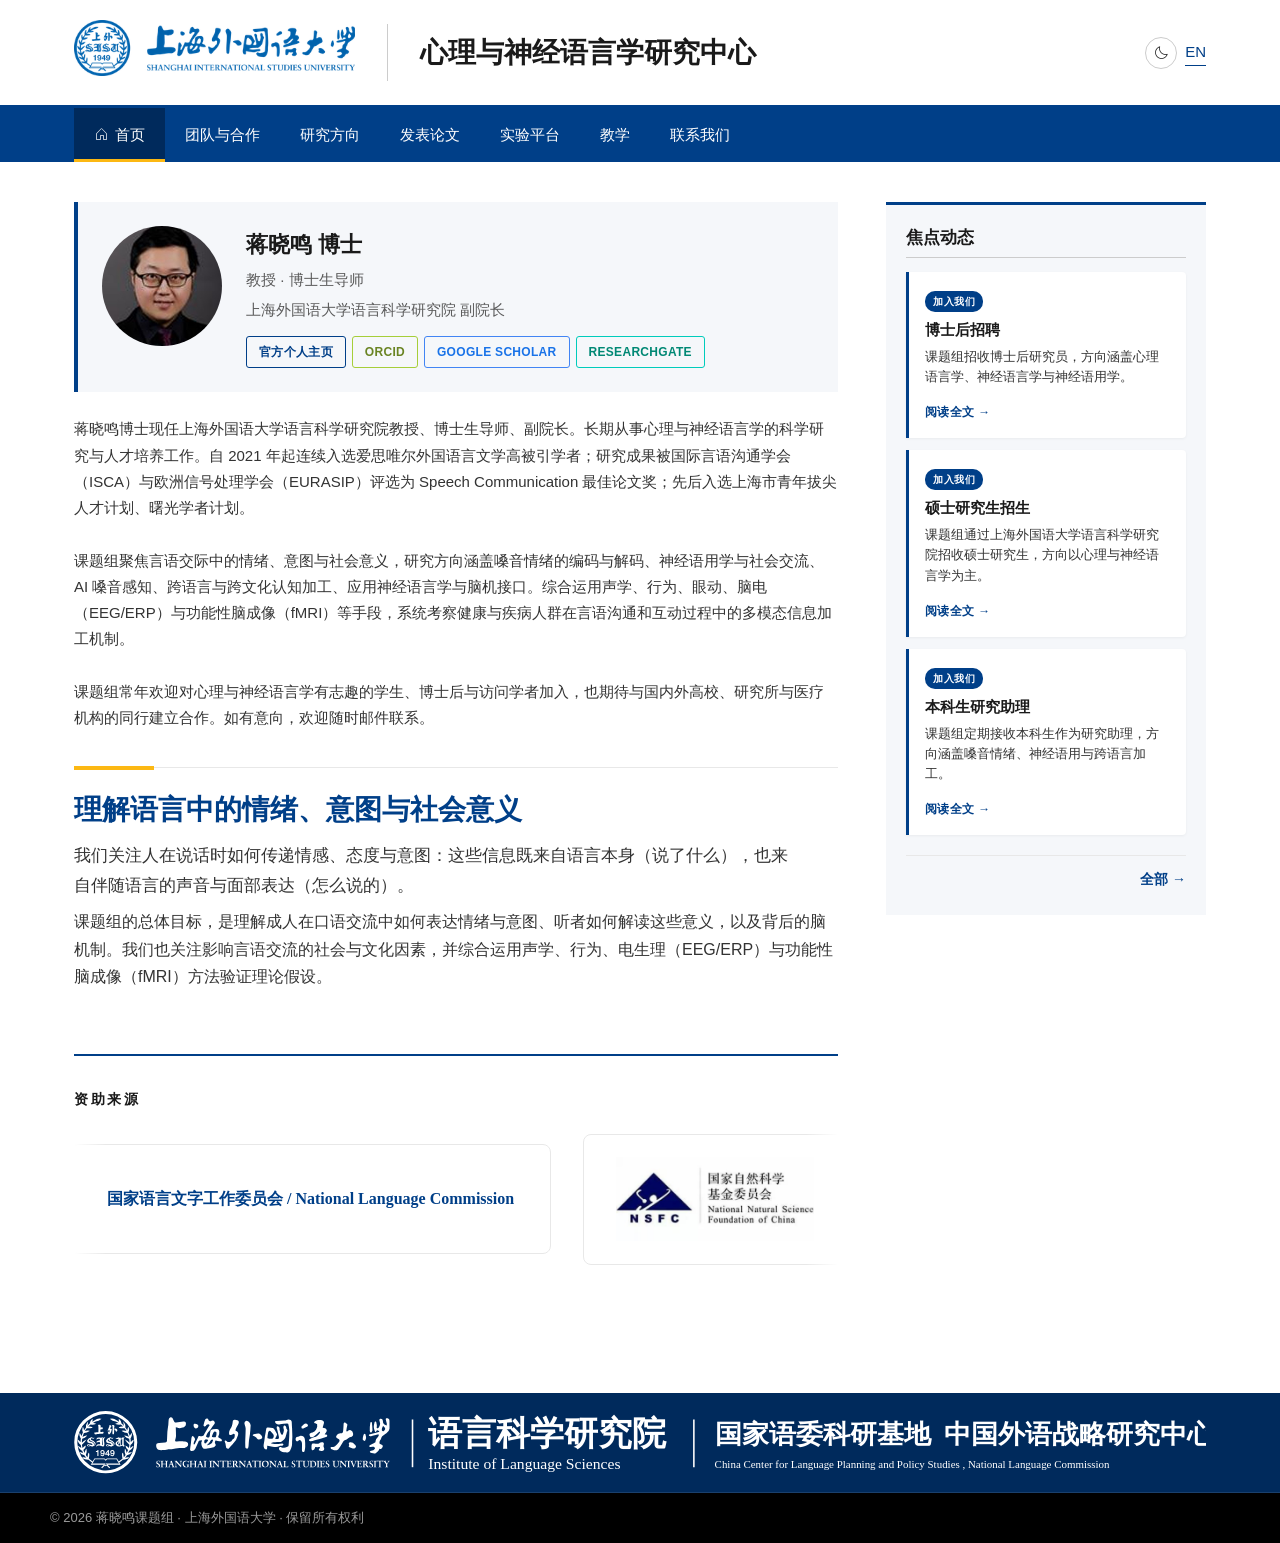
<file: index.html>
<!DOCTYPE html>
<html lang="zh-CN">
<head>
  <meta charset="UTF-8">
  <meta name="viewport" content="width=device-width, initial-scale=1.0">
  <title>心理与神经语言学研究中心 · 上海外国语大学 语言科学研究院</title>
  <meta name="description" content="上海外国语大学语言科学研究院 心理与神经语言学研究中心主页 · Homepage of the Research Center of Psycholinguistics & Neurolinguistics, Institute of Language Sciences, Shanghai International Studies University. 蒋晓鸣教授课题组，研究方向涵盖嗓音情绪、神经语用学、AI 嗓音感知与跨语言认知 / Prof. Xiaoming Jiang's lab — vocal emotion, neuropragmatics, AI voice perception, cross-linguistic cognition.">
  <meta name="keywords" content="心理语言学, 神经语言学, 嗓音情绪, 神经语用学, 蒋晓鸣, 上海外国语大学, psycholinguistics, neurolinguistics, vocal emotion, neuropragmatics, Xiaoming Jiang, SISU">
  <!-- Open Graph -->
  <meta property="og:type" content="website">
  <meta property="og:title" content="心理与神经语言学研究中心 · Research Center of Psycholinguistics & Neurolinguistics">
  <meta property="og:description" content="上海外国语大学语言科学研究院 蒋晓鸣教授课题组 · Prof. Xiaoming Jiang's lab at SISU — vocal emotion, neuropragmatics, AI voice perception.">
  <meta property="og:url" content="https://xmjiang-lab.github.io/">
  <meta property="og:site_name" content="心理与神经语言学研究中心 · Research Center of Psycholinguistics & Neurolinguistics">
  <meta property="og:locale" content="zh_CN">
  <meta property="og:locale:alternate" content="en_US">
  <meta property="og:image" content="https://xmjiang-lab.github.io/assets/images/logos/sisu-brand.png">
  <!-- Twitter Card -->
  <meta name="twitter:card" content="summary">
  <meta name="twitter:title" content="心理与神经语言学研究中心 · Jiang Lab @ SISU">
  <meta name="twitter:description" content="Prof. Xiaoming Jiang's lab at Shanghai International Studies University — psycholinguistics, neurolinguistics, vocal emotion.">
  <meta name="twitter:image" content="https://xmjiang-lab.github.io/assets/images/logos/sisu-brand.png">
  <link rel="canonical" href="https://xmjiang-lab.github.io/">
  <link rel="stylesheet" href="assets/css/style.css">
  <link rel="stylesheet" href="assets/fonts/phosphor/style.css">
  <link rel="icon" type="image/svg+xml" href="favicon.svg">
</head>
<body data-page="home">

<div id="header-slot"></div>

<main id="main">
  <div class="page-grid">
    <div class="main-col">
      <div class="pi-card">
        <div class="pi-card-inner">
          <div class="pi-photo">
            <img src="assets/images/people/xiaoming-jiang.jpg" alt="蒋晓鸣 Xiaoming Jiang"
                 onerror="this.outerHTML='<div class=&quot;photo-placeholder&quot;>蒋</div>'">
          </div>
          <div class="pi-info">
            <div class="pi-name" data-i18n="home.pi_title">蒋晓鸣 博士</div>
            <div class="pi-meta" data-i18n="home.pi_subtitle">教授 · 博士生导师</div>
            <div class="pi-meta pi-meta-role-extra" data-i18n="home.pi_role_extra">上海外国语大学语言科学研究院 副院长</div>
            <div class="pi-links">
              <a class="ln-home"    href="https://ilas.shisu.edu.cn/21/0f/c18209a205071/page.htm" target="_blank" rel="noopener noreferrer" data-i18n="home.ilas_link">官方个人主页</a>
              <a class="ln-orcid"   href="https://orcid.org/0000-0002-5171-9774" target="_blank" rel="noopener noreferrer">ORCID</a>
              <a class="ln-scholar" href="https://scholar.google.com/citations?user=iF2CM7sAAAAJ&amp;hl=en" target="_blank" rel="noopener noreferrer">Google Scholar</a>
              <a class="ln-rg"      href="https://www.researchgate.net/profile/Xiaoming-Jiang-3" target="_blank" rel="noopener noreferrer">ResearchGate</a>
            </div>
          </div>
        </div>
      </div>

      <div class="pi-bio" data-i18n="home.pi_bio"></div>

      <section class="lab-intro" aria-labelledby="lab-intro-h">
        <h1 id="lab-intro-h" class="lab-intro-title" data-i18n="home.h1">理解语言中的情绪、意图与社会意义</h1>
        <p class="lab-intro-sub" data-i18n="home.p1">我们关注人在说话时如何传递情感、态度与意图：这些信息既来自语言本身（说了什么），也来自伴随语言的声音与面部表达（怎么说的）。</p>
      </section>

      <p data-i18n="home.p2">课题组的总体目标，是理解成人在口语交流中如何表达情绪与意图、听者如何解读这些意义，以及背后的脑机制。我们也关注影响言语交流的社会与文化因素，并综合运用声学、行为、电生理（EEG/ERP）与功能性脑成像（fMRI）方法验证理论假设。</p>

      <div id="funders-row" class="funders-row">
        <span class="label" data-i18n="home.funded_by">资助与合作</span>
        <!-- Cards rendered dynamically from assets/data/funders.json -->
      </div>
    </div>

    <aside id="sidebar">
      <p style="font-size:0.875rem; color:#888;">Loading…</p>
    </aside>
  </div>
</main>

<div id="footer-slot"></div>

<script src="assets/js/main.js"></script>
</body>
</html>
</file>
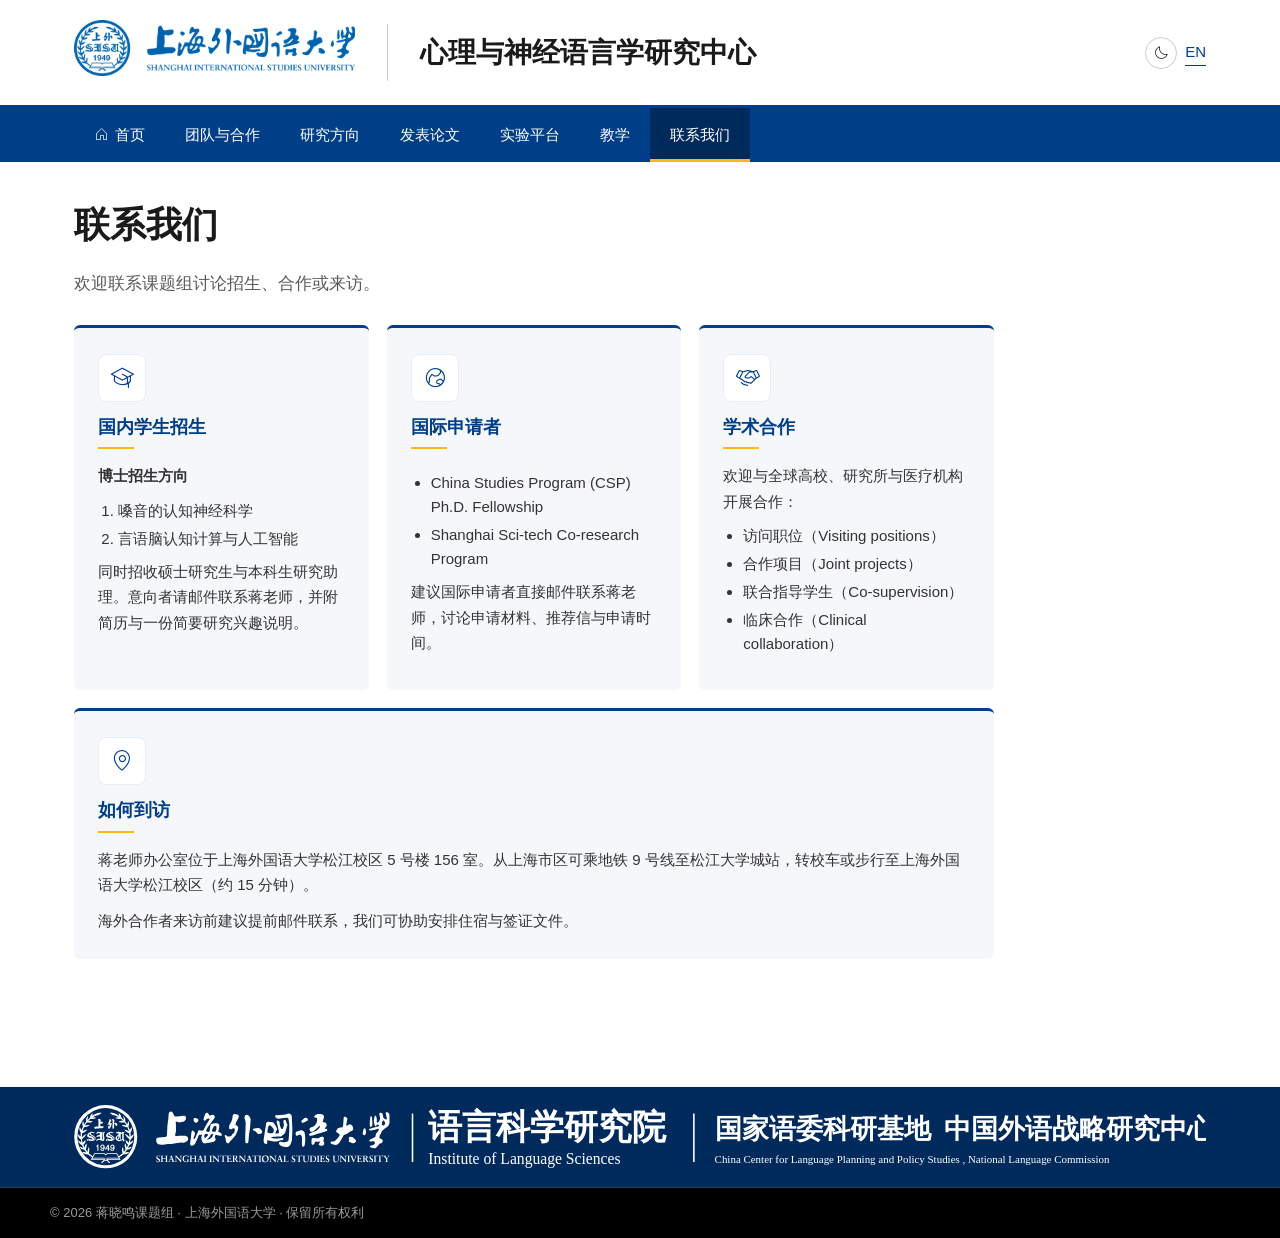
<file: contact.html>
<!DOCTYPE html>
<html lang="zh-CN">
<head>
  <meta charset="UTF-8">
  <meta name="viewport" content="width=device-width, initial-scale=1.0">
  <title>联系我们 · 心理与神经语言学研究中心 · 上海外国语大学</title>
  <meta name="description" content="研究中心招生（博士/硕士/本科）、国际申请、学术合作与到访说明 · Admissions (Ph.D./Master's/Undergraduate), international applicants, collaboration, and visiting information for the Research Center of Psycholinguistics & Neurolinguistics, Shanghai International Studies University.">
  <meta property="og:type" content="website">
  <meta property="og:title" content="联系我们 · Contact — Jiang Lab @ SISU">
  <meta property="og:description" content="Admissions, collaboration, and visiting info for Prof. Xiaoming Jiang's lab.">
  <meta property="og:url" content="https://xmjiang-lab.github.io/contact.html">
  <meta property="og:site_name" content="心理与神经语言学研究中心 · Research Center of Psycholinguistics & Neurolinguistics">
  <meta property="og:locale" content="zh_CN">
  <meta property="og:locale:alternate" content="en_US">
  <meta property="og:image" content="https://xmjiang-lab.github.io/assets/images/logos/sisu-brand.png">
  <meta name="twitter:card" content="summary">
  <meta name="twitter:title" content="Contact · Jiang Lab @ SISU">
  <meta name="twitter:description" content="Admissions, collaboration, and visiting info.">
  <meta name="twitter:image" content="https://xmjiang-lab.github.io/assets/images/logos/sisu-brand.png">
  <link rel="canonical" href="https://xmjiang-lab.github.io/contact.html">
  <link rel="stylesheet" href="assets/css/style.css">
  <link rel="stylesheet" href="assets/fonts/phosphor/style.css">
  <link rel="icon" type="image/svg+xml" href="favicon.svg">
</head>
<body data-page="contact">

<div id="header-slot"></div>

<main id="main" class="page-single">
  <div class="main-col">
    <h1 data-i18n="contact.h1">联系我们</h1>
    <p class="contact-intro" data-i18n="contact.intro">欢迎联系课题组讨论招生、合作或来访。</p>

    <div class="contact-cards-grid">

      <article class="contact-card">
        <span class="contact-card-icon"><i class="ph-light ph-graduation-cap" aria-hidden="true"></i></span>
        <h2 data-i18n="contact.admissions_h">国内学生招生</h2>
        <div class="contact-card-sep" aria-hidden="true"></div>
        <div class="contact-card-body" data-i18n="contact.admissions_body"></div>
      </article>

      <article class="contact-card">
        <span class="contact-card-icon"><i class="ph-light ph-globe-hemisphere-east" aria-hidden="true"></i></span>
        <h2 data-i18n="contact.intl_h">国际申请者</h2>
        <div class="contact-card-sep" aria-hidden="true"></div>
        <div class="contact-card-body" data-i18n="contact.intl_body"></div>
      </article>

      <article class="contact-card">
        <span class="contact-card-icon"><i class="ph-light ph-handshake" aria-hidden="true"></i></span>
        <h2 data-i18n="contact.collab_h">学术合作</h2>
        <div class="contact-card-sep" aria-hidden="true"></div>
        <div class="contact-card-body" data-i18n="contact.collab_body"></div>
      </article>

    </div>

    <article class="contact-card contact-card-wide">
      <span class="contact-card-icon"><i class="ph-light ph-map-pin" aria-hidden="true"></i></span>
      <h2 data-i18n="contact.visit_h">如何到访</h2>
      <div class="contact-card-sep" aria-hidden="true"></div>
      <div class="contact-card-body" data-i18n="contact.visit_body"></div>
    </article>
  </div>
</main>

<div id="footer-slot"></div>
<script src="assets/js/main.js"></script>
</body>
</html>
</file>
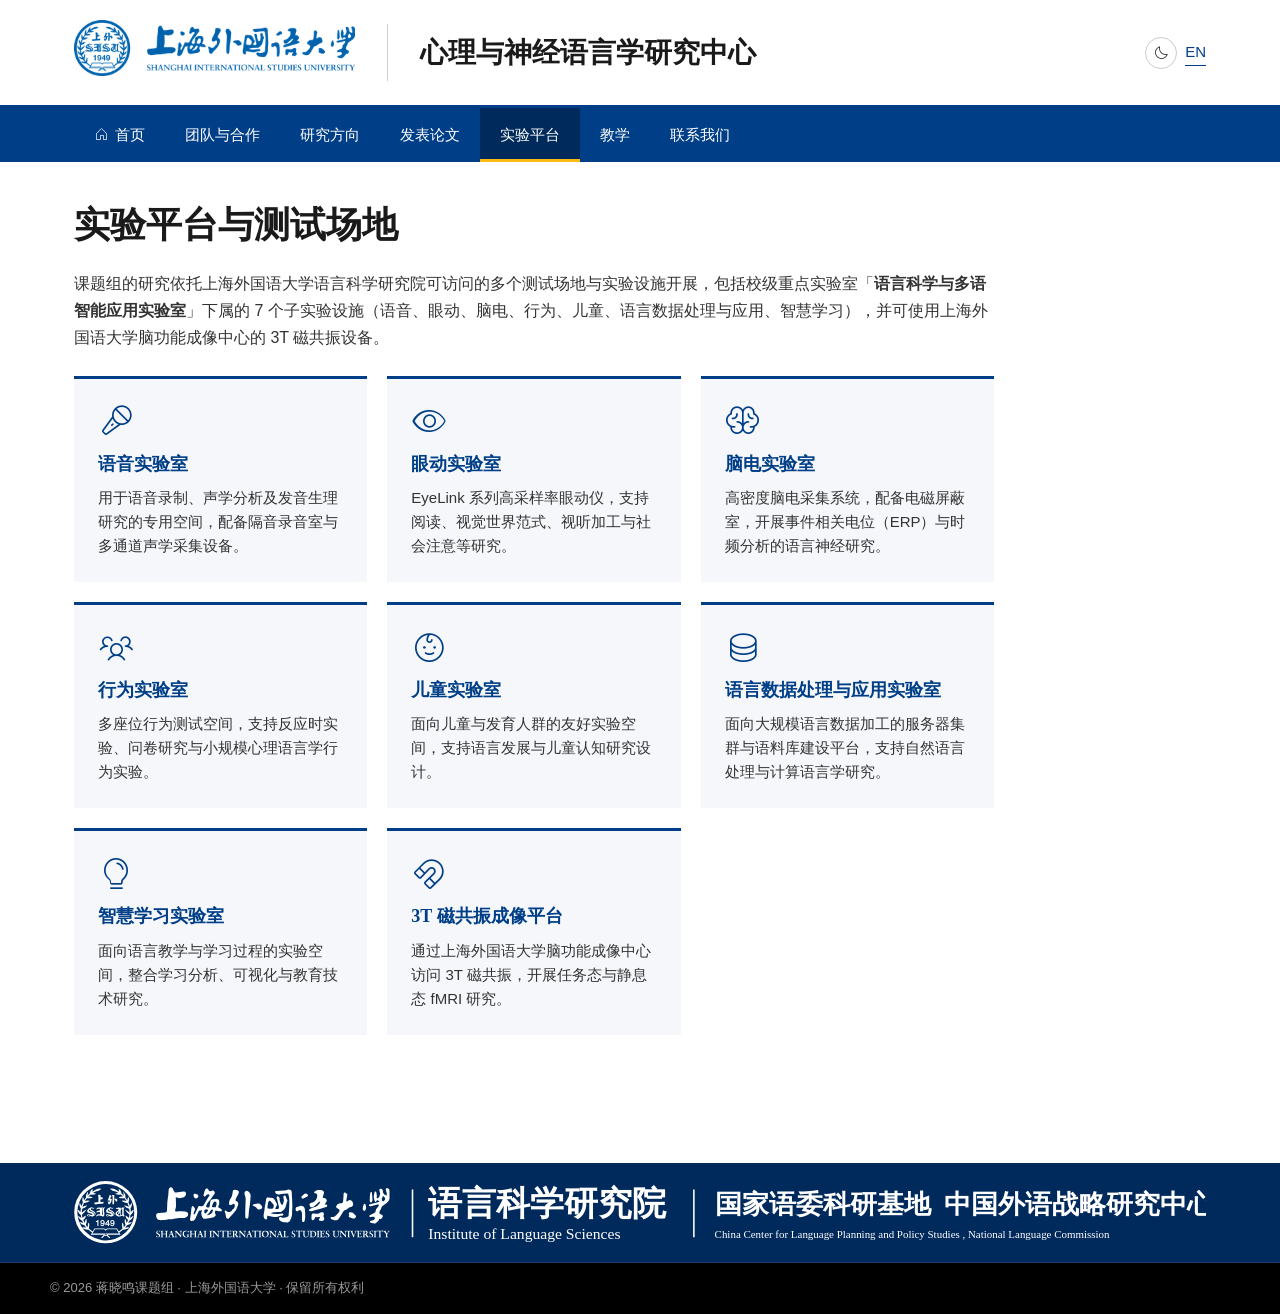
<file: facilities.html>
<!DOCTYPE html>
<html lang="zh-CN">
<head>
  <meta charset="UTF-8">
  <meta name="viewport" content="width=device-width, initial-scale=1.0">
  <title>实验平台 · 心理与神经语言学研究中心 · 上海外国语大学</title>
  <meta name="description" content="实验平台与硬件设施：语音、眼动、脑电、行为、儿童、语言数据处理、智慧学习共 7 个子实验室，3T 磁共振 · Lab facilities: 7 sub-labs (Speech, Eye-tracking, EEG, Behavioural, Child Language, Language Data Processing, Smart Learning) plus 3T MRI at SISU.">
  <meta property="og:type" content="website">
  <meta property="og:title" content="实验平台 · Facilities — Jiang Lab @ SISU">
  <meta property="og:description" content="7 sub-labs (Speech / Eye-tracking / EEG / Behavioural / Child / Language Data / Smart Learning) + 3T MRI access.">
  <meta property="og:url" content="https://xmjiang-lab.github.io/facilities.html">
  <meta property="og:site_name" content="心理与神经语言学研究中心 · Research Center of Psycholinguistics & Neurolinguistics">
  <meta property="og:locale" content="zh_CN">
  <meta property="og:locale:alternate" content="en_US">
  <meta property="og:image" content="https://xmjiang-lab.github.io/assets/images/logos/sisu-brand.png">
  <meta name="twitter:card" content="summary">
  <meta name="twitter:title" content="Facilities · Jiang Lab @ SISU">
  <meta name="twitter:description" content="Speech / Eye-tracking / EEG / Behavioural / Child / Language Data / Smart Learning labs + 3T MRI.">
  <meta name="twitter:image" content="https://xmjiang-lab.github.io/assets/images/logos/sisu-brand.png">
  <link rel="canonical" href="https://xmjiang-lab.github.io/facilities.html">
  <link rel="stylesheet" href="assets/css/style.css">
  <link rel="stylesheet" href="assets/fonts/phosphor/style.css">
  <link rel="icon" type="image/svg+xml" href="favicon.svg">
</head>
<body data-page="facilities">

<div id="header-slot"></div>

<main id="main" class="page-single">
  <div class="main-col">
    <h1 data-i18n="facilities.h1">实验平台与硬件设施</h1>
    <p data-i18n="facilities.intro">上外语言科学研究院为课题组提供国际一流的实验硬件与跨学科合作资源，支持从行为学到神经影像的多层次研究设计。</p>
    <div id="facilities-content">
      <p style="color:#888;">Loading…</p>
    </div>
  </div>
</main>

<div id="footer-slot"></div>
<script src="assets/js/main.js"></script>
</body>
</html>
</file>
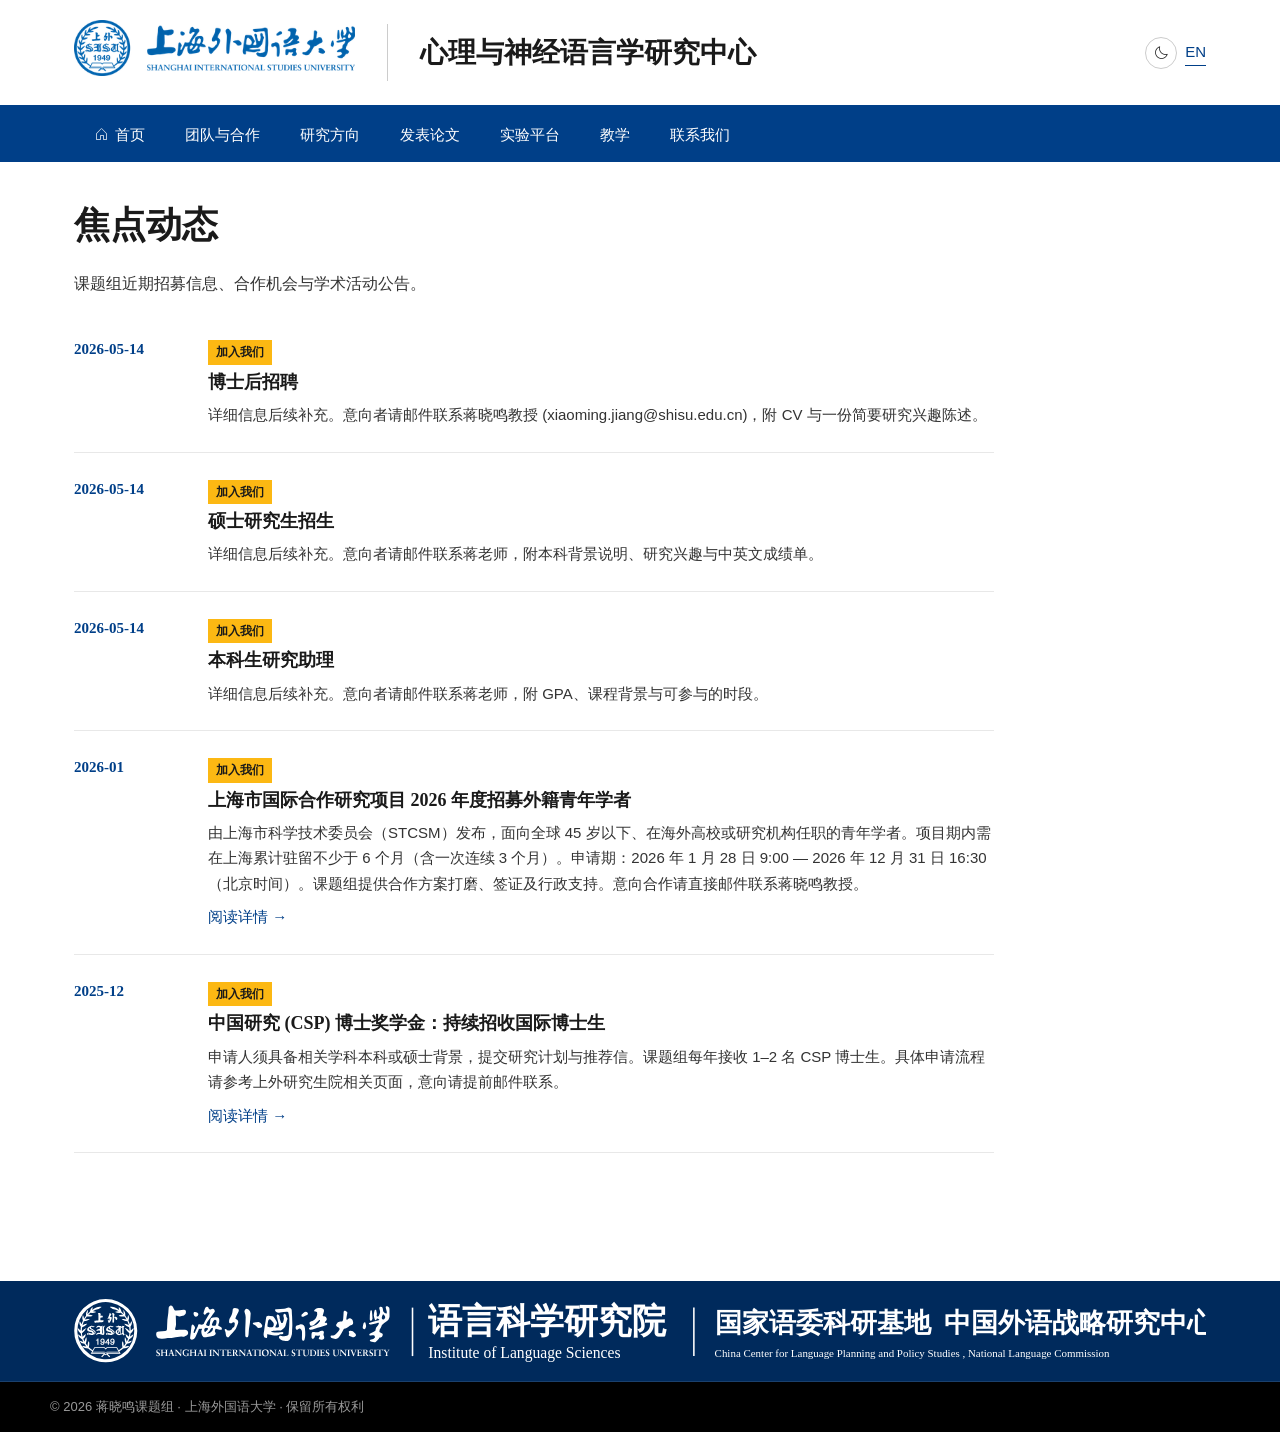
<file: news.html>
<!DOCTYPE html>
<html lang="zh-CN">
<head>
  <meta charset="UTF-8">
  <meta name="viewport" content="width=device-width, initial-scale=1.0">
  <title>焦点动态 · 心理与神经语言学研究中心 · 上海外国语大学</title>
  <meta name="description" content="研究中心近期招募信息、合作机会与学术活动公告 · Recent recruitment calls, collaboration opportunities, and academic activity announcements from the Research Center of Psycholinguistics & Neurolinguistics.">
  <meta property="og:type" content="website">
  <meta property="og:title" content="焦点动态 · Spotlight — Jiang Lab @ SISU">
  <meta property="og:description" content="Recent recruitment, collaboration, and academic activity news from Prof. Xiaoming Jiang's lab.">
  <meta property="og:url" content="https://xmjiang-lab.github.io/news.html">
  <meta property="og:site_name" content="心理与神经语言学研究中心 · Research Center of Psycholinguistics & Neurolinguistics">
  <meta property="og:locale" content="zh_CN">
  <meta property="og:locale:alternate" content="en_US">
  <meta property="og:image" content="https://xmjiang-lab.github.io/assets/images/logos/sisu-brand.png">
  <meta name="twitter:card" content="summary">
  <meta name="twitter:title" content="Spotlight · Jiang Lab @ SISU">
  <meta name="twitter:description" content="Recent recruitment, collaboration, and academic news.">
  <meta name="twitter:image" content="https://xmjiang-lab.github.io/assets/images/logos/sisu-brand.png">
  <link rel="canonical" href="https://xmjiang-lab.github.io/news.html">
  <link rel="stylesheet" href="assets/css/style.css">
  <link rel="stylesheet" href="assets/fonts/phosphor/style.css">
  <link rel="icon" type="image/svg+xml" href="favicon.svg">
</head>
<body data-page="news">

<div id="header-slot"></div>

<main id="main" class="page-single">
  <div class="main-col">
    <h1 data-i18n="news.h1">新闻 与 招募</h1>
    <p data-i18n="news.intro">课题组的招募信息、合作机会与学术活动公告。</p>
    <div id="news-content">
      <p style="color:#888;">Loading…</p>
    </div>
  </div>
</main>

<div id="footer-slot"></div>
<script src="assets/js/main.js"></script>
</body>
</html>
</file>
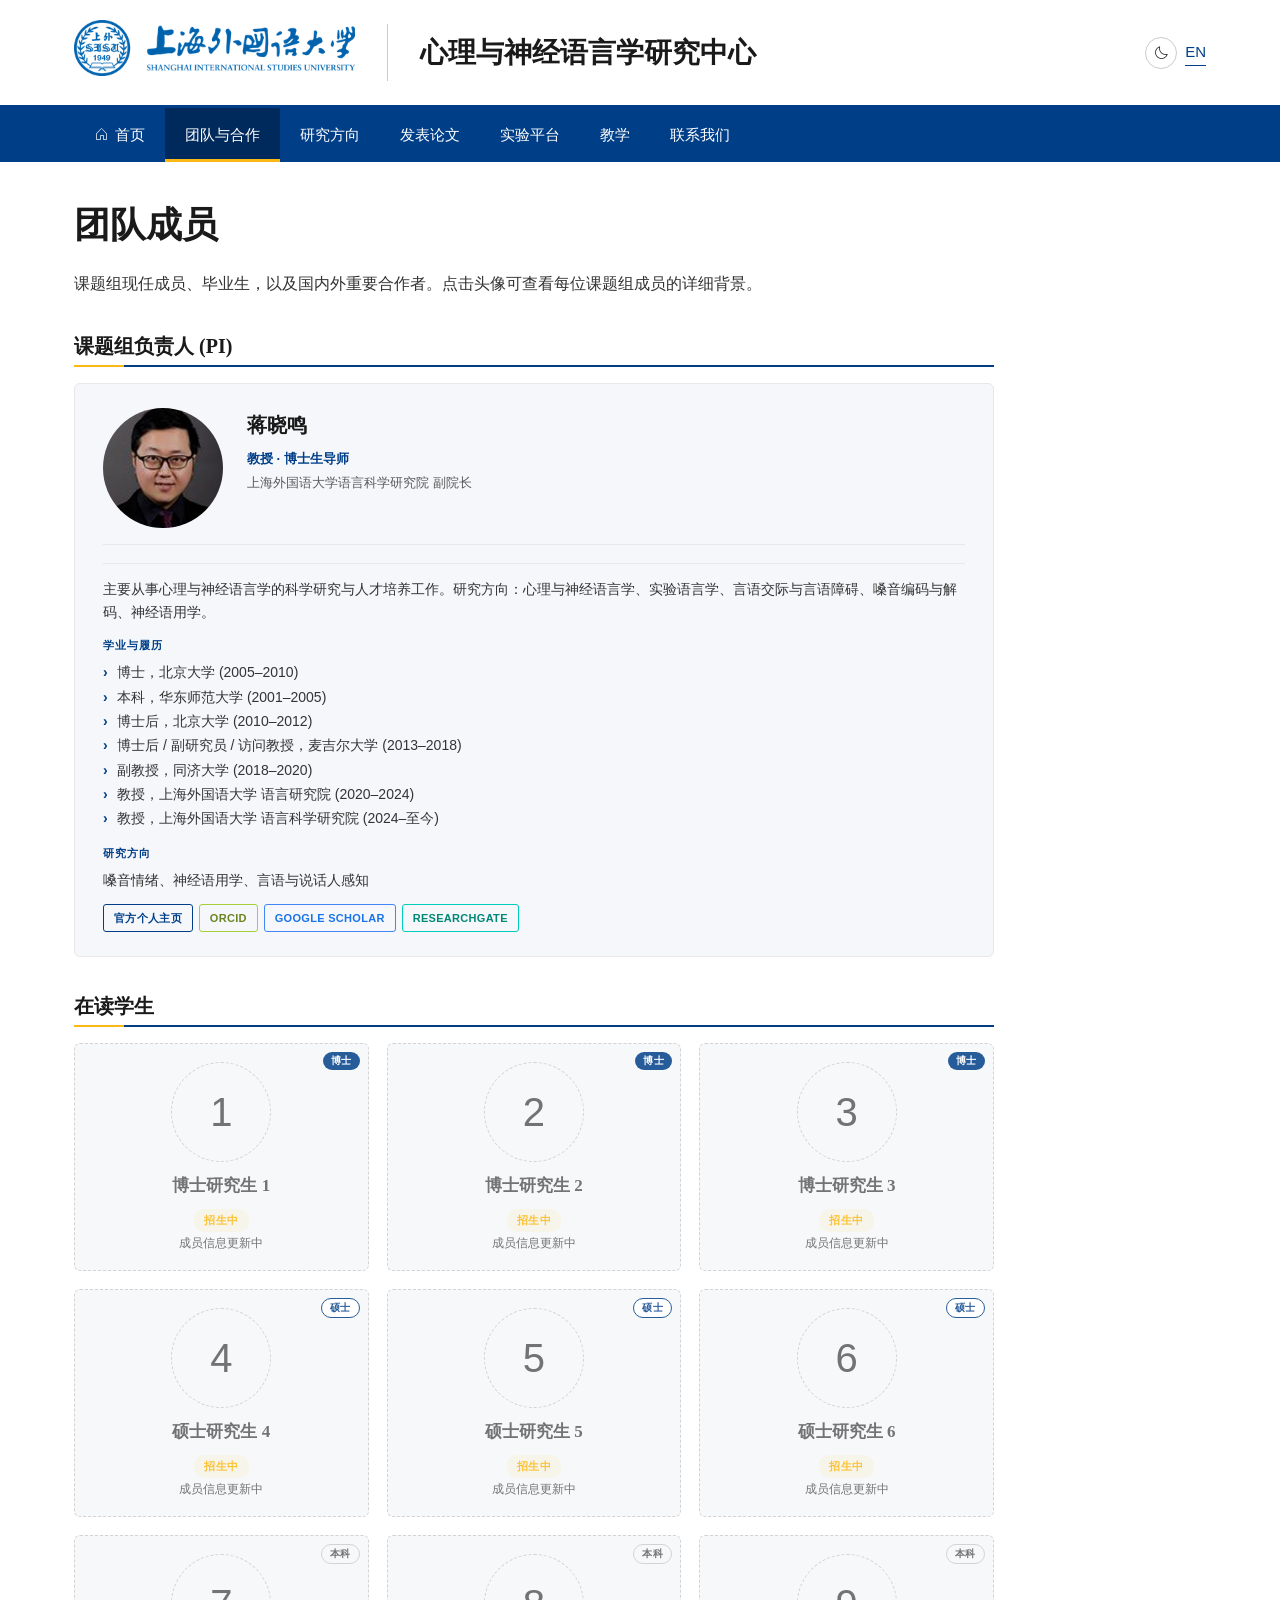
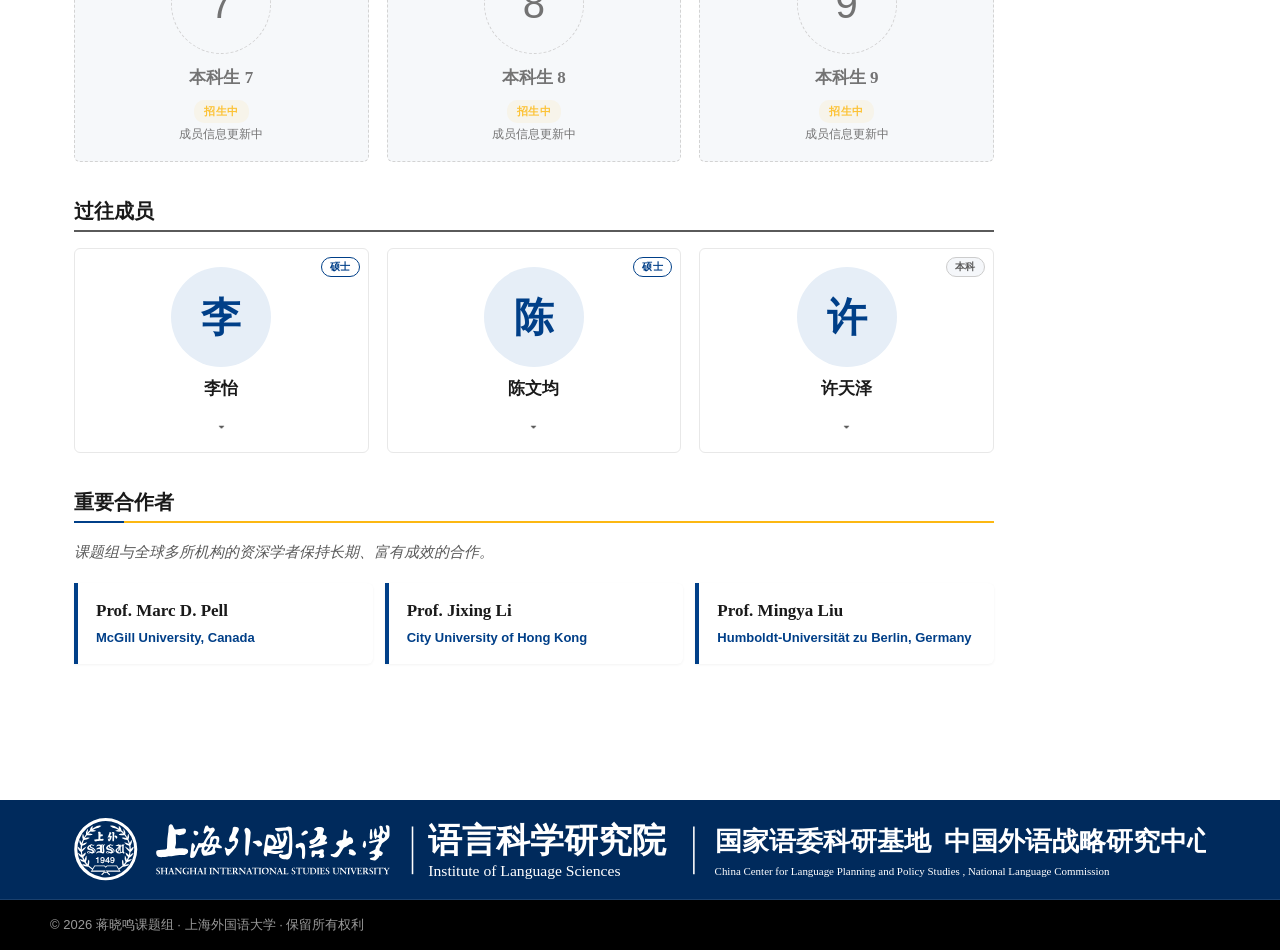
<file: people.html>
<!DOCTYPE html>
<html lang="zh-CN">
<head>
  <meta charset="UTF-8">
  <meta name="viewport" content="width=device-width, initial-scale=1.0">
  <title>团队成员 · 心理与神经语言学研究中心 · 上海外国语大学</title>
  <meta name="description" content="研究中心现任成员、毕业生与国内外重要合作者 · Members, alumni, and key collaborators of the Research Center of Psycholinguistics & Neurolinguistics, Institute of Language Sciences, Shanghai International Studies University. 蒋晓鸣教授 / Prof. Xiaoming Jiang, PI.">
  <meta property="og:type" content="website">
  <meta property="og:title" content="团队成员 · People — Research Center of Psycholinguistics & Neurolinguistics">
  <meta property="og:description" content="Members, alumni, and collaborators of the Research Center of Psycholinguistics & Neurolinguistics at SISU.">
  <meta property="og:url" content="https://xmjiang-lab.github.io/people.html">
  <meta property="og:site_name" content="心理与神经语言学研究中心 · Research Center of Psycholinguistics & Neurolinguistics">
  <meta property="og:locale" content="zh_CN">
  <meta property="og:locale:alternate" content="en_US">
  <meta property="og:image" content="https://xmjiang-lab.github.io/assets/images/logos/sisu-brand.png">
  <meta name="twitter:card" content="summary">
  <meta name="twitter:title" content="People · Jiang Lab @ SISU">
  <meta name="twitter:description" content="Members, alumni, and collaborators of the lab.">
  <meta name="twitter:image" content="https://xmjiang-lab.github.io/assets/images/logos/sisu-brand.png">
  <link rel="canonical" href="https://xmjiang-lab.github.io/people.html">
  <link rel="stylesheet" href="assets/css/style.css">
  <link rel="stylesheet" href="assets/fonts/phosphor/style.css">
  <link rel="icon" type="image/svg+xml" href="favicon.svg">
</head>
<body data-page="people">

<div id="header-slot"></div>

<main id="main" class="page-single">
  <div class="main-col">
    <h1 data-i18n="people.h1">团队成员</h1>
    <p data-i18n="people.intro">课题组当前成员（含 PI、博士后、博士、硕士、本科与访问学者）。点击头像可查看每位成员的详细背景。</p>
    <div id="people-content">
      <p style="color:#888;">Loading…</p>
    </div>
  </div>
</main>

<div id="footer-slot"></div>
<script src="assets/js/main.js"></script>
</body>
</html>
</file>
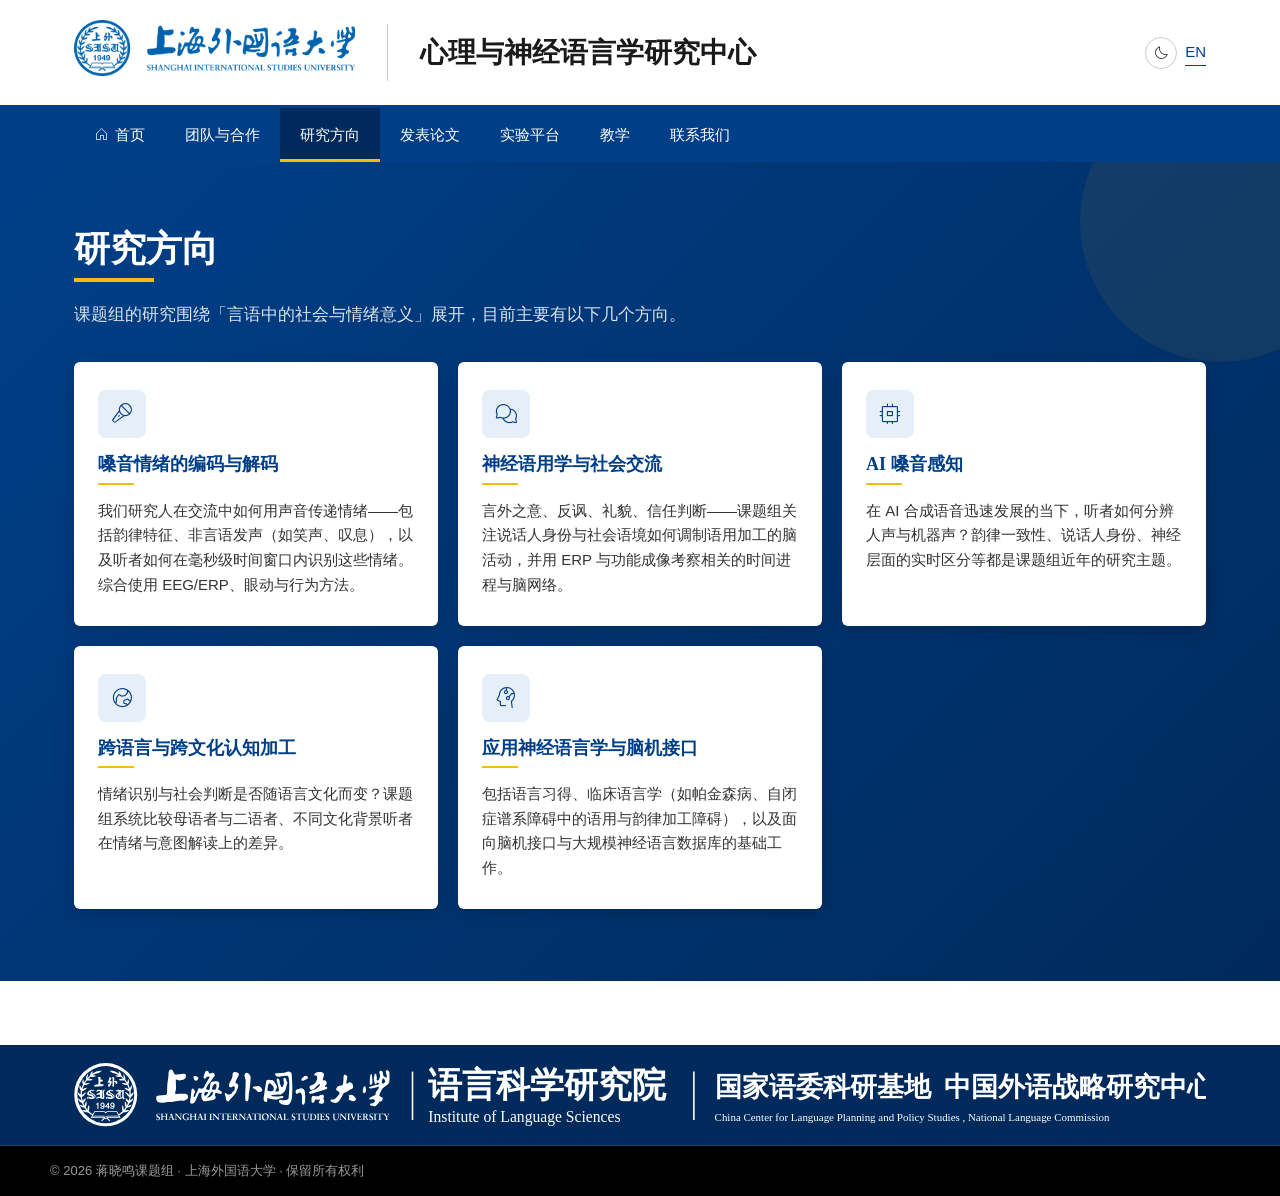
<file: projects.html>
<!DOCTYPE html>
<html lang="zh-CN">
<head>
  <meta charset="UTF-8">
  <meta name="viewport" content="width=device-width, initial-scale=1.0">
  <title>研究方向 · 心理与神经语言学研究中心 · 上海外国语大学</title>
  <meta name="description" content="课题组研究方向：嗓音情绪的编码与解码、神经语用学与社会交流、AI 嗓音感知、跨语言与跨文化认知、应用神经语言学与脑机接口 · Research themes: vocal-emotion encoding/decoding, neuropragmatics, AI voice perception, cross-linguistic cognition, applied neurolinguistics + BMI.">
  <meta property="og:type" content="website">
  <meta property="og:title" content="研究方向 · Research themes — Jiang Lab @ SISU">
  <meta property="og:description" content="Five research themes of Prof. Xiaoming Jiang's lab at Shanghai International Studies University.">
  <meta property="og:url" content="https://xmjiang-lab.github.io/projects.html">
  <meta property="og:site_name" content="心理与神经语言学研究中心 · Research Center of Psycholinguistics & Neurolinguistics">
  <meta property="og:locale" content="zh_CN">
  <meta property="og:locale:alternate" content="en_US">
  <meta property="og:image" content="https://xmjiang-lab.github.io/assets/images/logos/sisu-brand.png">
  <meta name="twitter:card" content="summary">
  <meta name="twitter:title" content="Research themes · Jiang Lab @ SISU">
  <meta name="twitter:description" content="Vocal emotion · Neuropragmatics · AI voice perception · Cross-linguistic cognition · Applied neurolinguistics.">
  <meta name="twitter:image" content="https://xmjiang-lab.github.io/assets/images/logos/sisu-brand.png">
  <link rel="canonical" href="https://xmjiang-lab.github.io/projects.html">
  <link rel="stylesheet" href="assets/css/style.css">
  <link rel="stylesheet" href="assets/fonts/phosphor/style.css">
  <link rel="icon" type="image/svg+xml" href="favicon.svg">
</head>
<body data-page="projects">

<div id="header-slot"></div>

<main id="main" class="page-themes">
  <section class="themes-section" aria-labelledby="themes-section-title">
    <div class="themes-inner">
      <h1 id="themes-section-title" class="themes-section-title" data-i18n="projects.h1">研究方向</h1>
      <div class="themes-yellow-rule" aria-hidden="true"></div>
      <p class="themes-section-intro" data-i18n="projects.intro">课题组的研究围绕「言语中的社会与情绪意义」展开，目前主要有以下几个方向。</p>
      <div id="projects-content">
        <p style="color:rgba(255,255,255,0.7);">Loading…</p>
      </div>
    </div>
  </section>
</main>

<div id="footer-slot"></div>
<script src="assets/js/main.js"></script>
</body>
</html>
</file>
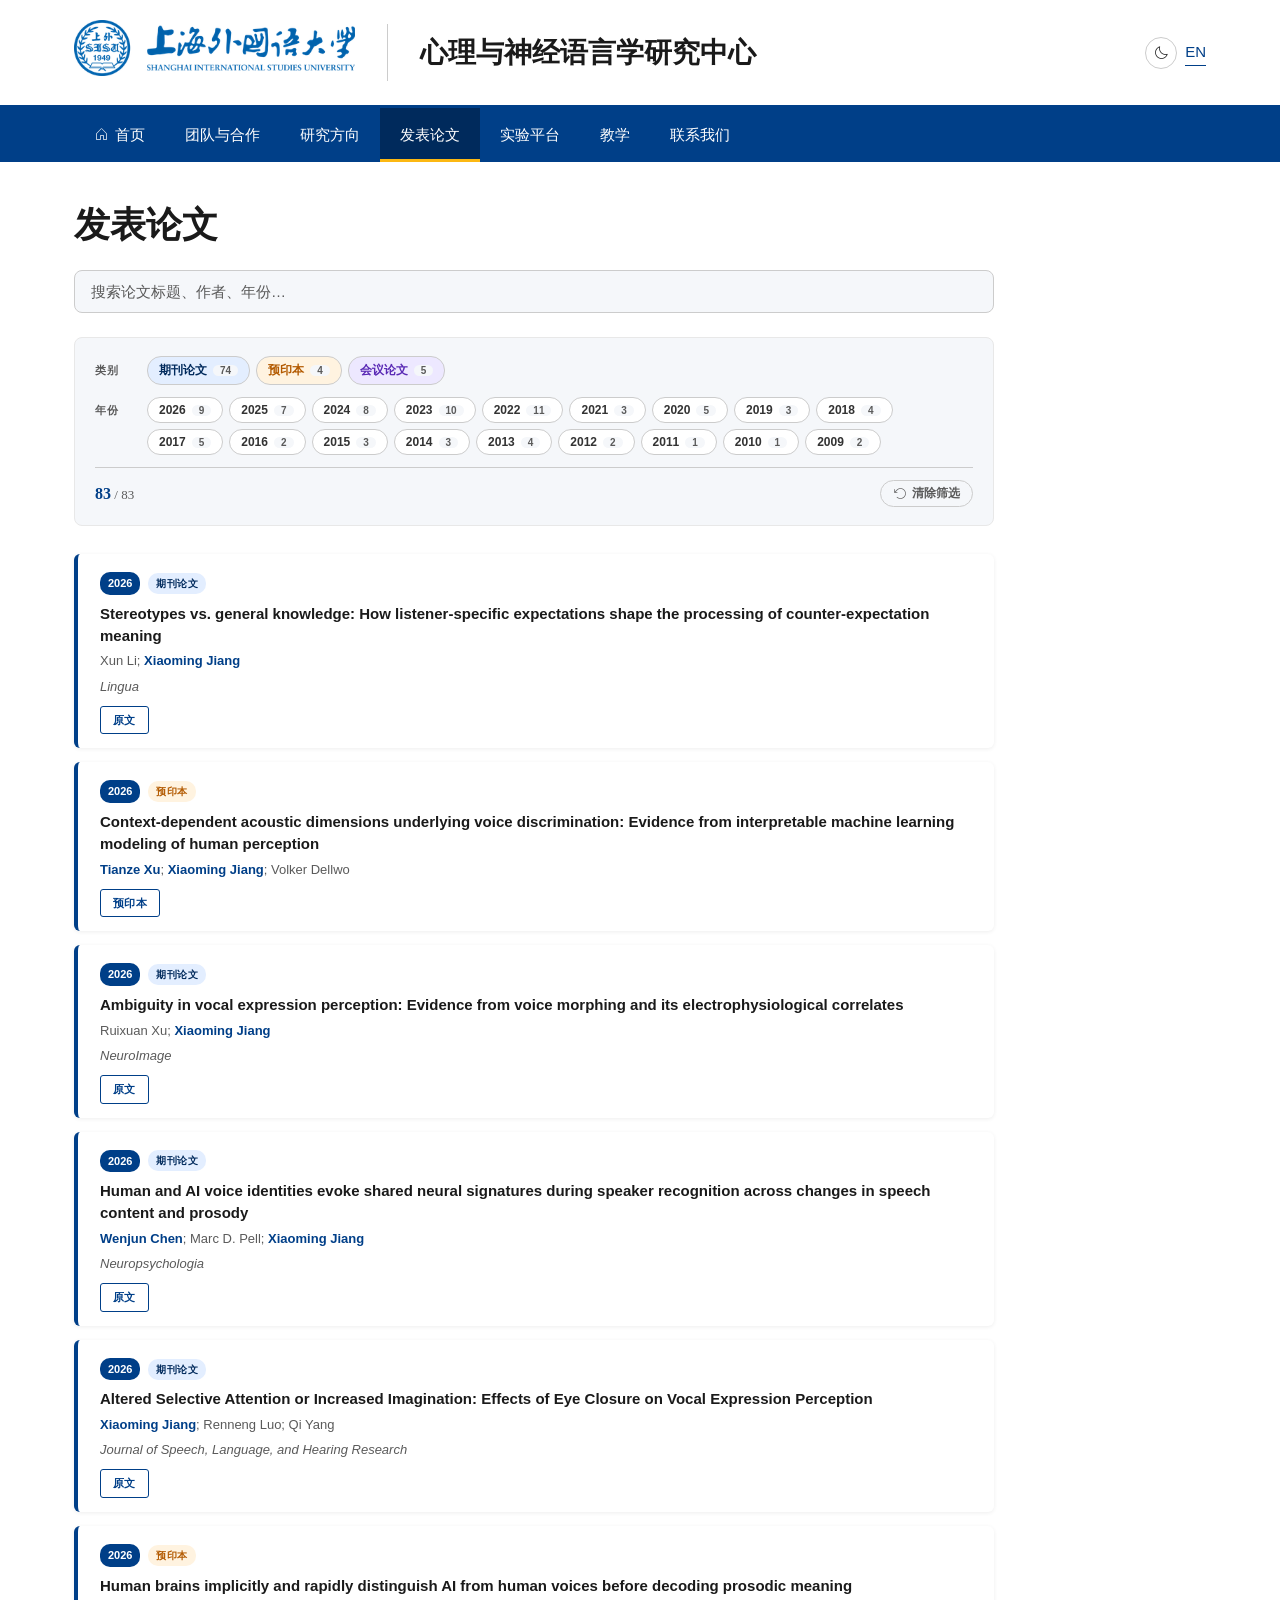
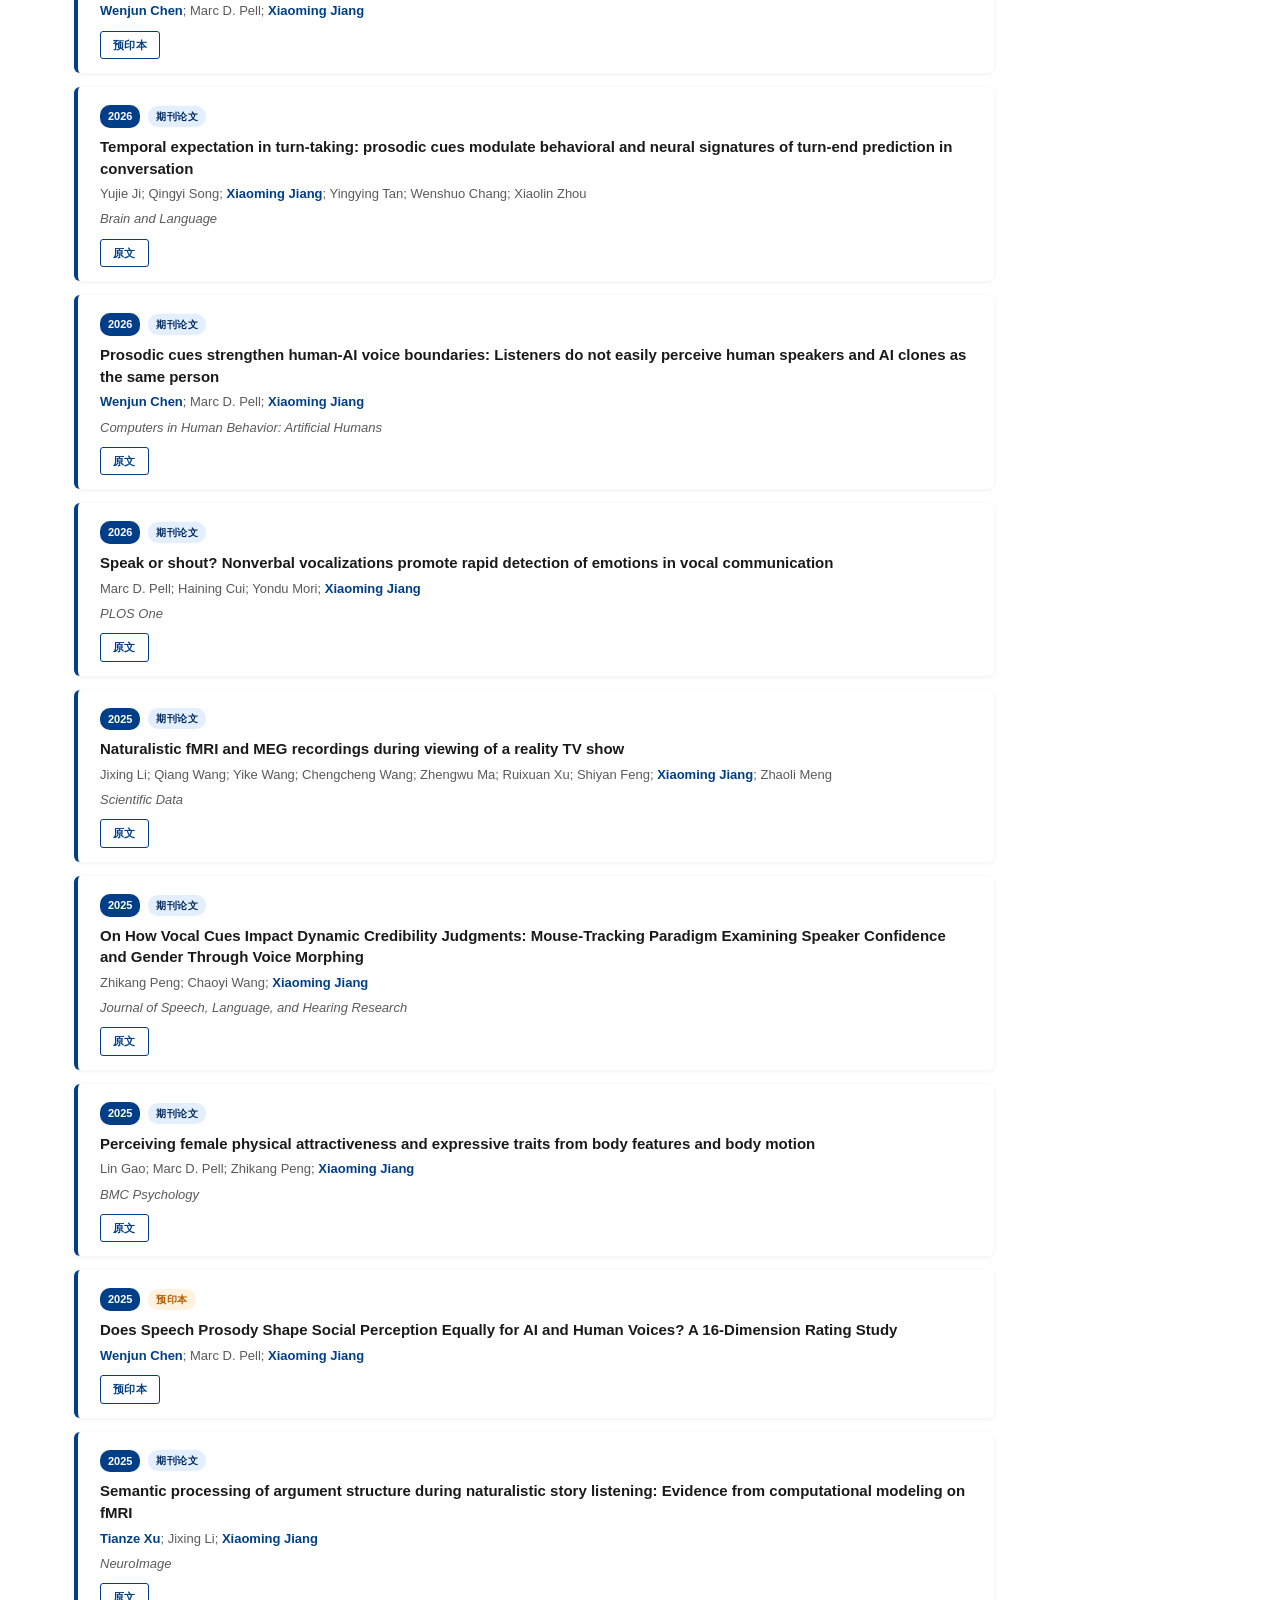
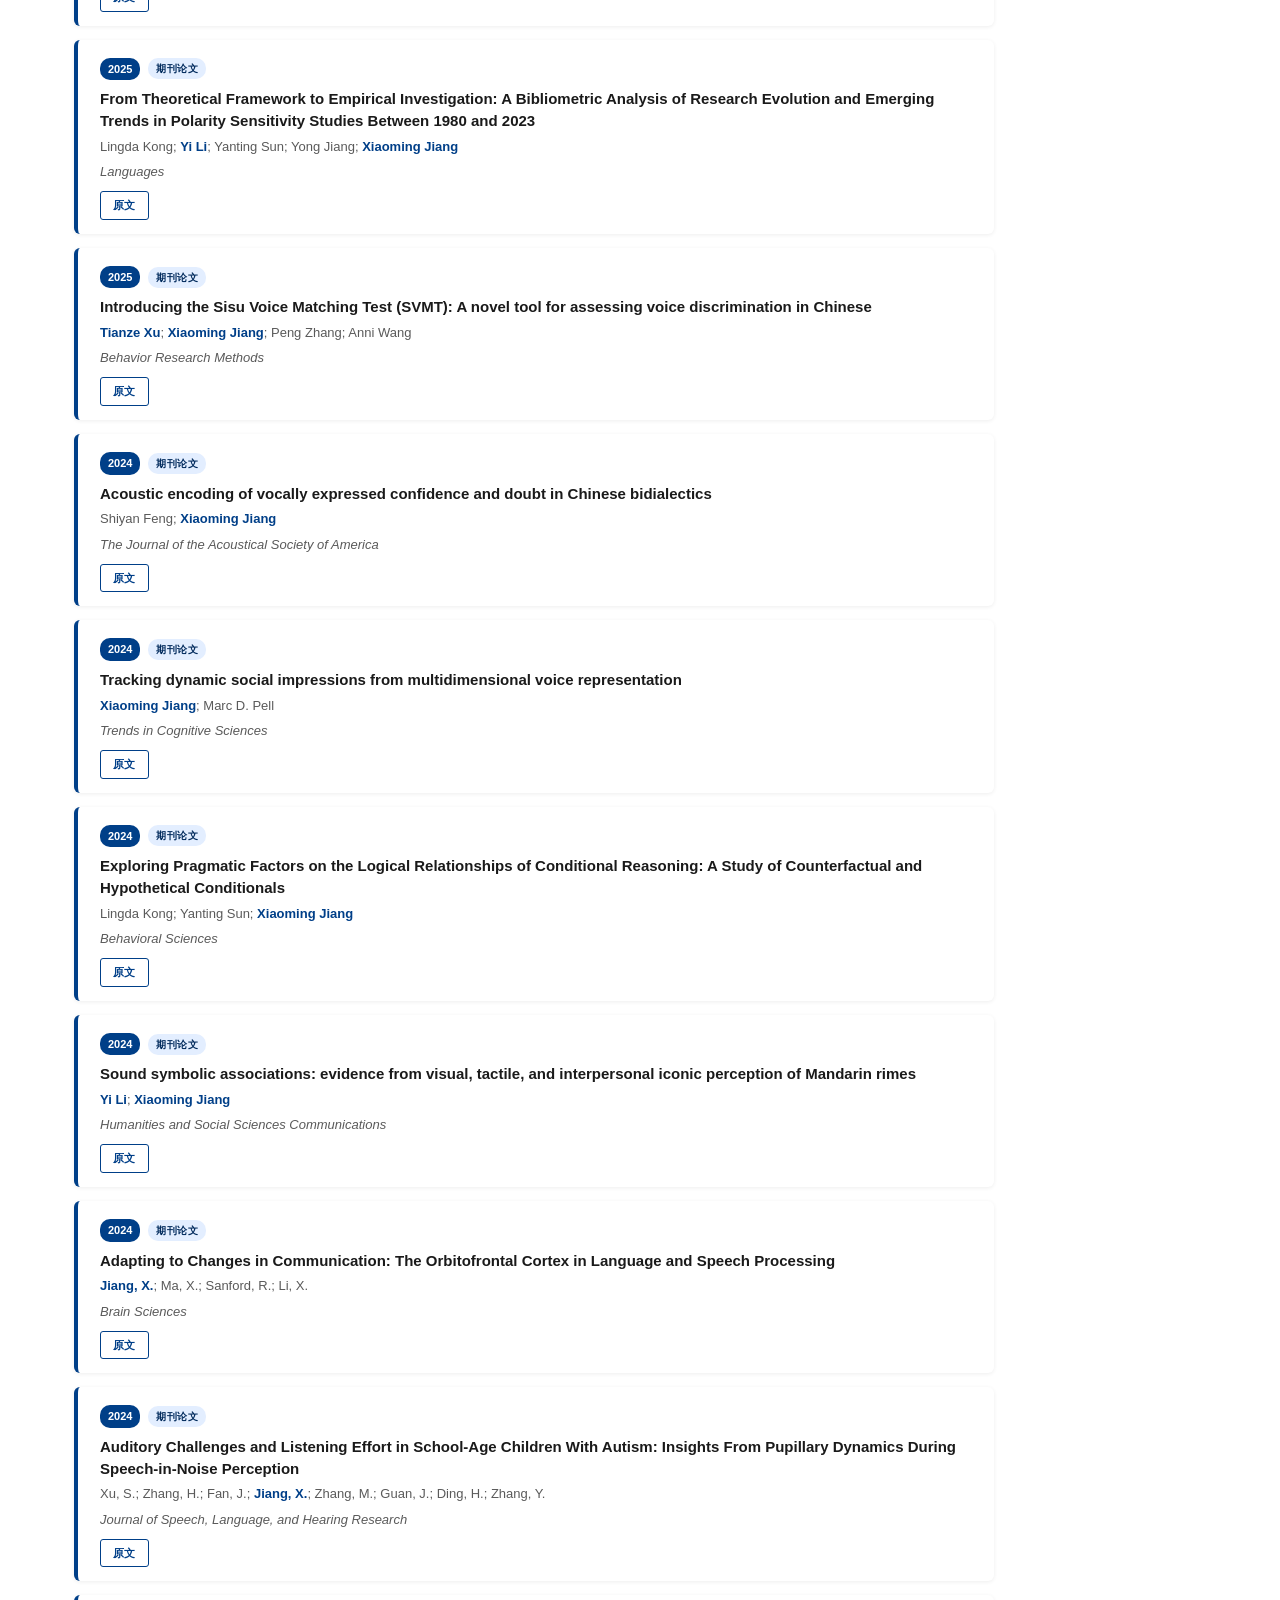
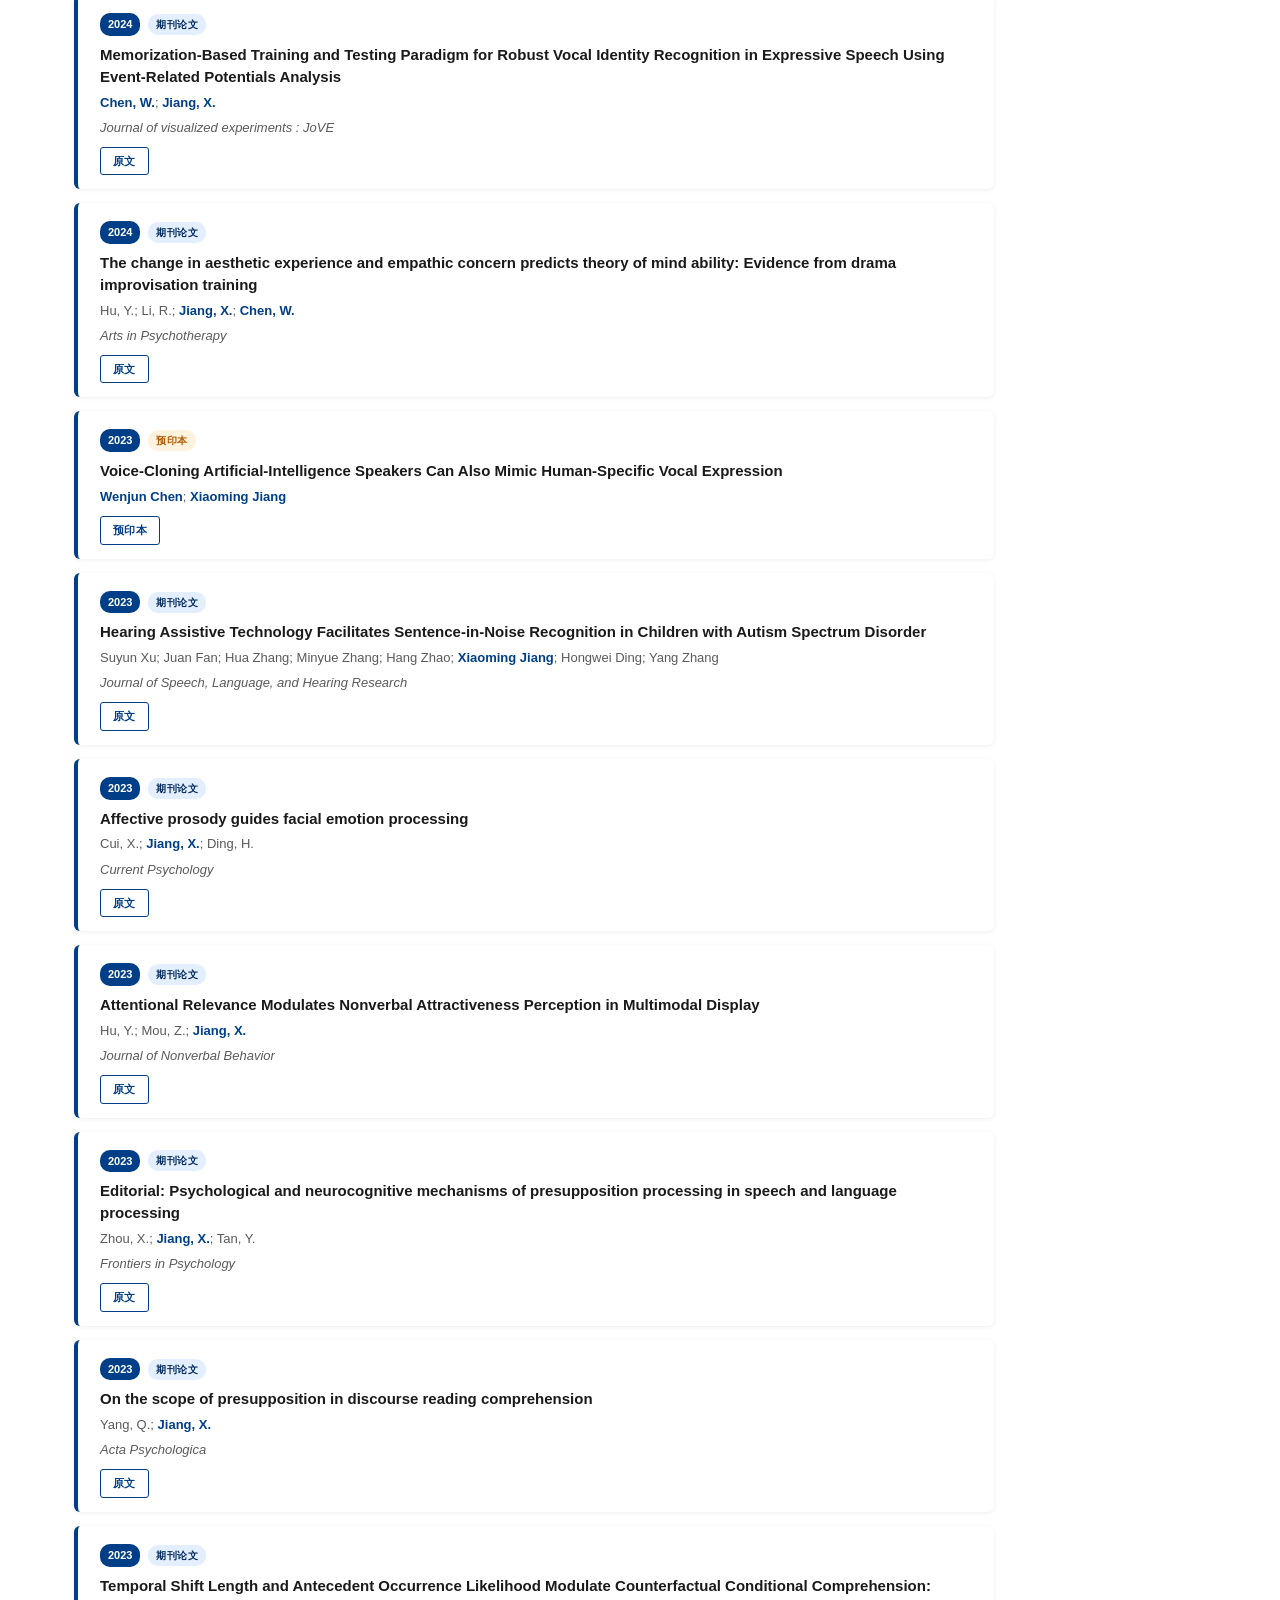
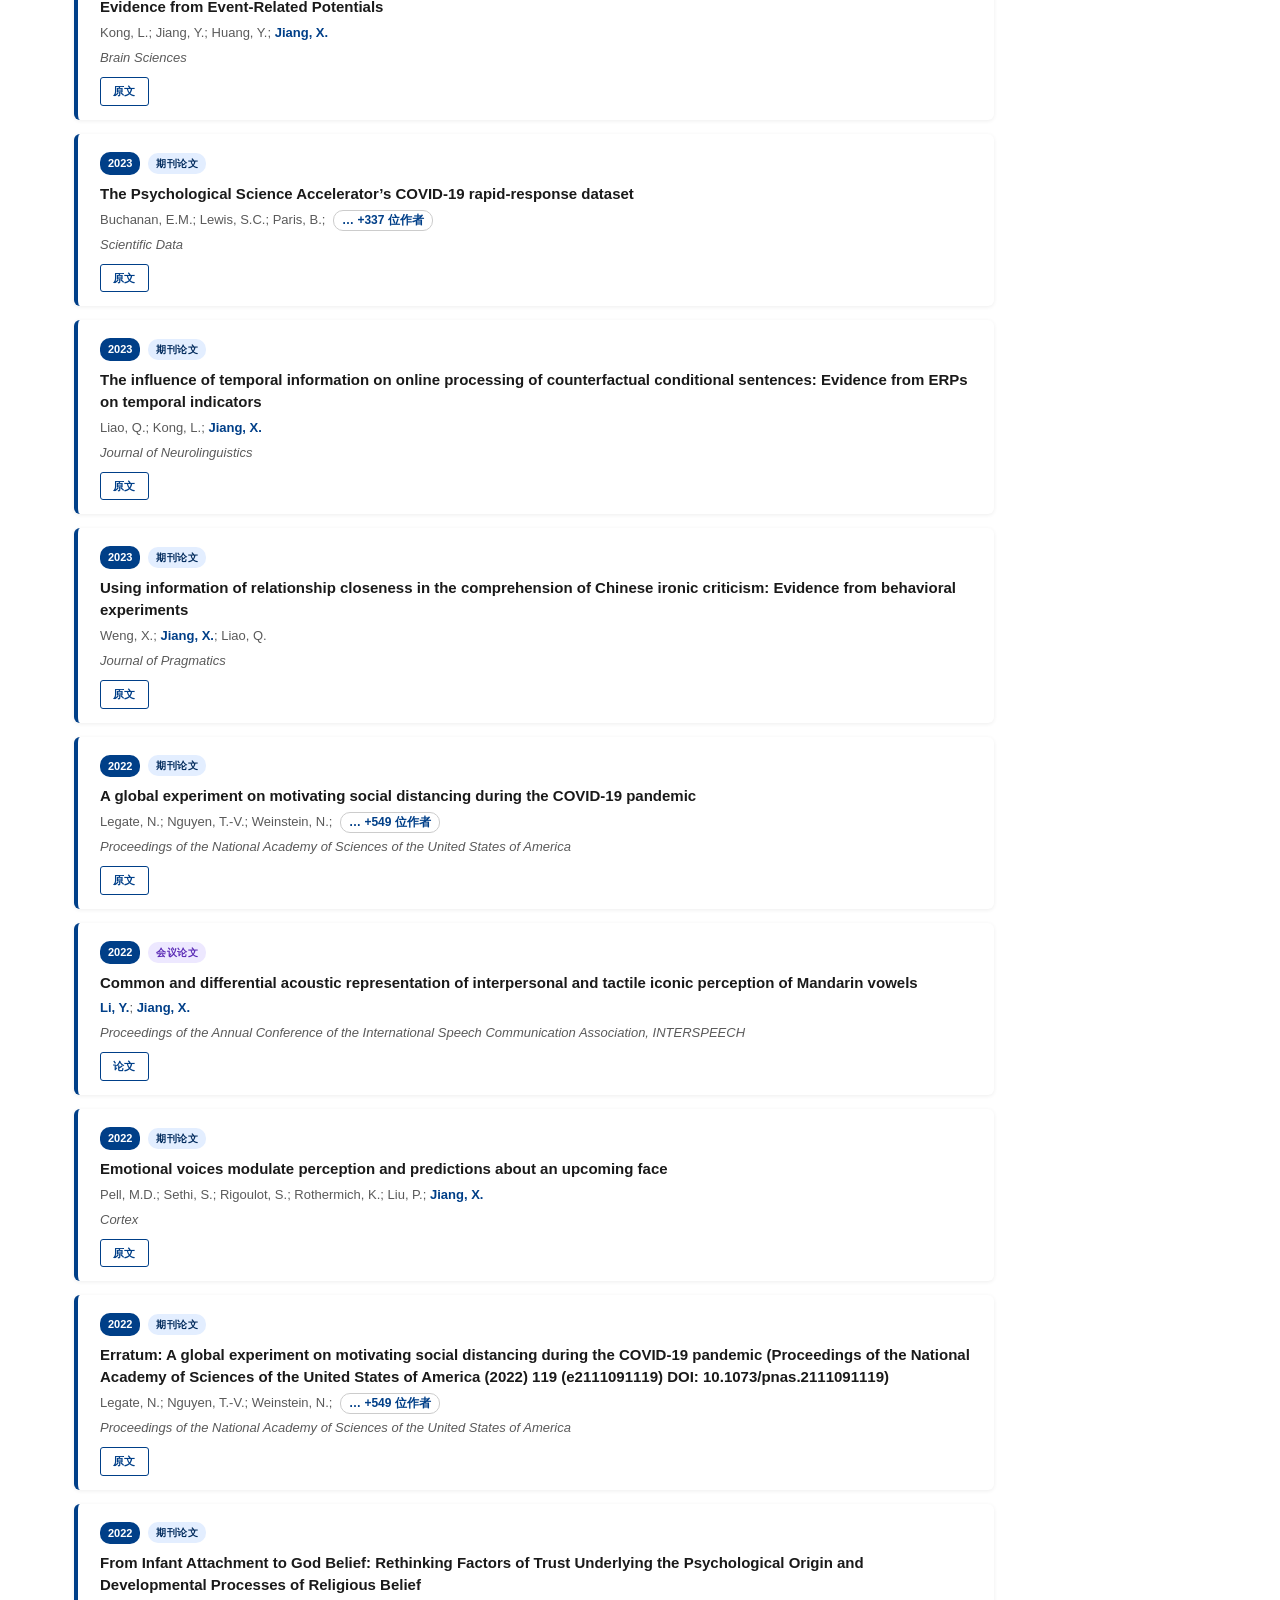
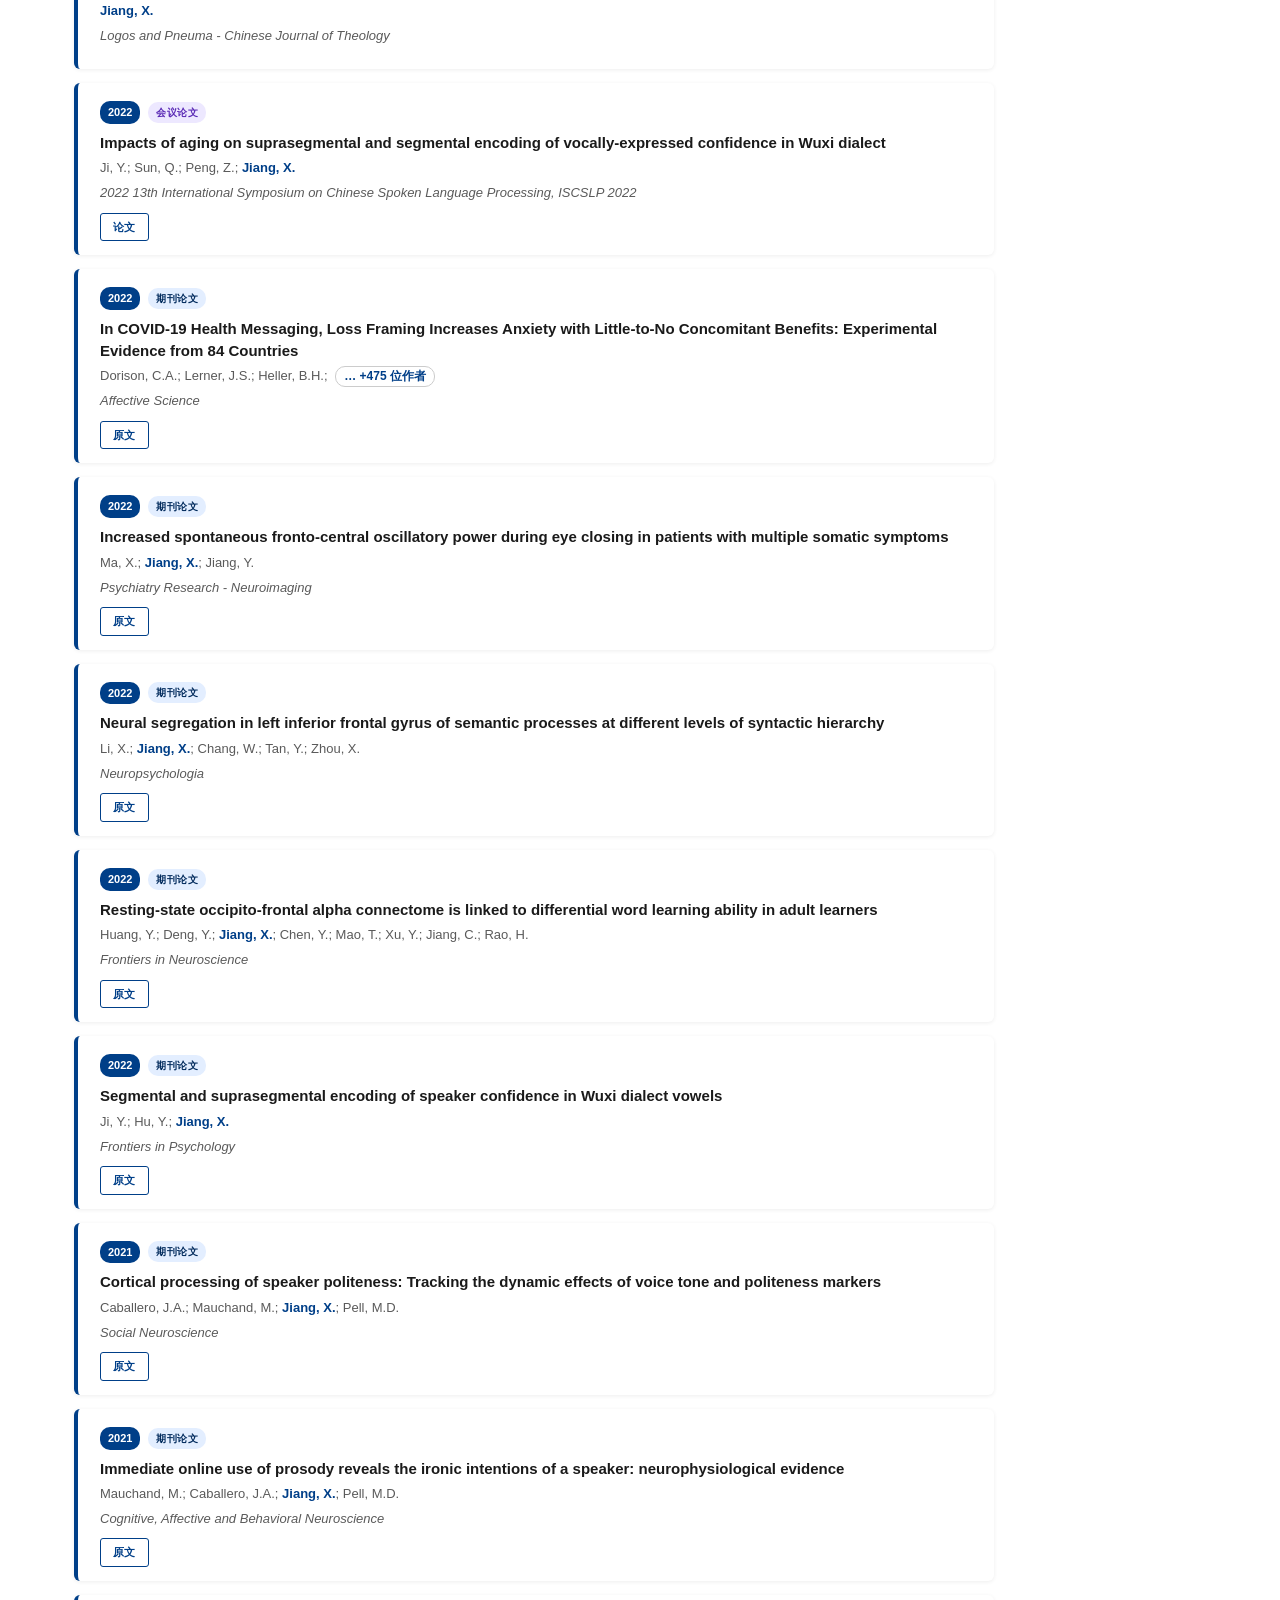
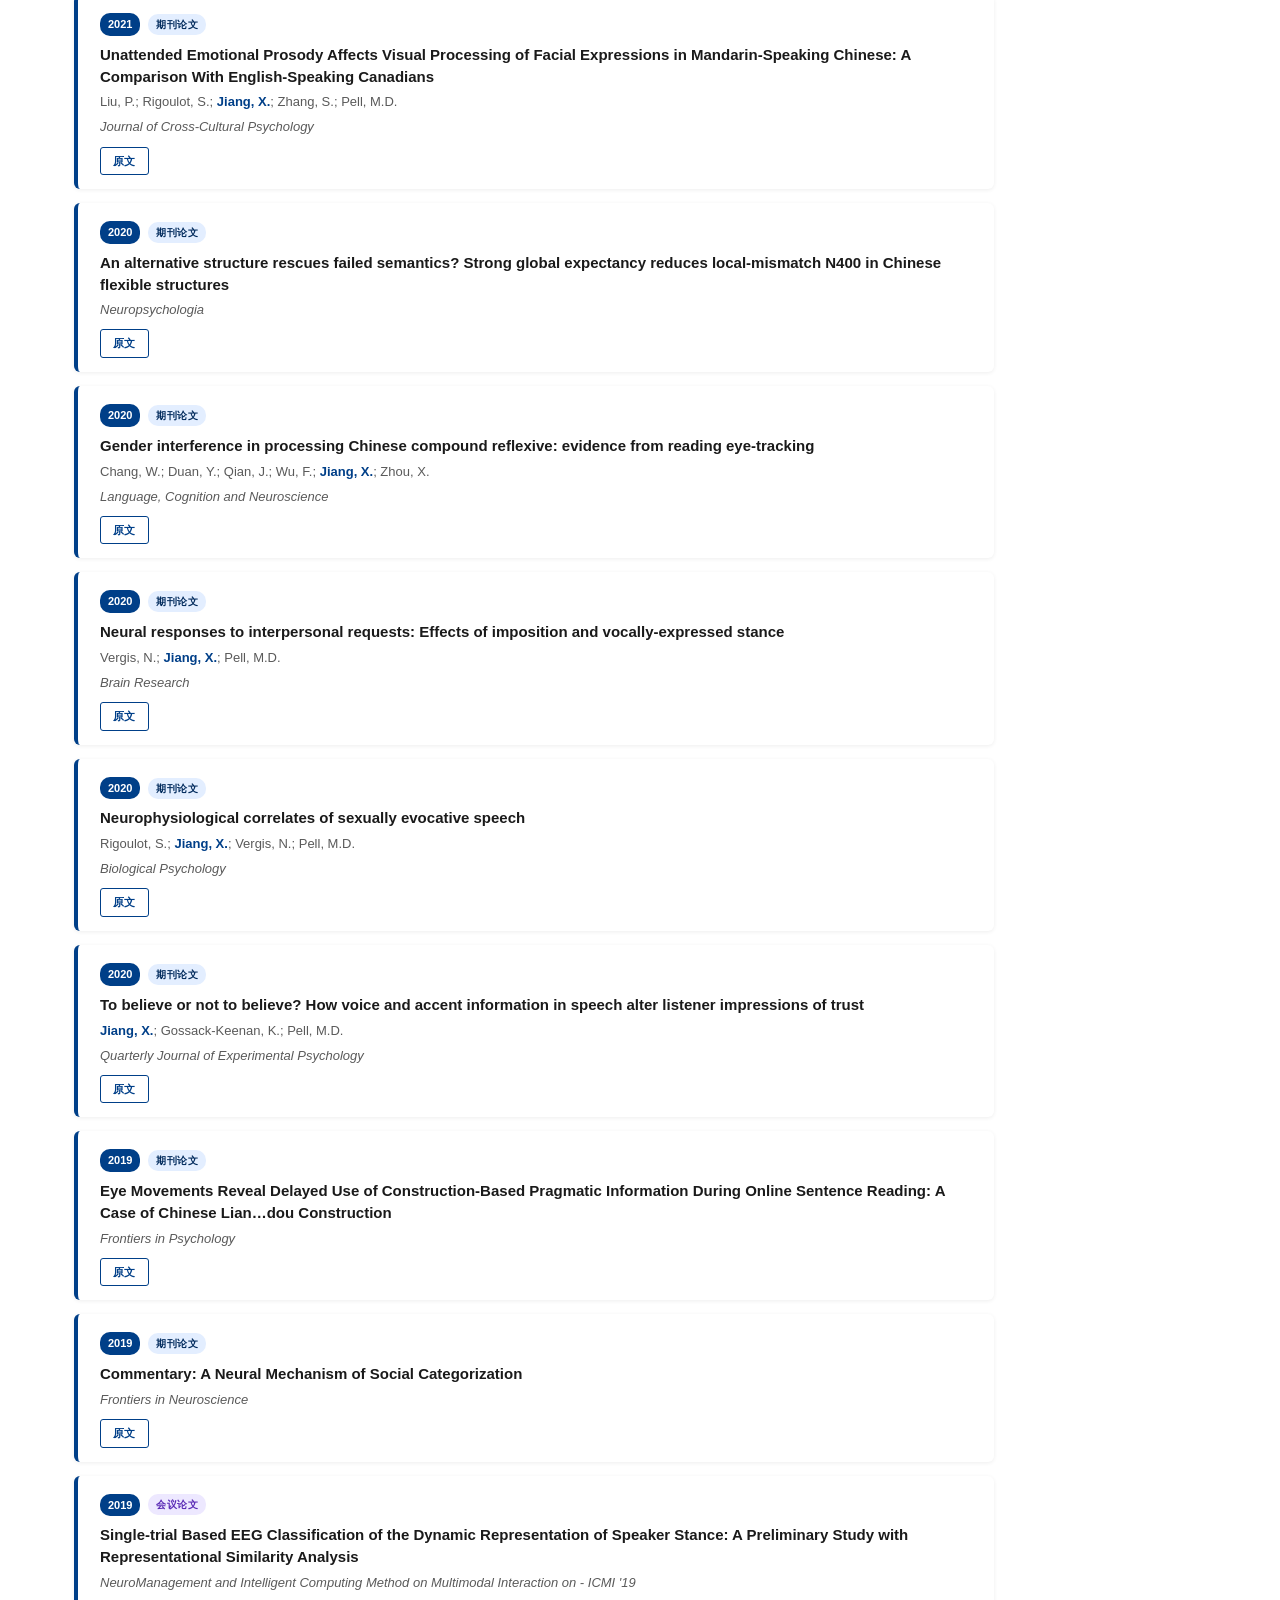
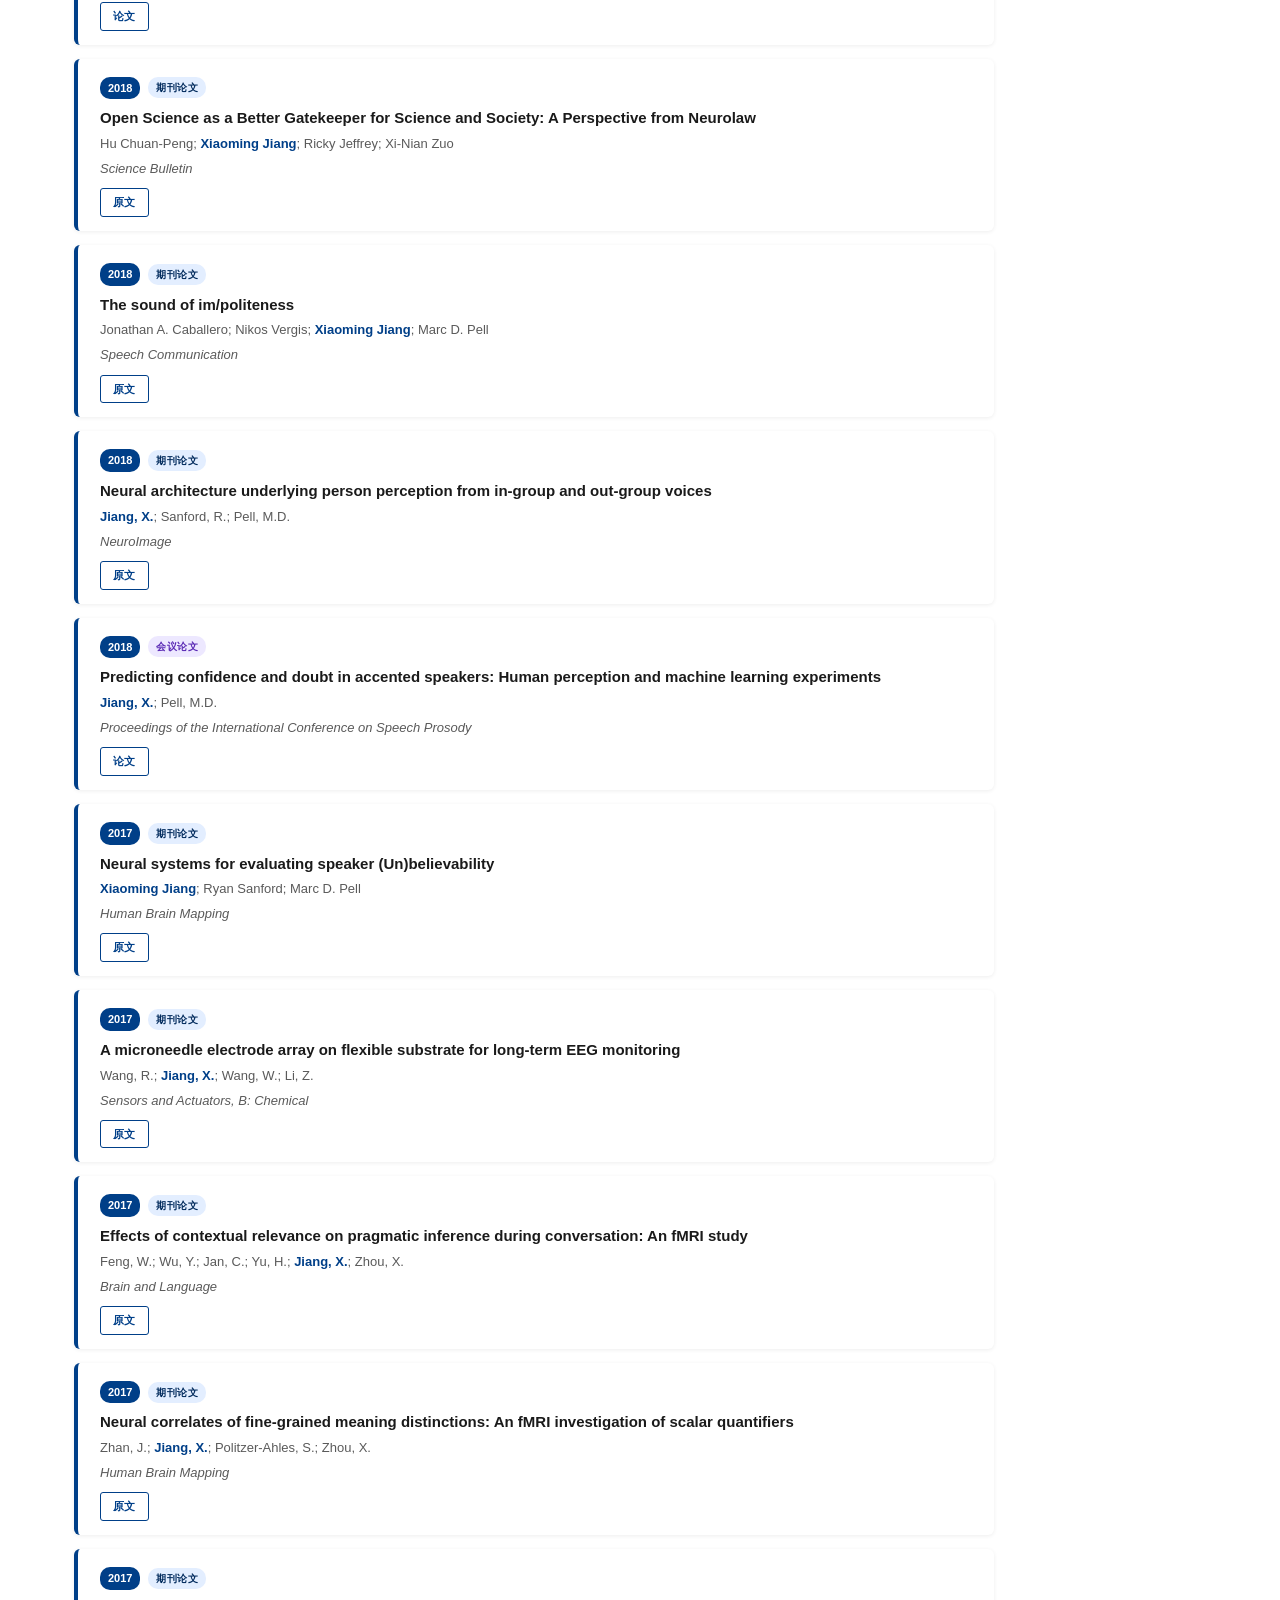
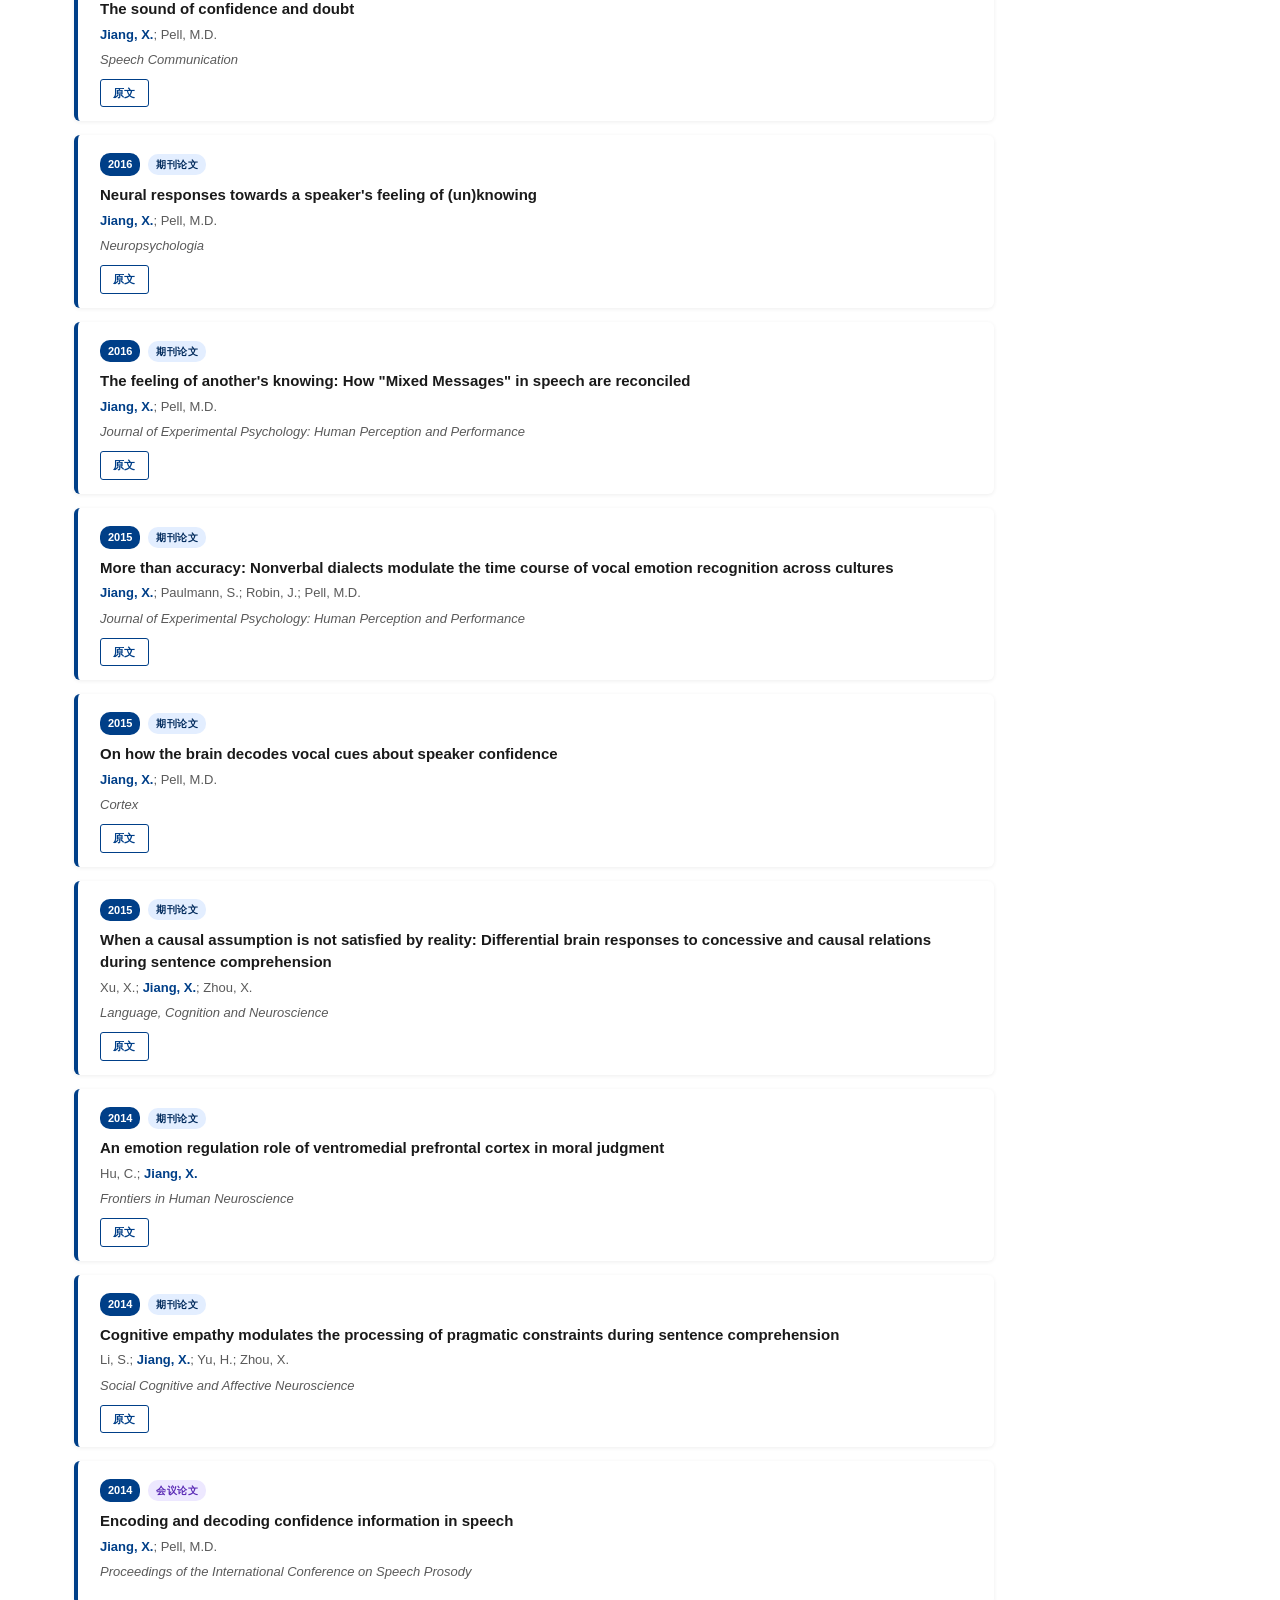
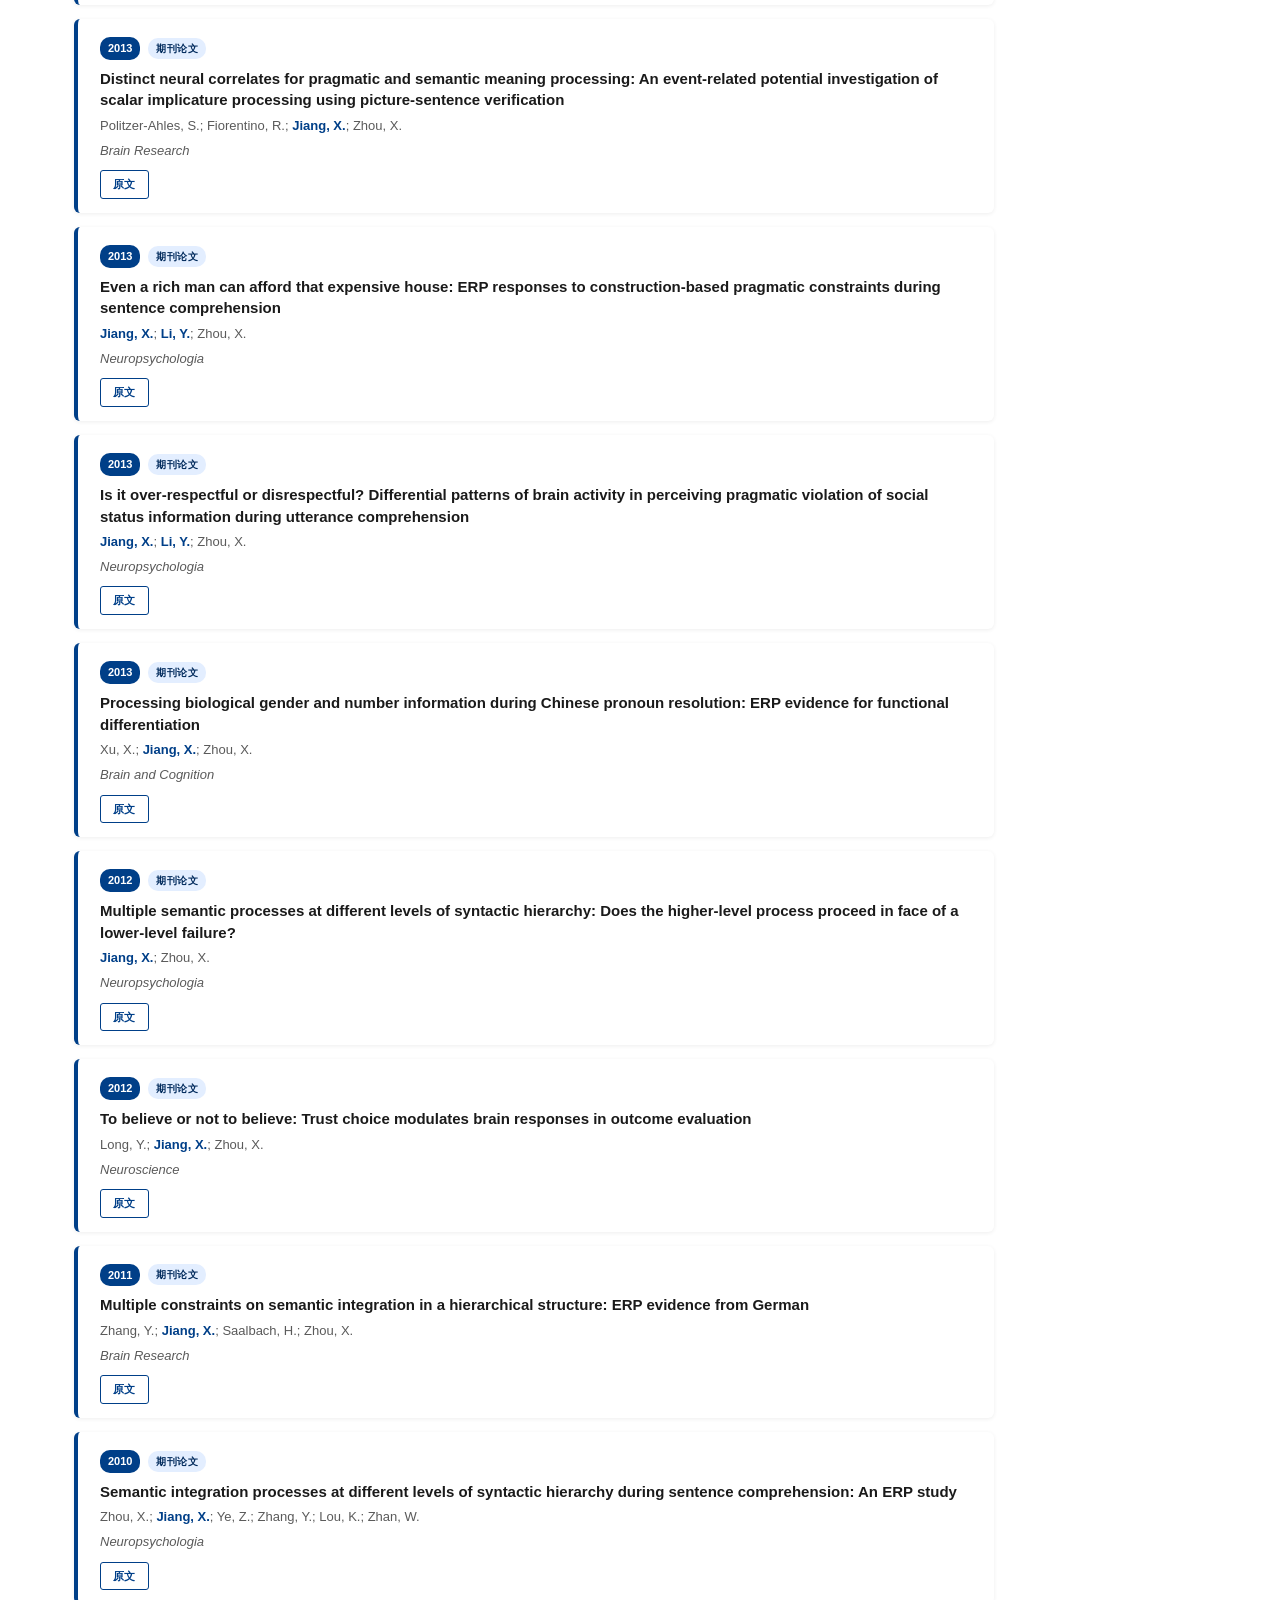
<file: publications.html>
<!DOCTYPE html>
<html lang="zh-CN">
<head>
  <meta charset="UTF-8">
  <meta name="viewport" content="width=device-width, initial-scale=1.0">
  <title>发表论文 · 心理与神经语言学研究中心 · 上海外国语大学</title>
  <meta name="description" content="研究中心论文列表，与蒋晓鸣教授 ORCID 实时同步 · Full publications list of the Research Center of Psycholinguistics & Neurolinguistics, auto-synced from Prof. Xiaoming Jiang's ORCID. Psycholinguistics, neurolinguistics, EEG/ERP, fMRI, behavioural studies.">
  <meta property="og:type" content="website">
  <meta property="og:title" content="发表论文 · Publications — Jiang Lab @ SISU">
  <meta property="og:description" content="Full publications list auto-synced from ORCID (0000-0002-5171-9774).">
  <meta property="og:url" content="https://xmjiang-lab.github.io/publications.html">
  <meta property="og:site_name" content="心理与神经语言学研究中心 · Research Center of Psycholinguistics & Neurolinguistics">
  <meta property="og:locale" content="zh_CN">
  <meta property="og:locale:alternate" content="en_US">
  <meta property="og:image" content="https://xmjiang-lab.github.io/assets/images/logos/sisu-brand.png">
  <meta name="twitter:card" content="summary">
  <meta name="twitter:title" content="Publications · Jiang Lab @ SISU">
  <meta name="twitter:description" content="Full publications list, ORCID-synced.">
  <meta name="twitter:image" content="https://xmjiang-lab.github.io/assets/images/logos/sisu-brand.png">
  <link rel="canonical" href="https://xmjiang-lab.github.io/publications.html">
  <link rel="stylesheet" href="assets/css/style.css">
  <link rel="stylesheet" href="assets/fonts/phosphor/style.css">
  <link rel="icon" type="image/svg+xml" href="favicon.svg">
</head>
<body data-page="publications">

<div id="header-slot"></div>

<main id="main" class="page-single">
  <div class="main-col">
    <h1 data-i18n="publications.h1">发表论文</h1>

    <div class="pub-search-bar">
      <input id="pub-search" type="search" autocomplete="off"
             placeholder="搜索论文标题、作者、年份…"
             data-i18n-attr="placeholder:publications.search_placeholder"
             aria-label="Search publications">
    </div>

    <div class="pub-filter-bar">
      <div class="filter-group">
        <div class="filter-group-label" data-i18n="publications.filter_cat_label">类别</div>
        <div id="cat-filters" class="filter-chips"></div>
      </div>
      <div class="filter-group">
        <div class="filter-group-label" data-i18n="publications.filter_year_label">年份</div>
        <div id="year-filters" class="filter-chips year-chips"></div>
      </div>
      <div class="filter-summary">
        <span class="filter-summary-text">
          <span id="pub-shown-count"></span> / <span id="pub-total-count"></span>
        </span>
        <button class="filter-clear" type="button" onclick="clearAllFilters()">
          <i class="ph-light ph-arrow-counter-clockwise"></i>
          <span data-i18n="publications.filter_clear">清除筛选</span>
        </button>
      </div>
    </div>

    <div id="pub-list">
      <p style="color:#888;font-style:italic;">Loading…</p>
    </div>
  </div>
</main>

<div id="footer-slot"></div>
<script src="assets/js/main.js"></script>
</body>
</html>
</file>
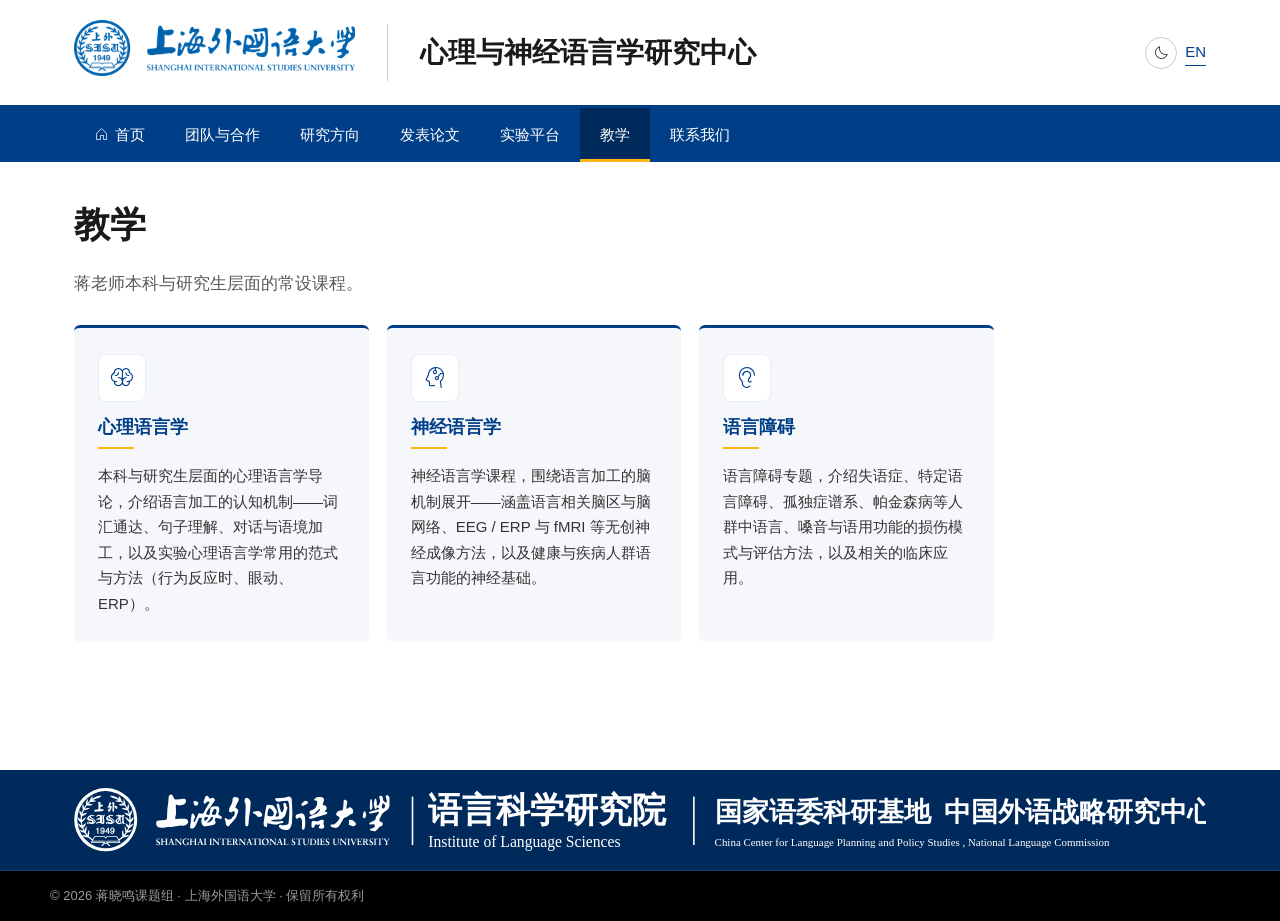
<file: teaching.html>
<!DOCTYPE html>
<html lang="zh-CN">
<head>
  <meta charset="UTF-8">
  <meta name="viewport" content="width=device-width, initial-scale=1.0">
  <title>教学 · 心理与神经语言学研究中心 · 上海外国语大学</title>
  <meta name="description" content="蒋晓鸣教授讲授课程：心理语言学、神经语言学、语言障碍 · Courses taught by Prof. Xiaoming Jiang at the Institute of Language Sciences, Shanghai International Studies University — psycholinguistics, neurolinguistics, language disorders.">
  <meta property="og:type" content="website">
  <meta property="og:title" content="教学 · Teaching — Jiang Lab @ SISU">
  <meta property="og:description" content="Standing undergraduate and graduate courses: psycholinguistics, neurolinguistics, language disorders.">
  <meta property="og:url" content="https://xmjiang-lab.github.io/teaching.html">
  <meta property="og:site_name" content="心理与神经语言学研究中心 · Research Center of Psycholinguistics & Neurolinguistics">
  <meta property="og:locale" content="zh_CN">
  <meta property="og:locale:alternate" content="en_US">
  <meta property="og:image" content="https://xmjiang-lab.github.io/assets/images/logos/sisu-brand.png">
  <meta name="twitter:card" content="summary">
  <meta name="twitter:title" content="Teaching · Jiang Lab @ SISU">
  <meta name="twitter:description" content="Psycholinguistics · Neurolinguistics · Language disorders.">
  <meta name="twitter:image" content="https://xmjiang-lab.github.io/assets/images/logos/sisu-brand.png">
  <link rel="canonical" href="https://xmjiang-lab.github.io/teaching.html">
  <link rel="stylesheet" href="assets/css/style.css">
  <link rel="stylesheet" href="assets/fonts/phosphor/style.css">
  <link rel="icon" type="image/svg+xml" href="favicon.svg">
</head>
<body data-page="teaching">

<div id="header-slot"></div>

<main id="main" class="page-single">
  <div class="main-col">
    <h1 data-i18n="teaching.h1">教学</h1>
    <p class="contact-intro" data-i18n="teaching.intro">蒋老师本科与研究生层面的常设课程。</p>

    <div class="contact-cards-grid">

      <article class="contact-card">
        <span class="contact-card-icon"><i class="ph-light ph-brain" aria-hidden="true"></i></span>
        <h2 data-i18n="teaching.psycho_h">心理语言学</h2>
        <div class="contact-card-sep" aria-hidden="true"></div>
        <div class="contact-card-body" data-i18n="teaching.psycho_body"></div>
      </article>

      <article class="contact-card">
        <span class="contact-card-icon"><i class="ph-light ph-head-circuit" aria-hidden="true"></i></span>
        <h2 data-i18n="teaching.neuro_h">神经语言学</h2>
        <div class="contact-card-sep" aria-hidden="true"></div>
        <div class="contact-card-body" data-i18n="teaching.neuro_body"></div>
      </article>

      <article class="contact-card">
        <span class="contact-card-icon"><i class="ph-light ph-ear" aria-hidden="true"></i></span>
        <h2 data-i18n="teaching.disorders_h">语言障碍</h2>
        <div class="contact-card-sep" aria-hidden="true"></div>
        <div class="contact-card-body" data-i18n="teaching.disorders_body"></div>
      </article>

    </div>
  </div>
</main>

<div id="footer-slot"></div>
<script src="assets/js/main.js"></script>
</body>
</html>
</file>
<file: assets/css/style.css>
/* =========================================================================
   Jiang Lab @ SISU — stylesheet
   Built on the SISU Visual Identity System:
     - Primary: SISU Blue (sea & sky)
     - Accent: bright yellow (auxiliary color from SISU VI)
   ========================================================================= */

:root {
  --sisu-blue:      #003f88;  /* SISU Blue, deep */
  --sisu-blue-dk:   #002a5c;
  --sisu-blue-soft: #e6eef7;
  --sisu-yellow:    #fcb813;
  --ink:            #1a1a1a;
  --body:           #333333;
  --muted:          #5a5a5a;
  --line:           #cccccc;
  --line-soft:      #e8e8e8;
  --bg:             #ffffff;
  --bg-soft:        #f5f7fa;
  --nav-bg:         var(--sisu-blue);
  --link:           var(--sisu-blue);
  --link-visited:   var(--sisu-blue-dk);
  --serif:          "Source Han Serif SC", "Songti SC", "Noto Serif SC", Georgia, "Times New Roman", serif;
  --sans:           "PingFang SC", "Microsoft YaHei", "Hiragino Sans GB", "Helvetica Neue", Helvetica, Arial, sans-serif;
}

*, *::before, *::after { box-sizing: border-box; }

body {
  margin: 0;
  font-family: var(--sans);
  font-size: 16px;
  line-height: 1.7;
  color: var(--body);
  background: var(--bg);
}

a { color: var(--link); text-decoration: none; border-bottom: 1px solid transparent; }
a:hover { color: var(--sisu-blue-dk); border-bottom-color: var(--sisu-yellow); }
a:visited { color: var(--link-visited); }

h1, h2, h3, h4 {
  font-family: var(--serif);
  color: var(--ink);
  font-weight: 600;
  line-height: 1.3;
  margin: 0 0 0.6em;
}
h1 { font-size: 2.25rem; }
h2 { font-size: 1.625rem; }
h3 { font-size: 1.25rem; }
h4 { font-size: 1.0625rem; }

p { margin: 0 0 1em; }
img { max-width: 100%; height: auto; }

/* ── Top brand strip ─────────────────────────────────────── */
#brand-strip {
  background: var(--bg);
  padding: 20px 0;
  border-bottom: 3px solid var(--sisu-blue);
}
.brand-inner {
  max-width: 1180px;
  margin: 0 auto;
  padding: 0 24px;
  display: flex;
  align-items: center;
  gap: 24px;
}
.brand-sisu img { height: 56px; width: auto; }
.brand-divider {
  width: 1px;
  background: var(--line);
  align-self: stretch;
  margin: 4px 8px;
}
.brand-lab {
  font-family: var(--serif);
  color: var(--ink);
  font-size: 1.75rem;
  line-height: 1.2;
  font-weight: 600;
  text-decoration: none;
  border: none;
  cursor: pointer;
}
.brand-lab:hover { color: var(--sisu-blue); border: none; }
.brand-lab:visited { color: var(--ink); }
.brand-controls {
  margin-left: auto;
  display: flex;
  align-items: center;
  gap: 8px;
}
.brand-lang {
  font-size: 0.9375rem;
}
.brand-lang {
  color: var(--sisu-blue);
  border-bottom: 1px solid var(--sisu-blue);
  padding-bottom: 1px;
}

/* Dark mode toggle (Phosphor moon / sun) */
.dark-toggle {
  background: none;
  border: 1px solid var(--line);
  border-radius: 50%;
  width: 32px;
  height: 32px;
  cursor: pointer;
  display: inline-flex;
  align-items: center;
  justify-content: center;
  padding: 0;
  transition: border-color 0.15s, color 0.15s;
  color: var(--ink);
  font-size: 16px;
}
.dark-toggle:hover { border-color: var(--sisu-blue); color: var(--sisu-blue); }
.dark-toggle i { font-size: 16px; line-height: 1; }

/* ── Top nav (blue bar) ──────────────────────────────────── */
#nav-bar { background: var(--nav-bg); }
.nav-inner {
  max-width: 1180px;
  margin: 0 auto;
  padding: 0 24px;
  display: flex;
}
#nav-bar ul {
  list-style: none;
  margin: 0; padding: 0;
  display: flex;
  flex: 1;
}
#nav-bar li a {
  display: flex;
  align-items: center;
  gap: 6px;
  padding: 14px 20px;
  color: #fff;
  border: none;
  font-size: 0.9375rem;
}
#nav-bar li a:hover {
  background: var(--sisu-blue-dk);
  color: #fff;
  border: none;
}
#nav-bar li.active a {
  background: var(--sisu-blue-dk);
  box-shadow: inset 0 -3px 0 var(--sisu-yellow);
}
#nav-bar .home-icon { display: inline-block; font-size: 0.95rem; }
#nav-hamburger {
  display: none;
  background: none;
  border: none;
  color: #fff;
  font-size: 1.4rem;
  padding: 12px 20px;
  cursor: pointer;
  margin-left: auto;
}

/* ── Lab intro (home only) — replaces the old blue #hero block.
   Lives inside .main-col under the PI card; a yellow accent rule
   marks the visual transition from PI bio to lab mission. */
.lab-intro {
  margin: 36px 0 8px;
  padding-top: 24px;
  border-top: 1px solid var(--line-soft);
  position: relative;
}
.lab-intro::before {
  content: "";
  position: absolute;
  top: -2px;
  left: 0;
  width: 80px;
  height: 4px;
  background: var(--sisu-yellow);
}
.lab-intro-title {
  font-family: var(--serif);
  font-size: clamp(1.375rem, 3.2vw, 1.75rem);
  line-height: 1.3;
  color: var(--sisu-blue);
  margin: 0 0 12px;
  font-weight: 600;
  max-width: 720px;
}
.lab-intro-sub {
  font-size: clamp(0.9375rem, 1.6vw, 1.0625rem);
  line-height: 1.75;
  color: var(--body);
  margin: 0;
  max-width: 720px;
}
body.dark .lab-intro { border-top-color: var(--line); }
body.dark .lab-intro-title { color: #6ea8ff; }

/* ── Main container ──────────────────────────────────────── */
#main { max-width: 1180px; margin: 0 auto; padding: 40px 24px 64px; }

.page-grid {
  display: grid;
  grid-template-columns: 1fr 320px;
  gap: 48px;
  align-items: start;
}
.page-grid .main-col h1:first-child,
.page-grid .main-col h2:first-child { margin-top: 0; }
.page-single .main-col { max-width: 920px; }

/* CSS-Grid intrinsic-min-content fix: a `1fr` track defaults to
   minmax(auto, 1fr), which lets a child's max-content (e.g. the
   funder marquee track with `width: max-content`) push the column
   wider than the available space and shove the sidebar out of view.
   Explicit `min-width: 0` lets `1fr` honour its share. */
.page-grid > * { min-width: 0; }
.main-col      { min-width: 0; }
.funders-marquee { max-width: 100%; }

/* PI card on home — with photo. Lives at the top of .main-col since
   the homepage now leads with the PI block, so no top margin. */
.pi-card {
  margin-top: 0;
  padding: 24px;
  background: var(--bg-soft);
  border-left: 4px solid var(--sisu-blue);
}
.pi-card-inner {
  display: grid;
  grid-template-columns: clamp(88px, 13vw, 120px) 1fr;  /* fluid photo column */
  gap: clamp(16px, 2vw, 24px);
  align-items: start;
}
.pi-photo {
  width: clamp(88px, 13vw, 120px);
  height: clamp(88px, 13vw, 120px);
  border-radius: 50%;
  overflow: hidden;
  background: var(--sisu-blue-soft);
  display: flex;
  align-items: center;
  justify-content: center;
  flex-shrink: 0;
}
.pi-photo img {
  width: 100%; height: 100%;
  object-fit: cover;
  display: block;
}
.pi-photo .photo-placeholder {
  width: 100%; height: 100%;
  display: flex; align-items: center; justify-content: center;
  font-family: var(--serif);
  font-size: clamp(2rem, 4.5vw, 3rem);    /* follows the fluid photo size */
  font-weight: 600;
  color: var(--sisu-blue);
}
.pi-card .pi-name {
  font-family: var(--serif);
  font-size: 1.375rem;
  color: var(--ink);
  font-weight: 600;
}
.pi-card .pi-meta { font-size: 0.9375rem; color: var(--muted); margin-top: 4px; }
.pi-card .pi-links {
  margin-top: 14px;
  display: flex;
  flex-wrap: wrap;
  gap: 6px;
}
.pi-card .pi-links a {
  font-size: 0.75rem;
  font-weight: 700;
  padding: 5px 12px;
  border: 1.5px solid var(--sisu-blue);
  color: var(--sisu-blue);
  border-radius: 3px;
  text-transform: uppercase;
  letter-spacing: 0.3px;
  transition: all 0.15s;
  margin-right: 0;
}
.pi-card .pi-links a:hover {
  background: var(--sisu-blue);
  color: #fff;
  border-color: var(--sisu-blue);
}

.pi-bio {
  margin-top: 24px;
  font-size: 0.9375rem;
  line-height: 1.75;
  color: var(--body);
}
.pi-bio strong { color: var(--ink); }
body.dark .pi-bio { color: var(--body); }

/* ── Sidebar (Latest updates card stack) ─────────────────── */
#sidebar {
  background: var(--bg-soft);
  padding: 22px 20px;
  border-top: 3px solid var(--sisu-blue);
}
#sidebar .sidebar-news-heading {
  font-family: var(--serif);
  font-size: 1.0625rem;
  color: var(--ink);
  margin: 0 0 14px;
  padding-bottom: 8px;
  border-bottom: 1px solid var(--line);
}
.news-mini-card {
  padding: 14px 16px;
  margin-bottom: 12px;
  background: var(--bg);
  border-left: 3px solid var(--sisu-blue);
  border-radius: 0 4px 4px 0;
  box-shadow: 0 1px 3px rgba(0,0,0,0.05);
  transition: box-shadow 0.15s, transform 0.15s;
}
.news-mini-card:hover {
  box-shadow: 0 3px 10px rgba(0,0,0,0.08);
  transform: translateY(-1px);
}
.news-mini-card.featured {
  border-left-color: var(--sisu-yellow);
  border-left-width: 4px;
  background: linear-gradient(to right, rgba(252,184,19,0.08), var(--bg) 60%);
}
.news-mini-tag {
  display: inline-block;
  font-size: 0.625rem;
  font-weight: 700;
  padding: 2px 8px;
  background: var(--sisu-blue);
  color: #fff;
  text-transform: uppercase;
  letter-spacing: 0.6px;
  border-radius: 10px;
  margin-bottom: 8px;
}
.news-mini-card.featured .news-mini-tag {
  background: var(--sisu-yellow);
  color: var(--ink);
}
.news-mini-title {
  font-family: var(--serif);
  font-size: 0.9375rem;
  font-weight: 600;
  color: var(--ink);
  line-height: 1.4;
  margin-bottom: 6px;
}
.news-mini-summary {
  font-size: 0.8125rem;
  line-height: 1.55;
  color: var(--body);
  margin: 0 0 10px;
}
.news-mini-more {
  font-size: 0.75rem;
  font-weight: 700;
  color: var(--sisu-blue);
  text-transform: uppercase;
  letter-spacing: 0.4px;
}
.news-mini-more:hover { color: var(--sisu-blue-dk); }

#sidebar .full-link {
  display: inline-block;
  margin-top: 8px;
  padding-top: 12px;
  border-top: 1px solid var(--line-soft);
  width: 100%;
  text-align: right;
  font-size: 0.875rem;
  font-weight: 600;
  color: var(--sisu-blue);
}

.funders-row {
  margin-top: 64px;
  padding-top: 32px;
  border-top: 2px solid var(--sisu-blue);
  display: block;
}
.funders-row .label {
  display: block;
  font-family: var(--serif);
  font-size: 0.875rem;
  color: var(--ink);
  font-weight: 700;
  text-transform: uppercase;
  letter-spacing: 2.5px;
  margin-bottom: 22px;
}
/* Marquee container: clip overflow + soft fade on both edges so cards
   appear/disappear smoothly. The duplicate set inside .funders-dup is
   hidden on mobile / reduced-motion so users without animation only
   see each funder once. */
.funders-marquee {
  position: relative;
  overflow: hidden;
  margin-top: 8px;
  -webkit-mask-image: linear-gradient(to right, transparent 0, #000 32px, #000 calc(100% - 32px), transparent 100%);
          mask-image: linear-gradient(to right, transparent 0, #000 32px, #000 calc(100% - 32px), transparent 100%);
}
.funders-track {
  display: flex;
  align-items: center;
  gap: 32px;
  width: max-content;
}
.funders-track-animated {
  animation: funder-scroll 30s linear infinite;
}
.funders-marquee:hover .funders-track-animated {
  animation-play-state: paused;
}
.funders-dup { display: contents; }
@keyframes funder-scroll {
  from { transform: translateX(0); }
  to   { transform: translateX(-50%); }
}

/* Reduced-motion users: drop animation, hide duplicate set, center wrap */
@media (prefers-reduced-motion: reduce) {
  .funders-marquee {
    -webkit-mask-image: none;
            mask-image: none;
    overflow: visible;
  }
  .funders-track-animated { animation: none; }
  .funders-track {
    flex-wrap: wrap;
    justify-content: center;
    width: 100%;
  }
  .funders-dup { display: none; }
}

.funder-card {
  display: inline-flex;
  align-items: center;
  justify-content: center;
  min-height: 110px;
  min-width: 200px;
  padding: 22px 32px;
  background: var(--bg);
  border: 1px solid var(--line-soft);
  border-radius: 8px;
  transition: border-color 0.18s, box-shadow 0.18s, transform 0.15s;
  flex-shrink: 0;
}
.funder-card:hover {
  border-color: var(--sisu-blue);
  box-shadow: 0 4px 16px rgba(0,0,0,0.08);
  transform: translateY(-2px);
}
.funder-card a, .funder-card > span { display: inline-flex; align-items: center; }
.funder-card img {
  max-height: 84px;   /* enlarged from 72 — funder logos are the focal point */
  max-width: 260px;
  width: auto;
  display: block;
  object-fit: contain;
}
.funder-text {
  font-family: var(--serif);
  font-size: 1rem;
  font-weight: 600;
  color: var(--sisu-blue);
  padding: 0 4px;
  text-align: center;
  line-height: 1.4;
}

/* ── Collaborator cards (on People page) ──────────────── */
.collab-heading {
  border-bottom-color: var(--sisu-yellow) !important;
}
.collab-heading::after {
  background: var(--sisu-blue) !important;
}
.collab-heading.emerging-heading {
  border-bottom-color: var(--line) !important;
}
.collab-heading.emerging-heading::after {
  background: var(--muted) !important;
}
.collab-intro {
  font-size: 0.9375rem;
  color: var(--muted);
  margin: 6px 0 18px;
  font-style: italic;
}
.collab-list {
  display: grid;
  grid-template-columns: repeat(auto-fill, minmax(280px, 1fr));
  gap: 12px;
  margin-bottom: 8px;
}
.collab-card {
  background: var(--bg);
  border-left: 4px solid var(--sisu-blue);
  border-radius: 0 6px 6px 0;
  padding: 14px 18px;
  box-shadow: 0 1px 3px rgba(0,0,0,0.05);
  transition: box-shadow 0.15s;
}
.collab-card:hover {
  box-shadow: 0 3px 10px rgba(0,0,0,0.08);
}
.emerging-list .collab-card {
  border-left-color: var(--sisu-yellow);
  padding: 12px 16px;
}
.collab-name {
  font-family: var(--serif);
  font-size: 1.0625rem;
  font-weight: 700;
  color: var(--ink);
}
.collab-name a {
  color: var(--ink);
  border: none;
}
.collab-name a:hover {
  color: var(--sisu-blue);
  border: none;
}
.collab-affil {
  font-size: 0.8125rem;
  color: var(--sisu-blue);
  margin-top: 2px;
  font-weight: 600;
}
.collab-bio {
  font-size: 0.9375rem;
  line-height: 1.65;
  color: var(--body);
  margin: 10px 0 0;
}

/* ── People page (grid of clickable cards that expand) ───── */
.people-group-heading {
  font-family: var(--serif);
  font-size: 1.25rem;
  color: var(--ink);
  margin: 36px 0 16px;
  padding-bottom: 6px;
  border-bottom: 2px solid var(--sisu-blue);
  position: relative;
}
.people-group-heading::after {
  content: "";
  position: absolute;
  left: 0; bottom: -2px;
  width: 50px;
  height: 2px;
  background: var(--sisu-yellow);
}
.people-group-heading.alumni-heading {
  border-bottom-color: var(--muted);
}
.people-group-heading.alumni-heading::after {
  background: var(--muted);
}
.alumni-placeholder {
  font-size: 0.9375rem;
  color: var(--muted);
  font-style: italic;
  padding: 12px 0;
}

/* Placeholder cards for empty role slots (Student 1, 2, 3 etc.) */
.person-card.person-placeholder {
  cursor: default;
  background: var(--bg-soft);
  border: 1px dashed var(--line);
  opacity: 0.85;
}
.person-card.person-placeholder:hover {
  border-color: var(--line);
  box-shadow: none;
}
.person-placeholder-inner {
  padding: 18px;
  display: flex;
  flex-direction: column;
  align-items: center;
  gap: 10px;
  text-align: center;
}
.person-placeholder .person-photo {
  background: transparent !important;
  border: 1px dashed var(--line);
}
.placeholder-dim {
  color: var(--muted) !important;
  font-weight: 400 !important;
  font-family: var(--sans) !important;
  font-size: 2.5rem !important;
}
.placeholder-dim-text { color: var(--muted) !important; }
.placeholder-tag {
  font-size: 0.6875rem !important;
  font-weight: 700 !important;
  text-transform: uppercase;
  letter-spacing: 0.5px;
  color: var(--sisu-yellow) !important;
  background: rgba(252,184,19,0.08);
  padding: 2px 10px;
  border-radius: 10px;
  display: inline-block;
  margin: 4px auto;
}
body.dark .person-card.person-placeholder { background: #15181e; }

/* ── PI card (always expanded on People page) ─────────── */
.person-card.person-pi {
  grid-column: 1 / -1;      /* spans full grid width */
  border: 1px solid var(--line-soft);
  background: var(--bg-soft);
  padding: 24px 28px;
  display: block;
}
.person-card.person-pi:hover { border-color: var(--sisu-blue); }
.person-pi-header {
  display: grid;
  grid-template-columns: 120px 1fr;
  gap: 24px;
  align-items: start;
  margin-bottom: 18px;
  padding-bottom: 16px;
  border-bottom: 1px solid var(--line-soft);
}
.person-card.person-pi .person-photo { width: 120px; height: 120px; }
.person-card.person-pi .person-photo .photo-placeholder { font-size: 3rem; }
.person-card.person-pi .person-name {
  font-size: 1.25rem;
  text-align: left;
  margin-bottom: 6px;
}
.person-card.person-pi .person-title,
.person-card.person-pi .person-affil { text-align: left; }
.person-card.person-pi .person-details {
  display: block;
  padding: 0;
  margin: 0;
  border-top: none;
  animation: none;
}

/* Education as a clean bulleted list */
.person-education-list {
  list-style: none;
  padding: 0;
  margin: 6px 0 14px;
}
.person-education-list li {
  font-size: 0.875rem;
  line-height: 1.6;
  color: var(--body);
  padding-left: 14px;
  position: relative;
  margin-bottom: 2px;
}
.person-education-list li::before {
  content: "›";
  position: absolute;
  left: 0;
  color: var(--sisu-blue);
  font-weight: 700;
}

/* Alumni cards a touch lighter visually */
.person-card.person-alumni .person-photo { background: #eef2f7; }
.person-card.person-alumni .person-photo .photo-placeholder { color: var(--muted); }

/* ── Person-detail link badges: distinct colors per service ─────── */
.person-links a.ln-home    { border-color: var(--sisu-blue); color: var(--sisu-blue); }
.person-links a.ln-home:hover { background: var(--sisu-blue); color: #fff; }
.person-links a.ln-orcid   { border-color: #a6ce39; color: #6a8423; }
.person-links a.ln-orcid:hover { background: #a6ce39; color: #fff; border-color: #a6ce39; }
.person-links a.ln-scholar { border-color: #4285f4; color: #1a73e8; }
.person-links a.ln-scholar:hover { background: #4285f4; color: #fff; border-color: #4285f4; }
.person-links a.ln-rg      { border-color: #00ccbb; color: #008874; }
.person-links a.ln-rg:hover { background: #00ccbb; color: #fff; border-color: #00ccbb; }
.person-links a.ln-mail    { border-color: #888; color: #555; }
.person-links a.ln-mail:hover { background: #555; color: #fff; border-color: #555; }
/* Home-page PI links use the same scheme */
.pi-card .pi-links a.ln-home    { border-color: var(--sisu-blue); color: var(--sisu-blue); }
.pi-card .pi-links a.ln-home:hover { background: var(--sisu-blue); color: #fff; }
.pi-card .pi-links a.ln-orcid   { border-color: #a6ce39; color: #6a8423; }
.pi-card .pi-links a.ln-orcid:hover { background: #a6ce39; color: #fff; border-color: #a6ce39; }
.pi-card .pi-links a.ln-scholar { border-color: #4285f4; color: #1a73e8; }
.pi-card .pi-links a.ln-scholar:hover { background: #4285f4; color: #fff; border-color: #4285f4; }
.pi-card .pi-links a.ln-rg      { border-color: #00ccbb; color: #008874; }
.pi-card .pi-links a.ln-rg:hover { background: #00ccbb; color: #fff; border-color: #00ccbb; }
.pi-card .pi-links a.ln-mail    { border-color: #888; color: #555; }
.pi-card .pi-links a.ln-mail:hover { background: #555; color: #fff; border-color: #555; }

/* Dark mode tweaks for badges */
body.dark .person-links a.ln-orcid,
body.dark .pi-card .pi-links a.ln-orcid { color: #a6ce39; }
body.dark .person-links a.ln-scholar,
body.dark .pi-card .pi-links a.ln-scholar { color: #6ea8ff; border-color: #6ea8ff; }
body.dark .person-links a.ln-rg,
body.dark .pi-card .pi-links a.ln-rg { color: #00ccbb; }
body.dark .person-links a.ln-mail,
body.dark .pi-card .pi-links a.ln-mail { color: var(--body); border-color: var(--line); }
body.dark .person-card.person-alumni .person-photo { background: #1e242b; }

/* Secondary title row (e.g. "Vice Dean, …" under "Professor · …") */
.person-title-secondary {
  font-weight: 500 !important;
  color: var(--muted) !important;
  margin-top: 2px;
}
.pi-card .pi-meta-role-extra {
  color: var(--muted);
  font-size: 0.9375rem;
}
body.dark .person-title-secondary { color: var(--muted) !important; }

.people-grid {
  display: grid;
  grid-template-columns: repeat(auto-fill, minmax(240px, 1fr));
  gap: 18px;
}

.person-card {
  position: relative;  /* anchor for .role-badge */
  background: var(--bg);
  border: 1px solid var(--line-soft);
  border-radius: 6px;
  overflow: hidden;
  transition: box-shadow 0.2s, border-color 0.2s;
}
.person-card:hover {
  border-color: var(--sisu-blue);
  box-shadow: 0 4px 14px rgba(0,0,0,0.08);
}

/* Role badge (PhD / MA / Undergrad) — top-right of student cards */
.role-badge {
  position: absolute;
  top: 8px;
  right: 8px;
  z-index: 1;
  font-family: var(--sans);
  font-size: 0.625rem;
  font-weight: 700;
  line-height: 1.4;
  letter-spacing: 0.5px;
  text-transform: uppercase;
  padding: 2px 8px;
  border-radius: 10px;
  white-space: nowrap;
}
.role-badge.role-phd       { background: var(--sisu-blue); color: #fff; }
.role-badge.role-master    { background: var(--bg); color: var(--sisu-blue); border: 1px solid var(--sisu-blue); }
.role-badge.role-undergrad { background: var(--bg-soft); color: var(--muted); border: 1px solid var(--line); }
body.dark .role-badge.role-master    { background: var(--bg-soft); color: #6ea8ff; border-color: #6ea8ff; }
body.dark .role-badge.role-undergrad { background: var(--bg-soft); border-color: var(--line); }

.person-avatar-btn {
  background: none;
  border: none;
  padding: 18px;
  width: 100%;
  cursor: pointer;
  display: flex;
  flex-direction: column;
  align-items: center;
  gap: 10px;
  font-family: inherit;
  color: inherit;
  text-align: center;
  transition: background 0.15s;
}
.person-avatar-btn:hover { background: var(--bg-soft); }

.person-photo {
  width: 100px;
  height: 100px;
  border-radius: 50%;
  overflow: hidden;
  background: var(--sisu-blue-soft);
  display: flex;
  align-items: center;
  justify-content: center;
  flex-shrink: 0;
}
.person-photo img {
  width: 100%; height: 100%;
  object-fit: cover;
  display: block;
}
.person-photo .photo-placeholder {
  font-family: var(--serif);
  font-size: 2.5rem;
  font-weight: 600;
  color: var(--sisu-blue);
  width: 100%; height: 100%;
  display: flex; align-items: center; justify-content: center;
}

.person-meta { width: 100%; }
.person-name {
  font-family: var(--serif);
  font-size: 1.0625rem;
  font-weight: 600;
  color: var(--ink);
  margin-bottom: 4px;
}
.person-title {
  font-size: 0.8125rem;
  color: var(--sisu-blue);
  font-weight: 600;
  margin-bottom: 2px;
}
.person-affil {
  font-size: 0.75rem;
  color: var(--muted);
  line-height: 1.5;
}

.person-toggle-hint {
  margin-top: 4px;
  font-size: 0.875rem;
  color: var(--muted);
  transition: transform 0.2s;
}
.person-card.expanded .person-toggle-hint {
  transform: rotate(180deg);
}

.person-details {
  display: none;
  padding: 0 18px 18px;
  border-top: 1px solid var(--line-soft);
  margin-top: 0;
}
.person-card.expanded .person-details {
  display: block;
  animation: fadeIn 0.2s ease;
}
@keyframes fadeIn {
  from { opacity: 0; transform: translateY(-4px); }
  to   { opacity: 1; transform: translateY(0); }
}

.person-details p {
  font-size: 0.875rem;
  line-height: 1.65;
  margin: 6px 0 12px;
  color: var(--body);
}
.person-row-label {
  font-size: 0.6875rem;
  font-weight: 700;
  text-transform: uppercase;
  letter-spacing: 1px;
  color: var(--sisu-blue);
  margin-top: 12px;
}
.person-bio {
  margin-top: 14px !important;
  padding-top: 14px;
  border-top: 1px solid var(--line-soft);
}

.person-links {
  display: flex;
  flex-wrap: wrap;
  gap: 6px;
  margin-top: 12px;
}
.person-links a {
  font-size: 0.6875rem;
  font-weight: 700;
  padding: 4px 10px;
  border: 1.5px solid var(--sisu-blue);
  color: var(--sisu-blue);
  border-radius: 3px;
  text-transform: uppercase;
  letter-spacing: 0.3px;
  transition: all 0.15s;
}
.person-links a:hover {
  background: var(--sisu-blue);
  color: #fff;
  border-color: var(--sisu-blue);
}

/* ── News page Join-Us filter view ───────────────────────── */
.news-filter-header {
  display: flex;
  justify-content: space-between;
  align-items: baseline;
  gap: 16px;
  margin: 8px 0 28px;
  padding-bottom: 12px;
  border-bottom: 2px solid var(--sisu-yellow);
  flex-wrap: wrap;
}
.news-filter-title {
  font-family: var(--serif);
  font-size: 1.875rem;
  color: var(--sisu-blue);
  margin: 0;
  font-weight: 600;
}
.news-filter-clear {
  font-size: 0.875rem;
  color: var(--muted);
  border: none;
  font-weight: 600;
}
.news-filter-clear:hover { color: var(--sisu-blue); border: none; }
.news-filter-empty {
  color: var(--muted);
  font-style: italic;
  padding: 32px 0;
  text-align: center;
}

.join-us-grid {
  display: grid;
  grid-template-columns: repeat(auto-fit, minmax(280px, 1fr));
  gap: 18px;
}
.join-us-card {
  background: var(--bg);
  border: 1px solid var(--line-soft);
  border-left: 4px solid var(--sisu-blue);
  border-radius: 6px;
  padding: 22px 24px;
  display: flex;
  flex-direction: column;
  transition: box-shadow 0.18s, transform 0.15s, border-left-color 0.18s;
}
.join-us-card:hover {
  box-shadow: 0 4px 16px rgba(0,0,0,0.08);
  transform: translateY(-2px);
  border-left-color: var(--sisu-yellow);
}
.join-us-tag {
  display: inline-block;
  align-self: flex-start;
  background: var(--sisu-yellow);
  color: var(--ink);
  font-size: 0.625rem;
  font-weight: 700;
  text-transform: uppercase;
  letter-spacing: 0.6px;
  padding: 3px 10px;
  border-radius: 12px;
  margin-bottom: 12px;
}
.join-us-card h3 {
  font-family: var(--serif);
  color: var(--sisu-blue);
  font-size: 1.125rem;
  margin: 0 0 10px;
}
.join-us-summary {
  font-size: 0.9375rem;
  line-height: 1.6;
  margin: 0 0 10px;
  color: var(--ink);
  font-weight: 500;
}
.join-us-body {
  font-size: 0.875rem;
  line-height: 1.65;
  margin: 0 0 12px;
  color: var(--body);
}
.join-us-more-wrap { margin: auto 0 0; }
.join-us-more {
  font-size: 0.8125rem;
  font-weight: 700;
  color: var(--sisu-blue);
  border: none;
}
.join-us-more:hover { color: var(--sisu-blue-dk); border: none; }

body.dark .join-us-card { background: var(--bg-soft); border-color: var(--line); }
body.dark .join-us-card h3 { color: #6ea8ff; }
body.dark .join-us-summary { color: var(--ink); }
body.dark .join-us-body { color: var(--body); }
body.dark .join-us-more { color: #6ea8ff; }
body.dark .news-filter-title { color: #6ea8ff; }

@media (max-width: 768px) {
  .news-filter-title { font-size: 1.5rem; }
  .join-us-grid { grid-template-columns: 1fr; gap: 14px; }
  .join-us-card { padding: 18px 20px; }
}

/* ── Projects / Research-themes page (Option α — full-bleed SISU
   Blue panel + white floating cards) ─────────────────────────── */
#main.page-themes {
  max-width: none;
  padding: 0;
  margin: 0;
}
.themes-section {
  background: linear-gradient(135deg, var(--sisu-blue) 0%, var(--sisu-blue-dk) 100%);
  padding: 64px 0 72px;
  position: relative;
  overflow: hidden;
}
.themes-section::before {
  /* subtle yellow corner accent, matches old #hero treatment */
  content: "";
  position: absolute;
  top: -80px;
  right: -80px;
  width: 280px;
  height: 280px;
  border-radius: 50%;
  background: var(--sisu-yellow);
  opacity: 0.07;
  pointer-events: none;
}
.themes-inner {
  max-width: 1180px;
  margin: 0 auto;
  padding: 0 24px;
  position: relative;
  z-index: 1;
}
.themes-section-title {
  font-family: var(--serif);
  font-size: clamp(1.625rem, 4vw, 2.25rem);
  color: #fff;
  margin: 0 0 6px;
  font-weight: 600;
}
.themes-yellow-rule {
  width: 80px;
  height: 4px;
  background: var(--sisu-yellow);
  margin: 4px 0 18px;
}
.themes-section-intro {
  color: rgba(255,255,255,0.86);
  font-size: clamp(0.9375rem, 1.6vw, 1.0625rem);
  line-height: 1.75;
  max-width: 760px;
  margin: 0 0 32px;
}

/* White cards float on the blue panel */
.themes-grid {
  display: grid;
  grid-template-columns: repeat(3, 1fr);
  gap: 20px;
  margin-top: 12px;
}
.theme-card {
  background: var(--bg);
  padding: 28px 24px;
  border-radius: 6px;
  display: flex;
  flex-direction: column;
  box-shadow: 0 4px 16px rgba(0,0,0,0.18);
  transition: transform 0.18s ease, box-shadow 0.18s ease;
}
.theme-card:hover {
  transform: translateY(-4px);
  box-shadow: 0 10px 28px rgba(0,0,0,0.25);
}
.theme-icon {
  width: 48px;
  height: 48px;
  margin: 0 0 14px;
  border-radius: 8px;
  display: inline-flex;
  align-items: center;
  justify-content: center;
  background: var(--sisu-blue-soft);
  color: var(--sisu-blue);
  font-size: 1.5rem;
  line-height: 1;
  transition: background 0.18s, color 0.18s;
}
.theme-card:hover .theme-icon {
  background: var(--sisu-yellow);
  color: var(--ink);
}
.theme-card h3 {
  font-family: var(--serif);
  color: var(--sisu-blue);
  font-size: 1.125rem;
  line-height: 1.35;
  text-align: left;
  margin: 0 0 6px;
}
.theme-sep {
  width: 36px;
  height: 2px;
  background: var(--sisu-yellow);
  margin: 0 0 14px;
}
.theme-card p {
  font-size: 0.9375rem;
  line-height: 1.65;
  margin: 0;
  color: var(--body);
  text-align: left;
}

body.dark .themes-section {
  background: linear-gradient(135deg, #0d1830 0%, #0a1224 100%);
}
body.dark .theme-card { background: #1a2336; }
body.dark .theme-card h3 { color: #9ec4ff; }
body.dark .theme-icon { background: rgba(255,255,255,0.08); color: #9ec4ff; }
body.dark .theme-card:hover .theme-icon { background: var(--sisu-yellow); color: var(--ink); }

@media (max-width: 1024px) {
  .themes-grid { grid-template-columns: repeat(2, 1fr); }
}

/* ── Publications page: search bar + filter bar ─────────── */
.pub-search-bar { margin: 16px 0 14px; }
#pub-search {
  width: 100%;
  padding: 12px 16px;
  font-size: 0.9375rem;
  font-family: var(--sans);
  background: var(--bg-soft);
  border: 1px solid var(--line);
  border-radius: 8px;
  color: var(--ink);
  transition: border-color 0.15s, box-shadow 0.15s;
  -webkit-appearance: none;
  appearance: none;
}
#pub-search:focus {
  outline: none;
  border-color: var(--sisu-blue);
  box-shadow: 0 0 0 3px rgba(0,63,136,0.12);
}
#pub-search::placeholder { color: var(--muted); }
body.dark #pub-search { background: var(--bg-soft); border-color: var(--line); color: var(--ink); }
body.dark #pub-search:focus { border-color: #6ea8ff; box-shadow: 0 0 0 3px rgba(110,168,255,0.15); }

/* Floating back-to-top button (every page) */
#back-to-top {
  position: fixed;
  bottom: 24px;
  right: 24px;
  width: 44px;
  height: 44px;
  border-radius: 50%;
  background: var(--sisu-blue);
  color: #fff;
  border: none;
  cursor: pointer;
  display: flex;
  align-items: center;
  justify-content: center;
  font-size: 1.25rem;
  box-shadow: 0 4px 14px rgba(0,0,0,0.22);
  opacity: 0;
  visibility: hidden;
  transform: translateY(8px);
  transition: opacity 0.2s, transform 0.2s, visibility 0s 0.2s, background 0.15s;
  z-index: 200;
}
#back-to-top.visible {
  opacity: 1;
  visibility: visible;
  transform: translateY(0);
  transition: opacity 0.2s, transform 0.2s, visibility 0s 0s, background 0.15s;
}
#back-to-top:hover { background: var(--sisu-blue-dk); }
@media (prefers-reduced-motion: reduce) {
  #back-to-top { transition: opacity 0s, transform 0s; }
}
@media (max-width: 480px) {
  #back-to-top { width: 40px; height: 40px; bottom: 16px; right: 16px; font-size: 1.125rem; }
}

.pub-filter-bar {
  margin: 24px 0 28px;
  padding: 18px 20px;
  border: 1px solid var(--line-soft);
  border-radius: 8px;
  background: var(--bg-soft);
}
.filter-group {
  display: flex;
  align-items: baseline;
  gap: 12px;
  margin-bottom: 12px;
  flex-wrap: wrap;
}
.filter-group:last-of-type { margin-bottom: 14px; }
.filter-group-label {
  font-size: 0.6875rem;
  font-weight: 700;
  text-transform: uppercase;
  letter-spacing: 1.2px;
  color: var(--muted);
  min-width: 40px;
  flex-shrink: 0;
}
.filter-chips {
  display: flex;
  flex-wrap: wrap;
  gap: 6px;
  flex: 1;
}
.filter-chips.year-chips {
  /* year chips can scroll if too many */
  max-height: 80px;
  overflow-y: auto;
}
.filter-chip {
  display: inline-flex;
  align-items: center;
  gap: 6px;
  padding: 5px 11px;
  border-radius: 14px;
  border: 1.5px solid var(--line);
  background: var(--bg);
  font-family: var(--sans);
  font-size: 0.75rem;
  font-weight: 600;
  color: var(--body);
  cursor: pointer;
  transition: all 0.12s;
  white-space: nowrap;
}
.filter-chip:hover {
  border-color: var(--sisu-blue);
  color: var(--sisu-blue);
}
.filter-chip-count {
  display: inline-block;
  background: var(--bg-soft);
  color: var(--muted);
  padding: 0 7px;
  border-radius: 9px;
  font-size: 0.625rem;
  font-weight: 700;
  min-width: 18px;
  text-align: center;
}
.filter-chip-x {
  font-size: 12px;
  line-height: 1;
}
/* Active state: filled with category color or SISU blue for year */
.filter-chip.active {
  color: #fff;
  border-color: transparent;
}
.filter-chip.active .filter-chip-count {
  background: rgba(255,255,255,0.25);
  color: #fff;
}
.filter-chip.year-chip.active {
  background: var(--sisu-blue);
}
/* Category-specific active colors */
.filter-chip.cat-journal.active      { background: #002a5c; }
.filter-chip.cat-preprint.active     { background: #b35a00; }
.filter-chip.cat-chinese.active      { background: #b52a2a; }
.filter-chip.cat-conference.active   { background: #5a2ab5; }
.filter-chip.cat-book.active         { background: #3b6b1a; }
.filter-chip.cat-book-chapter.active { background: #1a6b6b; }

.filter-summary {
  display: flex;
  justify-content: space-between;
  align-items: center;
  padding-top: 12px;
  border-top: 1px solid var(--line);
  font-size: 0.8125rem;
}
.filter-summary-text {
  font-family: var(--serif);
  color: var(--muted);
}
.filter-summary-text #pub-shown-count {
  color: var(--sisu-blue);
  font-weight: 700;
  font-size: 1rem;
}
.filter-clear {
  background: none;
  border: 1px solid var(--line);
  border-radius: 14px;
  padding: 4px 12px;
  cursor: pointer;
  color: var(--muted);
  font-size: 0.75rem;
  font-weight: 600;
  display: inline-flex;
  align-items: center;
  gap: 4px;
  transition: all 0.12s;
}
.filter-clear:hover {
  color: var(--sisu-blue);
  border-color: var(--sisu-blue);
}
.filter-clear i { font-size: 14px; }

.pub-empty {
  color: var(--muted);
  font-style: italic;
  padding: 24px;
  text-align: center;
  background: var(--bg-soft);
  border-radius: 6px;
  border: 1px dashed var(--line);
}

/* ── Author folding ───────────────────────────────────── */
.authors-toggle {
  background: none;
  border: 1px solid var(--line);
  color: var(--sisu-blue);
  font-size: 0.75rem;
  padding: 1px 8px;
  border-radius: 10px;
  cursor: pointer;
  margin-left: 4px;
  font-weight: 600;
  transition: all 0.12s;
}
.authors-toggle:hover {
  background: var(--sisu-blue);
  color: #fff;
  border-color: var(--sisu-blue);
}
.authors-tail { display: inline; }
.authors-tail[hidden] { display: none; }

/* Card-style publication item with year badge + colored category badge */
.pub-item {
  background: var(--bg);
  border-radius: 6px;
  padding: 18px 22px 14px;
  margin-bottom: 14px;
  box-shadow: 0 1px 4px rgba(0,0,0,0.07);
  border-left: 4px solid var(--sisu-blue);
  transition: box-shadow 0.2s, transform 0.15s;
}
.pub-item:hover {
  box-shadow: 0 4px 16px rgba(0,0,0,0.11);
  transform: translateY(-1px);
}
.pub-header {
  display: flex;
  align-items: center;
  gap: 8px;
  margin-bottom: 8px;
  flex-wrap: wrap;
}
.pub-year {
  font-size: 0.6875rem;
  font-weight: 700;
  color: #fff;
  background: var(--sisu-blue);
  padding: 2px 8px;
  border-radius: 10px;
  white-space: nowrap;
}
.pub-year.inpress { background: #999; }

.pub-cat {
  font-size: 0.625rem;
  font-weight: 700;
  padding: 2px 8px;
  border-radius: 10px;
  white-space: nowrap;
  text-transform: uppercase;
  letter-spacing: 0.5px;
}
.cat-journal      { background: #e3eeff; color: #002a5c; }
.cat-preprint     { background: #fff3e0; color: #b35a00; }
.cat-chinese      { background: #fde8e8; color: #b52a2a; }
.cat-conference   { background: #ede8ff; color: #5a2ab5; }
.cat-book         { background: #e3f3e0; color: #3b6b1a; }
.cat-book-chapter { background: #d6e9e9; color: #1a6b6b; }
.cat-other        { background: #eee;    color: #666; }

.pub-note {
  font-size: 0.625rem;
  font-weight: 700;
  padding: 2px 8px;
  border-radius: 10px;
  background: #fffbeb;
  color: #8a6300;
  white-space: nowrap;
  border: 1px solid #fcb813;
}

.pub-title {
  font-size: 0.9375rem;
  font-weight: 700;
  color: var(--ink);
  line-height: 1.45;
  margin-bottom: 4px;
}
.pub-title a { color: var(--ink); border: none; }
.pub-title a:hover { color: var(--sisu-blue); border: none; }
.pub-authors { font-size: 0.8125rem; color: var(--muted); margin-bottom: 3px; }
.pub-authors .me { font-weight: 700; color: var(--sisu-blue); }
.pub-journal {
  font-size: 0.8125rem;
  color: var(--muted);
  font-style: italic;
  margin-bottom: 8px;
}

.pub-actions {
  display: flex;
  flex-wrap: wrap;
  gap: 6px;
  margin-top: 8px;
}
.pub-actions a {
  font-size: 0.6875rem;
  font-weight: 700;
  padding: 4px 12px;
  border-radius: 3px;
  letter-spacing: 0.3px;
  text-transform: uppercase;
  border: 1.5px solid;
  transition: all 0.15s;
}
.btn-view { border-color: var(--sisu-blue); color: var(--sisu-blue); }
.btn-view:hover { background: var(--sisu-blue); color: #fff; border-color: var(--sisu-blue); }
.btn-pdf  { border-color: #e05a2b; color: #e05a2b; }
.btn-pdf:hover  { background: #e05a2b; color: #fff; border-color: #e05a2b; }
.btn-code { border-color: #444; color: #444; }
.btn-code:hover { background: #444; color: #fff; border-color: #444; }
.btn-video { border-color: var(--sisu-blue-dk); color: var(--sisu-blue-dk); }
.btn-video:hover { background: var(--sisu-blue-dk); color: #fff; border-color: var(--sisu-blue-dk); }

/* ── Facilities page ─────────────────────────────────────── */
.facilities-grid {
  display: grid;
  grid-template-columns: repeat(auto-fit, minmax(260px, 1fr));
  gap: 20px;
  margin-top: 24px;
}
.facility-card {
  background: var(--bg-soft);
  padding: 24px;
  border-top: 3px solid var(--sisu-blue);
  transition: transform 0.15s ease, border-top-color 0.15s ease;
}
.facility-card:hover {
  transform: translateY(-2px);
  border-top-color: var(--sisu-yellow);
}
.facility-card .facility-icon {
  font-size: 2.25rem;
  line-height: 1;
  display: block;
  color: var(--sisu-blue);
  margin-bottom: 14px;
}
i.facility-icon { /* phosphor icon variant */
  font-size: 2.5rem;
}
.facility-card h3 {
  font-family: var(--serif);
  color: var(--sisu-blue);
  font-size: 1.125rem;
  margin: 0 0 10px;
}
.facility-card p {
  font-size: 0.9375rem;
  line-height: 1.6;
  margin: 0;
  color: var(--body);
}

/* ── News page ───────────────────────────────────────────── */
.news-list { list-style: none; padding: 0; margin: 0; }
.news-item {
  display: grid;
  grid-template-columns: 110px 1fr;
  gap: 24px;
  padding: 24px 0;
  border-bottom: 1px solid var(--line-soft);
}
.news-item .news-date {
  font-family: var(--serif);
  color: var(--sisu-blue);
  font-size: 0.9375rem;
  font-weight: 600;
}
.news-item .news-tag {
  display: inline-block;
  background: var(--sisu-yellow);
  color: var(--ink);
  font-size: 0.75rem;
  padding: 2px 8px;
  font-weight: 600;
  margin-bottom: 6px;
}
.news-item h3 {
  font-family: var(--serif);
  font-size: 1.125rem;
  margin: 0 0 8px;
  color: var(--ink);
}
.news-item p { font-size: 0.9375rem; margin: 0; }

/* ── Contact page (Admissions / Int'l / Collab / Teaching / Contact cards) */
.contact-intro {
  font-size: 1.0625rem;
  color: var(--muted);
  margin: 6px 0 26px;
  max-width: 720px;
  line-height: 1.7;
}
.contact-cards-grid {
  display: grid;
  grid-template-columns: repeat(auto-fit, minmax(260px, 1fr));
  gap: 18px;
  margin-top: 8px;
}
.contact-card {
  background: var(--bg-soft);
  padding: 26px 24px;
  border-radius: 6px;
  border-top: 3px solid var(--sisu-blue);
  display: flex;
  flex-direction: column;
  transition: transform 0.15s ease, border-top-color 0.15s ease, box-shadow 0.18s;
}
.contact-card:hover {
  transform: translateY(-2px);
  border-top-color: var(--sisu-yellow);
  box-shadow: 0 6px 20px rgba(0,0,0,0.06);
}
.contact-card-wide {
  margin-top: 18px;
}
.contact-card-icon {
  width: 48px;
  height: 48px;
  margin: 0 0 14px;
  border-radius: 8px;
  display: inline-flex;
  align-items: center;
  justify-content: center;
  background: var(--bg);
  color: var(--sisu-blue);
  font-size: 1.5rem;
  line-height: 1;
  border: 1px solid var(--sisu-blue-soft);
}
.contact-card h2 {
  font-family: var(--serif);
  color: var(--sisu-blue);
  font-size: 1.125rem;
  margin: 0 0 4px;
  text-align: left;
  border: none;
  padding: 0;
}
.contact-card-sep {
  width: 36px;
  height: 2px;
  background: var(--sisu-yellow);
  margin: 4px 0 14px;
}
.contact-card-body {
  font-size: 0.9375rem;
  line-height: 1.7;
  color: var(--body);
}
.contact-card-body p { margin: 0 0 10px; }
.contact-card-body p:last-child { margin-bottom: 0; }
.contact-card-body ul,
.contact-card-body ol {
  padding-left: 20px;
  margin: 8px 0;
}
.contact-card-body li { line-height: 1.6; margin: 0 0 4px; }
.contact-address {
  font-family: var(--sans);
  color: var(--body);
  font-size: 0.9375rem;
  line-height: 1.7;
  margin: 4px 0 0;
}

.contact-visit {
  margin: 44px 0 0;
  padding-top: 28px;
  border-top: 1px solid var(--line-soft);
}
.contact-visit-h {
  font-family: var(--serif);
  color: var(--sisu-blue);
  font-size: 1.25rem;
  margin: 0 0 14px;
}
.contact-visit-p {
  font-size: 0.9375rem;
  line-height: 1.7;
  margin: 0 0 14px;
  color: var(--body);
  max-width: 760px;
}

body.dark .contact-card { background: var(--bg-soft); }
body.dark .contact-card-icon { background: var(--bg); border-color: var(--line); color: #6ea8ff; }
body.dark .contact-card h2 { color: #6ea8ff; }
body.dark .contact-visit-h { color: #6ea8ff; }
body.dark .contact-visit { border-top-color: var(--line); }

@media (max-width: 768px) {
  .contact-cards-grid { grid-template-columns: 1fr; gap: 14px; }
  .contact-card { padding: 22px 20px; }
  .contact-visit { margin-top: 32px; padding-top: 22px; }
}

/* ── Footer ──────────────────────────────────────────────── */
#footer {
  background: var(--sisu-blue-dk);
  color: rgba(255,255,255,0.85);
  margin-top: 64px;
}
.footer-banner {
  width: 100%;
  padding: 18px 0;
  border-bottom: 1px solid rgba(255,255,255,0.1);
  display: flex;
  justify-content: center;
}
.footer-banner img {
  width: 100%;
  max-width: 1180px;
  height: auto;
  display: block;
  padding: 0 24px;
  box-sizing: border-box;
}
.footer-inner {
  max-width: 1180px;
  margin: 0 auto;
  padding: 36px 24px;
}
/* Footer banner is now a clickable link to the ILAS English site */
.footer-banner a {
  display: block;
  text-align: center;
  width: 100%;
  border: none;
}
.footer-banner a:hover { opacity: 0.9; border: none; }
.footer-banner a img { display: block; margin: 0 auto; }
/* Last-updated stamp lives in the subfooter row, right-aligned */
.footer-last-updated {
  font-size: 0.75rem;
  color: rgba(255,255,255,0.5);
  letter-spacing: 0.3px;
  margin-left: auto;
}
.footer-last-updated:empty { display: none; }
.subfooter-copyright { flex: 0 1 auto; }

#subfooter {
  background: #000;
  color: rgba(255,255,255,0.6);
  padding: 14px 24px;
  font-size: 0.8125rem;
}
.subfooter-inner {
  max-width: 1180px;
  margin: 0 auto;
  display: flex;
  align-items: center;
  gap: 24px;
  flex-wrap: wrap;
}
#subfooter a { color: rgba(255,255,255,0.75); }
#subfooter a:hover { color: var(--sisu-yellow); }

/* ── Dark mode ────────────────────────────────────────────── */
body.dark {
  --bg:        #121419;
  --bg-soft:   #1c2027;
  --ink:       #f0f2f5;
  --body:      #cfd2d8;
  --muted:     #8a9099;
  --line:      #2a2f38;
  --line-soft: #232831;
  --sisu-blue-soft: #1a2336;
  background: var(--bg);
  color: var(--body);
}
body.dark a { color: #6ea8ff; }
body.dark a:hover { color: #fff; }
body.dark h1, body.dark h2, body.dark h3, body.dark h4 { color: var(--ink); }
body.dark #brand-strip { background: #0f1115; border-bottom-color: var(--sisu-blue); }
body.dark .brand-lab { color: var(--ink); }
body.dark .brand-lab .en { color: var(--muted); }
body.dark .brand-lang { color: #6ea8ff; border-bottom-color: #6ea8ff; }
body.dark .dark-toggle {
  background: #1c2027; border-color: var(--line); color: var(--ink);
}
body.dark #sidebar { background: var(--bg-soft); }
body.dark #sidebar .sidebar-news-heading { color: var(--ink); border-bottom-color: var(--line); }
body.dark .news-mini-card { background: #181c22; box-shadow: none; }
body.dark .news-mini-card.featured { background: linear-gradient(to right, rgba(252,184,19,0.04), #181c22 60%); }
body.dark .news-mini-title { color: var(--ink); }
body.dark .news-mini-summary { color: var(--body); }
body.dark .news-mini-more { color: #6ea8ff; }
body.dark #sidebar .full-link { color: #6ea8ff; border-top-color: var(--line); }
body.dark .pub-item {
  background: var(--bg-soft);
  box-shadow: none;
}
body.dark .pub-title, body.dark .pub-title a { color: var(--ink); }
body.dark .pub-authors { color: var(--muted); }
body.dark .pub-authors .me { color: #6ea8ff; }
body.dark .pub-journal { color: var(--muted); }
body.dark .pub-filter-bar { background: var(--bg-soft); border-color: var(--line); }
body.dark .filter-chip { background: var(--bg); border-color: var(--line); color: var(--body); }
body.dark .filter-chip:hover { border-color: #6ea8ff; color: #6ea8ff; }
body.dark .filter-chip-count { background: var(--line); color: var(--muted); }
body.dark .filter-summary { border-top-color: var(--line); }
body.dark .filter-summary-text #pub-shown-count { color: #6ea8ff; }
body.dark .filter-clear { border-color: var(--line); color: var(--muted); }
body.dark .filter-clear:hover { color: #6ea8ff; border-color: #6ea8ff; }
body.dark .pub-empty { background: var(--bg-soft); border-color: var(--line); }
body.dark .authors-toggle { border-color: var(--line); color: #6ea8ff; }
body.dark .authors-toggle:hover { background: #6ea8ff; color: var(--bg); border-color: #6ea8ff; }
body.dark .cat-journal      { background: #1d2a4d; color: #9ec4ff; }
body.dark .cat-preprint     { background: #3a2410; color: #ffb670; }
body.dark .cat-chinese      { background: #3a1a1a; color: #ff9696; }
body.dark .cat-conference   { background: #2a1f3d; color: #c9a8ff; }
body.dark .cat-book         { background: #1d3a14; color: #a3d28a; }
body.dark .cat-book-chapter { background: #143030; color: #8acaca; }
body.dark .pub-note { background: #2a2410; color: #fcb813; border-color: #5a4400; }
body.dark .person-card { background: var(--bg-soft); border-color: var(--line); }
body.dark .person-avatar-btn:hover { background: rgba(110,168,255,0.05); }
body.dark .person-name { color: var(--ink); }
body.dark .person-affil, body.dark .person-toggle-hint { color: var(--muted); }
body.dark .person-details { border-top-color: var(--line); }
body.dark .facility-card { background: var(--bg-soft); }
body.dark .facility-card h3 { color: #6ea8ff; }
body.dark .pi-card { background: var(--bg-soft); }
body.dark .pi-card .pi-name { color: var(--ink); }
body.dark .funder-card { background: var(--bg-soft); border-color: var(--line); }
body.dark .funder-card:hover { border-color: #6ea8ff; }
body.dark .funder-text { color: #6ea8ff; }
body.dark .collab-card { background: var(--bg-soft); }
body.dark .collab-name, body.dark .collab-name a { color: var(--ink); }
body.dark .collab-affil { color: #6ea8ff; }
body.dark .collab-bio { color: var(--body); }
body.dark .collab-intro { color: var(--muted); }
body.dark #footer { background: #0a0c10; }
body.dark #subfooter { background: #000; }
body.dark .news-item { border-bottom-color: var(--line); }

/* ── Responsive ──────────────────────────────────────────── */

/* Small-laptop & tablet landscape (≤ 1024px) — light horizontal trim */
@media (max-width: 1024px) {
  .brand-inner,
  .nav-inner,
  .breadcrumb-inner,
  .hero-inner,
  #main,
  .footer-inner,
  .subfooter-inner {
    padding-left: 20px;
    padding-right: 20px;
  }
  .page-grid { gap: 32px; grid-template-columns: 1fr 280px; }
  #hero { padding: 48px 20px; }
}

/* Tablet portrait & large phones (≤ 768px) — main mobile breakpoint.
   Note: .lab-intro-title / .pi-photo / .pi-card-inner now use clamp()
   at the root so no explicit overrides here. */
@media (max-width: 768px) {
  body { font-size: 16px; }
  h1 { font-size: 1.625rem; }
  h2 { font-size: 1.375rem; }
  h3 { font-size: 1.125rem; }
  .lab-intro { margin: 28px 0 8px; }

  .page-grid { grid-template-columns: 1fr; gap: 32px; }
  .contact-grid { grid-template-columns: 1fr; }

  /* Hamburger nav: stack links when hamburger is opened */
  #nav-bar ul {
    display: none;
    flex-direction: column;
    width: 100%;
  }
  #nav-bar ul.open { display: flex; }
  #nav-bar li a { border-bottom: 1px solid var(--sisu-blue-dk); padding: 14px 20px; }
  #nav-hamburger { display: block; min-height: 44px; min-width: 44px; }
  .nav-inner { flex-wrap: wrap; }

  /* News list collapses to single column */
  .news-item { grid-template-columns: 1fr; gap: 4px; }

  /* Brand strip — centered stacked layout (logo above title), controls top-right */
  .brand-inner {
    position: relative;
    flex-direction: column;
    align-items: center;
    gap: 10px;
    padding-top: 16px;
    padding-bottom: 16px;
  }
  .brand-sisu img { height: 64px; }
  .brand-divider { display: none; }
  .brand-lab {
    font-size: 1.25rem;
    text-align: center;
  }
  .brand-controls {
    position: absolute;
    top: 12px;
    right: 12px;
    margin: 0;
  }

  /* Footer mobile: subfooter center-align (banner already centred) */
  .subfooter-inner { justify-content: center; text-align: center; }

  /* PI card padding only — fluid clamp() handles photo & gap */
  .pi-card { padding: 20px; }

  /* People page PI card */
  .person-pi-header { grid-template-columns: 100px 1fr; gap: 18px; }
  .person-card.person-pi .person-photo { width: 100px; height: 100px; }
  .person-card.person-pi { padding: 20px 22px; }

  /* People grid: tighter floor so ≥2 cards still fit on phablets */
  .people-grid { grid-template-columns: repeat(auto-fill, minmax(200px, 1fr)); gap: 12px; }

  /* Collaborator grid: single column for readability */
  .collab-list { grid-template-columns: 1fr; }

  /* Research themes: 2 cols on tablet portrait + tighter panel padding */
  .themes-section { padding: 44px 0 52px; }
  .themes-inner { padding: 0 20px; }
  .themes-grid { grid-template-columns: repeat(2, 1fr); gap: 14px; }

  /* Facilities grid */
  .facilities-grid { grid-template-columns: repeat(auto-fit, minmax(220px, 1fr)); }

  /* Funder marquee on mobile: swap horizontal animation for swipe-snap.
     Native horizontal scroll, snap to center, no fade mask. */
  .funders-marquee {
    overflow-x: auto;
    overflow-y: hidden;
    -webkit-overflow-scrolling: touch;
    scroll-snap-type: x mandatory;
    -webkit-mask-image: none;
            mask-image: none;
  }
  .funders-track-animated { animation: none; }
  .funders-track {
    gap: 18px;
    padding: 4px 4px 8px;
  }
  .funders-dup { display: none; }  /* swipe-scroll only — no duplicates */
  .funder-card {
    min-width: 200px;
    min-height: 100px;
    padding: 16px 20px;
    scroll-snap-align: center;
  }
  .funder-card img { max-height: 64px; }
  .funders-row { text-align: center; }
  .funders-row .label { text-align: center; }

  /* Publications filter bar */
  .pub-filter-bar { padding: 14px 14px; }
  .filter-group { gap: 8px; }
  .filter-chips.year-chips { max-height: 96px; }

  /* Touch-target lift — minimum 40px tap area on tablet/phone */
  .dark-toggle { min-width: 40px; min-height: 40px; }
  .filter-chip { min-height: 32px; padding: 7px 12px; }
  .filter-clear { min-height: 32px; }
  .authors-toggle { min-height: 26px; padding: 3px 10px; }

  /* Pub item tighter padding */
  .pub-item { padding: 16px 16px 12px; }
  .pub-actions { gap: 8px; }
}

/* Tablet portrait (481-768) — bridge between phone and small laptop.
   Most fluid metrics (hero, PI photo) are already handled by clamp() at
   the root; this tier just lifts a couple of values that the blanket
   ≤768 rules push too aggressively. */
@media (min-width: 481px) and (max-width: 768px) {
  body { font-size: 15.5px; }
  /* People grid floor a hair lower so an iPad portrait (768) consistently
     shows 3 cards per row regardless of the surrounding container. */
  .people-grid { grid-template-columns: repeat(auto-fill, minmax(180px, 1fr)); }
}

/* Small phones (≤ 480px) — iPhone SE 375 / iPhone 14 Pro 393 */
@media (max-width: 480px) {
  body { font-size: 15px; line-height: 1.65; }
  h1 { font-size: 1.5rem; }
  h2 { font-size: 1.25rem; }
  h3 { font-size: 1.0625rem; }

  .brand-inner,
  .nav-inner,
  .breadcrumb-inner,
  .hero-inner,
  #main,
  .footer-inner,
  .subfooter-inner {
    padding-left: 14px;
    padding-right: 14px;
  }
  #main { padding-top: 28px; padding-bottom: 40px; }
  .lab-intro { margin: 22px 0 4px; padding-top: 20px; }

  .brand-sisu img { height: 56px; }
  .brand-lab { font-size: 1.125rem; }
  .brand-controls { top: 8px; right: 8px; gap: 4px; }

  /* PI card stacks photo above text on tiny screens (override the 2-col
     clamp grid). Photo width still flows via clamp() above. */
  .pi-card-inner { grid-template-columns: 1fr; gap: 12px; }
  .pi-photo { margin: 0 auto; }
  .pi-card { padding: 18px; }

  /* People page PI card — same stack */
  .person-pi-header { grid-template-columns: 1fr; gap: 14px; text-align: center; }
  .person-pi-header .person-photo { margin: 0 auto; }
  .person-card.person-pi .person-name,
  .person-card.person-pi .person-title,
  .person-card.person-pi .person-affil { text-align: center; }
  .person-card.person-pi { padding: 18px; }

  /* People grid: floor at 150px → keeps 2 cards on a 375px screen */
  .people-grid { grid-template-columns: repeat(auto-fill, minmax(150px, 1fr)); gap: 10px; }
  .person-avatar-btn { padding: 12px 8px; }
  .person-photo { width: 80px; height: 80px; }
  .person-photo .photo-placeholder { font-size: 2rem; }

  /* Funder marquee — even more compact on small phones */
  .funder-card { min-width: 180px; min-height: 90px; padding: 14px 16px; }
  .funder-card img { max-height: 56px; }
  .funders-track { gap: 14px; }

  /* Research themes: 1 column on small phones, tighter panel */
  .themes-section { padding: 32px 0 40px; }
  .themes-section::before { width: 180px; height: 180px; top: -60px; right: -60px; }
  .themes-inner { padding: 0 14px; }
  .themes-grid { grid-template-columns: 1fr; gap: 12px; }
  .theme-card { padding: 22px 18px; }

  /* Sidebar */
  #sidebar { padding: 18px 14px; }
  .news-mini-card { padding: 12px 14px; }

  /* Publications: stack label above chips, horizontally scroll year chips */
  .pub-filter-bar { padding: 12px 12px; }
  .filter-group { flex-direction: column; align-items: stretch; gap: 6px; margin-bottom: 8px; }
  .filter-group-label { min-width: 0; }
  .filter-chips { gap: 6px; }
  .filter-chips.year-chips {
    max-height: none;
    overflow-x: auto;
    overflow-y: hidden;
    flex-wrap: nowrap;
    padding-bottom: 4px;
    -webkit-overflow-scrolling: touch;
  }
  .filter-chips.year-chips .filter-chip { flex-shrink: 0; }

  .pub-item { padding: 14px 14px 10px; }
  .pub-title { font-size: 0.9375rem; }
  .pub-actions a { font-size: 0.625rem; padding: 4px 9px; }

  /* News list */
  .news-item { padding: 18px 0; }

  /* Footer */
  .footer-inner { padding: 28px 14px; }
  .footer-school h2 { font-size: 1rem; }
  .footer-school p { font-size: 0.8125rem; }
}
</file>
<file: assets/fonts/phosphor/style.css>
@font-face {
  font-family: "Phosphor-Light";
  src:
    url("./Phosphor-Light.woff2") format("woff2"),
    url("./Phosphor-Light.woff") format("woff"),
    url("./Phosphor-Light.ttf") format("truetype"),
    url("./Phosphor-Light.svg#Phosphor-Light") format("svg");
  font-weight: normal;
  font-style: normal;
  font-display: block;
}

.ph-light {
  /* use !important to prevent issues with browser extensions that change fonts */
  font-family: "Phosphor-Light" !important;
  speak: never;
  font-style: normal;
  font-weight: normal;
  font-variant: normal;
  text-transform: none;
  line-height: 1;

  /* Enable Ligatures ================ */
  letter-spacing: 0;
  -webkit-font-feature-settings: "liga";
  -moz-font-feature-settings: "liga=1";
  -moz-font-feature-settings: "liga";
  -ms-font-feature-settings: "liga" 1;
  font-feature-settings: "liga";
  -webkit-font-variant-ligatures: discretionary-ligatures;
  font-variant-ligatures: discretionary-ligatures;

  /* Better Font Rendering =========== */
  -webkit-font-smoothing: antialiased;
  -moz-osx-font-smoothing: grayscale;
}

.ph-light.ph-acorn:before {
  content: "\eb9a";
}
.ph-light.ph-address-book:before {
  content: "\e6f8";
}
.ph-light.ph-address-book-tabs:before {
  content: "\ee4e";
}
.ph-light.ph-air-traffic-control:before {
  content: "\ecd8";
}
.ph-light.ph-airplane:before {
  content: "\e002";
}
.ph-light.ph-airplane-in-flight:before {
  content: "\e4fe";
}
.ph-light.ph-airplane-landing:before {
  content: "\e502";
}
.ph-light.ph-airplane-takeoff:before {
  content: "\e504";
}
.ph-light.ph-airplane-taxiing:before {
  content: "\e500";
}
.ph-light.ph-airplane-tilt:before {
  content: "\e5d6";
}
.ph-light.ph-airplay:before {
  content: "\e004";
}
.ph-light.ph-alarm:before {
  content: "\e006";
}
.ph-light.ph-alien:before {
  content: "\e8a6";
}
.ph-light.ph-align-bottom:before {
  content: "\e506";
}
.ph-light.ph-align-bottom-simple:before {
  content: "\eb0c";
}
.ph-light.ph-align-center-horizontal:before {
  content: "\e50a";
}
.ph-light.ph-align-center-horizontal-simple:before {
  content: "\eb0e";
}
.ph-light.ph-align-center-vertical:before {
  content: "\e50c";
}
.ph-light.ph-align-center-vertical-simple:before {
  content: "\eb10";
}
.ph-light.ph-align-left:before {
  content: "\e50e";
}
.ph-light.ph-align-left-simple:before {
  content: "\eaee";
}
.ph-light.ph-align-right:before {
  content: "\e510";
}
.ph-light.ph-align-right-simple:before {
  content: "\eb12";
}
.ph-light.ph-align-top:before {
  content: "\e512";
}
.ph-light.ph-align-top-simple:before {
  content: "\eb14";
}
.ph-light.ph-amazon-logo:before {
  content: "\e96c";
}
.ph-light.ph-ambulance:before {
  content: "\e572";
}
.ph-light.ph-anchor:before {
  content: "\e514";
}
.ph-light.ph-anchor-simple:before {
  content: "\e5d8";
}
.ph-light.ph-android-logo:before {
  content: "\e008";
}
.ph-light.ph-angle:before {
  content: "\e7bc";
}
.ph-light.ph-angular-logo:before {
  content: "\eb80";
}
.ph-light.ph-aperture:before {
  content: "\e00a";
}
.ph-light.ph-app-store-logo:before {
  content: "\e974";
}
.ph-light.ph-app-window:before {
  content: "\e5da";
}
.ph-light.ph-apple-logo:before {
  content: "\e516";
}
.ph-light.ph-apple-podcasts-logo:before {
  content: "\eb96";
}
.ph-light.ph-approximate-equals:before {
  content: "\edaa";
}
.ph-light.ph-archive:before {
  content: "\e00c";
}
.ph-light.ph-armchair:before {
  content: "\e012";
}
.ph-light.ph-arrow-arc-left:before {
  content: "\e014";
}
.ph-light.ph-arrow-arc-right:before {
  content: "\e016";
}
.ph-light.ph-arrow-bend-double-up-left:before {
  content: "\e03a";
}
.ph-light.ph-arrow-bend-double-up-right:before {
  content: "\e03c";
}
.ph-light.ph-arrow-bend-down-left:before {
  content: "\e018";
}
.ph-light.ph-arrow-bend-down-right:before {
  content: "\e01a";
}
.ph-light.ph-arrow-bend-left-down:before {
  content: "\e01c";
}
.ph-light.ph-arrow-bend-left-up:before {
  content: "\e01e";
}
.ph-light.ph-arrow-bend-right-down:before {
  content: "\e020";
}
.ph-light.ph-arrow-bend-right-up:before {
  content: "\e022";
}
.ph-light.ph-arrow-bend-up-left:before {
  content: "\e024";
}
.ph-light.ph-arrow-bend-up-right:before {
  content: "\e026";
}
.ph-light.ph-arrow-circle-down:before {
  content: "\e028";
}
.ph-light.ph-arrow-circle-down-left:before {
  content: "\e02a";
}
.ph-light.ph-arrow-circle-down-right:before {
  content: "\e02c";
}
.ph-light.ph-arrow-circle-left:before {
  content: "\e05a";
}
.ph-light.ph-arrow-circle-right:before {
  content: "\e02e";
}
.ph-light.ph-arrow-circle-up:before {
  content: "\e030";
}
.ph-light.ph-arrow-circle-up-left:before {
  content: "\e032";
}
.ph-light.ph-arrow-circle-up-right:before {
  content: "\e034";
}
.ph-light.ph-arrow-clockwise:before {
  content: "\e036";
}
.ph-light.ph-arrow-counter-clockwise:before {
  content: "\e038";
}
.ph-light.ph-arrow-down:before {
  content: "\e03e";
}
.ph-light.ph-arrow-down-left:before {
  content: "\e040";
}
.ph-light.ph-arrow-down-right:before {
  content: "\e042";
}
.ph-light.ph-arrow-elbow-down-left:before {
  content: "\e044";
}
.ph-light.ph-arrow-elbow-down-right:before {
  content: "\e046";
}
.ph-light.ph-arrow-elbow-left:before {
  content: "\e048";
}
.ph-light.ph-arrow-elbow-left-down:before {
  content: "\e04a";
}
.ph-light.ph-arrow-elbow-left-up:before {
  content: "\e04c";
}
.ph-light.ph-arrow-elbow-right:before {
  content: "\e04e";
}
.ph-light.ph-arrow-elbow-right-down:before {
  content: "\e050";
}
.ph-light.ph-arrow-elbow-right-up:before {
  content: "\e052";
}
.ph-light.ph-arrow-elbow-up-left:before {
  content: "\e054";
}
.ph-light.ph-arrow-elbow-up-right:before {
  content: "\e056";
}
.ph-light.ph-arrow-fat-down:before {
  content: "\e518";
}
.ph-light.ph-arrow-fat-left:before {
  content: "\e51a";
}
.ph-light.ph-arrow-fat-line-down:before {
  content: "\e51c";
}
.ph-light.ph-arrow-fat-line-left:before {
  content: "\e51e";
}
.ph-light.ph-arrow-fat-line-right:before {
  content: "\e520";
}
.ph-light.ph-arrow-fat-line-up:before {
  content: "\e522";
}
.ph-light.ph-arrow-fat-lines-down:before {
  content: "\e524";
}
.ph-light.ph-arrow-fat-lines-left:before {
  content: "\e526";
}
.ph-light.ph-arrow-fat-lines-right:before {
  content: "\e528";
}
.ph-light.ph-arrow-fat-lines-up:before {
  content: "\e52a";
}
.ph-light.ph-arrow-fat-right:before {
  content: "\e52c";
}
.ph-light.ph-arrow-fat-up:before {
  content: "\e52e";
}
.ph-light.ph-arrow-left:before {
  content: "\e058";
}
.ph-light.ph-arrow-line-down:before {
  content: "\e05c";
}
.ph-light.ph-arrow-line-down-left:before {
  content: "\e05e";
}
.ph-light.ph-arrow-line-down-right:before {
  content: "\e060";
}
.ph-light.ph-arrow-line-left:before {
  content: "\e062";
}
.ph-light.ph-arrow-line-right:before {
  content: "\e064";
}
.ph-light.ph-arrow-line-up:before {
  content: "\e066";
}
.ph-light.ph-arrow-line-up-left:before {
  content: "\e068";
}
.ph-light.ph-arrow-line-up-right:before {
  content: "\e06a";
}
.ph-light.ph-arrow-right:before {
  content: "\e06c";
}
.ph-light.ph-arrow-square-down:before {
  content: "\e06e";
}
.ph-light.ph-arrow-square-down-left:before {
  content: "\e070";
}
.ph-light.ph-arrow-square-down-right:before {
  content: "\e072";
}
.ph-light.ph-arrow-square-in:before {
  content: "\e5dc";
}
.ph-light.ph-arrow-square-left:before {
  content: "\e074";
}
.ph-light.ph-arrow-square-out:before {
  content: "\e5de";
}
.ph-light.ph-arrow-square-right:before {
  content: "\e076";
}
.ph-light.ph-arrow-square-up:before {
  content: "\e078";
}
.ph-light.ph-arrow-square-up-left:before {
  content: "\e07a";
}
.ph-light.ph-arrow-square-up-right:before {
  content: "\e07c";
}
.ph-light.ph-arrow-u-down-left:before {
  content: "\e07e";
}
.ph-light.ph-arrow-u-down-right:before {
  content: "\e080";
}
.ph-light.ph-arrow-u-left-down:before {
  content: "\e082";
}
.ph-light.ph-arrow-u-left-up:before {
  content: "\e084";
}
.ph-light.ph-arrow-u-right-down:before {
  content: "\e086";
}
.ph-light.ph-arrow-u-right-up:before {
  content: "\e088";
}
.ph-light.ph-arrow-u-up-left:before {
  content: "\e08a";
}
.ph-light.ph-arrow-u-up-right:before {
  content: "\e08c";
}
.ph-light.ph-arrow-up:before {
  content: "\e08e";
}
.ph-light.ph-arrow-up-left:before {
  content: "\e090";
}
.ph-light.ph-arrow-up-right:before {
  content: "\e092";
}
.ph-light.ph-arrows-clockwise:before {
  content: "\e094";
}
.ph-light.ph-arrows-counter-clockwise:before {
  content: "\e096";
}
.ph-light.ph-arrows-down-up:before {
  content: "\e098";
}
.ph-light.ph-arrows-horizontal:before {
  content: "\eb06";
}
.ph-light.ph-arrows-in:before {
  content: "\e09a";
}
.ph-light.ph-arrows-in-cardinal:before {
  content: "\e09c";
}
.ph-light.ph-arrows-in-line-horizontal:before {
  content: "\e530";
}
.ph-light.ph-arrows-in-line-vertical:before {
  content: "\e532";
}
.ph-light.ph-arrows-in-simple:before {
  content: "\e09e";
}
.ph-light.ph-arrows-left-right:before {
  content: "\e0a0";
}
.ph-light.ph-arrows-merge:before {
  content: "\ed3e";
}
.ph-light.ph-arrows-out:before {
  content: "\e0a2";
}
.ph-light.ph-arrows-out-cardinal:before {
  content: "\e0a4";
}
.ph-light.ph-arrows-out-line-horizontal:before {
  content: "\e534";
}
.ph-light.ph-arrows-out-line-vertical:before {
  content: "\e536";
}
.ph-light.ph-arrows-out-simple:before {
  content: "\e0a6";
}
.ph-light.ph-arrows-split:before {
  content: "\ed3c";
}
.ph-light.ph-arrows-vertical:before {
  content: "\eb04";
}
.ph-light.ph-article:before {
  content: "\e0a8";
}
.ph-light.ph-article-medium:before {
  content: "\e5e0";
}
.ph-light.ph-article-ny-times:before {
  content: "\e5e2";
}
.ph-light.ph-asclepius:before {
  content: "\ee34";
}
.ph-light.ph-caduceus:before {
  content: "\ee34";
}
.ph-light.ph-asterisk:before {
  content: "\e0aa";
}
.ph-light.ph-asterisk-simple:before {
  content: "\e832";
}
.ph-light.ph-at:before {
  content: "\e0ac";
}
.ph-light.ph-atom:before {
  content: "\e5e4";
}
.ph-light.ph-avocado:before {
  content: "\ee04";
}
.ph-light.ph-axe:before {
  content: "\e9fc";
}
.ph-light.ph-baby:before {
  content: "\e774";
}
.ph-light.ph-baby-carriage:before {
  content: "\e818";
}
.ph-light.ph-backpack:before {
  content: "\e922";
}
.ph-light.ph-backspace:before {
  content: "\e0ae";
}
.ph-light.ph-bag:before {
  content: "\e0b0";
}
.ph-light.ph-bag-simple:before {
  content: "\e5e6";
}
.ph-light.ph-balloon:before {
  content: "\e76c";
}
.ph-light.ph-bandaids:before {
  content: "\e0b2";
}
.ph-light.ph-bank:before {
  content: "\e0b4";
}
.ph-light.ph-barbell:before {
  content: "\e0b6";
}
.ph-light.ph-barcode:before {
  content: "\e0b8";
}
.ph-light.ph-barn:before {
  content: "\ec72";
}
.ph-light.ph-barricade:before {
  content: "\e948";
}
.ph-light.ph-baseball:before {
  content: "\e71a";
}
.ph-light.ph-baseball-cap:before {
  content: "\ea28";
}
.ph-light.ph-baseball-helmet:before {
  content: "\ee4a";
}
.ph-light.ph-basket:before {
  content: "\e964";
}
.ph-light.ph-basketball:before {
  content: "\e724";
}
.ph-light.ph-bathtub:before {
  content: "\e81e";
}
.ph-light.ph-battery-charging:before {
  content: "\e0ba";
}
.ph-light.ph-battery-charging-vertical:before {
  content: "\e0bc";
}
.ph-light.ph-battery-empty:before {
  content: "\e0be";
}
.ph-light.ph-battery-full:before {
  content: "\e0c0";
}
.ph-light.ph-battery-high:before {
  content: "\e0c2";
}
.ph-light.ph-battery-low:before {
  content: "\e0c4";
}
.ph-light.ph-battery-medium:before {
  content: "\e0c6";
}
.ph-light.ph-battery-plus:before {
  content: "\e808";
}
.ph-light.ph-battery-plus-vertical:before {
  content: "\ec50";
}
.ph-light.ph-battery-vertical-empty:before {
  content: "\e7c6";
}
.ph-light.ph-battery-vertical-full:before {
  content: "\e7c4";
}
.ph-light.ph-battery-vertical-high:before {
  content: "\e7c2";
}
.ph-light.ph-battery-vertical-low:before {
  content: "\e7be";
}
.ph-light.ph-battery-vertical-medium:before {
  content: "\e7c0";
}
.ph-light.ph-battery-warning:before {
  content: "\e0c8";
}
.ph-light.ph-battery-warning-vertical:before {
  content: "\e0ca";
}
.ph-light.ph-beach-ball:before {
  content: "\ed24";
}
.ph-light.ph-beanie:before {
  content: "\ea2a";
}
.ph-light.ph-bed:before {
  content: "\e0cc";
}
.ph-light.ph-beer-bottle:before {
  content: "\e7b0";
}
.ph-light.ph-beer-stein:before {
  content: "\eb62";
}
.ph-light.ph-behance-logo:before {
  content: "\e7f4";
}
.ph-light.ph-bell:before {
  content: "\e0ce";
}
.ph-light.ph-bell-ringing:before {
  content: "\e5e8";
}
.ph-light.ph-bell-simple:before {
  content: "\e0d0";
}
.ph-light.ph-bell-simple-ringing:before {
  content: "\e5ea";
}
.ph-light.ph-bell-simple-slash:before {
  content: "\e0d2";
}
.ph-light.ph-bell-simple-z:before {
  content: "\e5ec";
}
.ph-light.ph-bell-slash:before {
  content: "\e0d4";
}
.ph-light.ph-bell-z:before {
  content: "\e5ee";
}
.ph-light.ph-belt:before {
  content: "\ea2c";
}
.ph-light.ph-bezier-curve:before {
  content: "\eb00";
}
.ph-light.ph-bicycle:before {
  content: "\e0d6";
}
.ph-light.ph-binary:before {
  content: "\ee60";
}
.ph-light.ph-binoculars:before {
  content: "\ea64";
}
.ph-light.ph-biohazard:before {
  content: "\e9e0";
}
.ph-light.ph-bird:before {
  content: "\e72c";
}
.ph-light.ph-blueprint:before {
  content: "\eda0";
}
.ph-light.ph-bluetooth:before {
  content: "\e0da";
}
.ph-light.ph-bluetooth-connected:before {
  content: "\e0dc";
}
.ph-light.ph-bluetooth-slash:before {
  content: "\e0de";
}
.ph-light.ph-bluetooth-x:before {
  content: "\e0e0";
}
.ph-light.ph-boat:before {
  content: "\e786";
}
.ph-light.ph-bomb:before {
  content: "\ee0a";
}
.ph-light.ph-bone:before {
  content: "\e7f2";
}
.ph-light.ph-book:before {
  content: "\e0e2";
}
.ph-light.ph-book-bookmark:before {
  content: "\e0e4";
}
.ph-light.ph-book-open:before {
  content: "\e0e6";
}
.ph-light.ph-book-open-text:before {
  content: "\e8f2";
}
.ph-light.ph-book-open-user:before {
  content: "\ede0";
}
.ph-light.ph-bookmark:before {
  content: "\e0e8";
}
.ph-light.ph-bookmark-simple:before {
  content: "\e0ea";
}
.ph-light.ph-bookmarks:before {
  content: "\e0ec";
}
.ph-light.ph-bookmarks-simple:before {
  content: "\e5f0";
}
.ph-light.ph-books:before {
  content: "\e758";
}
.ph-light.ph-boot:before {
  content: "\ecca";
}
.ph-light.ph-boules:before {
  content: "\e722";
}
.ph-light.ph-bounding-box:before {
  content: "\e6ce";
}
.ph-light.ph-bowl-food:before {
  content: "\eaa4";
}
.ph-light.ph-bowl-steam:before {
  content: "\e8e4";
}
.ph-light.ph-bowling-ball:before {
  content: "\ea34";
}
.ph-light.ph-box-arrow-down:before {
  content: "\e00e";
}
.ph-light.ph-archive-box:before {
  content: "\e00e";
}
.ph-light.ph-box-arrow-up:before {
  content: "\ee54";
}
.ph-light.ph-boxing-glove:before {
  content: "\ea36";
}
.ph-light.ph-brackets-angle:before {
  content: "\e862";
}
.ph-light.ph-brackets-curly:before {
  content: "\e860";
}
.ph-light.ph-brackets-round:before {
  content: "\e864";
}
.ph-light.ph-brackets-square:before {
  content: "\e85e";
}
.ph-light.ph-brain:before {
  content: "\e74e";
}
.ph-light.ph-brandy:before {
  content: "\e6b4";
}
.ph-light.ph-bread:before {
  content: "\e81c";
}
.ph-light.ph-bridge:before {
  content: "\ea68";
}
.ph-light.ph-briefcase:before {
  content: "\e0ee";
}
.ph-light.ph-briefcase-metal:before {
  content: "\e5f2";
}
.ph-light.ph-broadcast:before {
  content: "\e0f2";
}
.ph-light.ph-broom:before {
  content: "\ec54";
}
.ph-light.ph-browser:before {
  content: "\e0f4";
}
.ph-light.ph-browsers:before {
  content: "\e0f6";
}
.ph-light.ph-bug:before {
  content: "\e5f4";
}
.ph-light.ph-bug-beetle:before {
  content: "\e5f6";
}
.ph-light.ph-bug-droid:before {
  content: "\e5f8";
}
.ph-light.ph-building:before {
  content: "\e100";
}
.ph-light.ph-building-apartment:before {
  content: "\e0fe";
}
.ph-light.ph-building-office:before {
  content: "\e0ff";
}
.ph-light.ph-buildings:before {
  content: "\e102";
}
.ph-light.ph-bulldozer:before {
  content: "\ec6c";
}
.ph-light.ph-bus:before {
  content: "\e106";
}
.ph-light.ph-butterfly:before {
  content: "\ea6e";
}
.ph-light.ph-cable-car:before {
  content: "\e49c";
}
.ph-light.ph-cactus:before {
  content: "\e918";
}
.ph-light.ph-cake:before {
  content: "\e780";
}
.ph-light.ph-calculator:before {
  content: "\e538";
}
.ph-light.ph-calendar:before {
  content: "\e108";
}
.ph-light.ph-calendar-blank:before {
  content: "\e10a";
}
.ph-light.ph-calendar-check:before {
  content: "\e712";
}
.ph-light.ph-calendar-dot:before {
  content: "\e7b2";
}
.ph-light.ph-calendar-dots:before {
  content: "\e7b4";
}
.ph-light.ph-calendar-heart:before {
  content: "\e8b0";
}
.ph-light.ph-calendar-minus:before {
  content: "\ea14";
}
.ph-light.ph-calendar-plus:before {
  content: "\e714";
}
.ph-light.ph-calendar-slash:before {
  content: "\ea12";
}
.ph-light.ph-calendar-star:before {
  content: "\e8b2";
}
.ph-light.ph-calendar-x:before {
  content: "\e10c";
}
.ph-light.ph-call-bell:before {
  content: "\e7de";
}
.ph-light.ph-camera:before {
  content: "\e10e";
}
.ph-light.ph-camera-plus:before {
  content: "\ec58";
}
.ph-light.ph-camera-rotate:before {
  content: "\e7a4";
}
.ph-light.ph-camera-slash:before {
  content: "\e110";
}
.ph-light.ph-campfire:before {
  content: "\e9d8";
}
.ph-light.ph-car:before {
  content: "\e112";
}
.ph-light.ph-car-battery:before {
  content: "\ee30";
}
.ph-light.ph-car-profile:before {
  content: "\e8cc";
}
.ph-light.ph-car-simple:before {
  content: "\e114";
}
.ph-light.ph-cardholder:before {
  content: "\e5fa";
}
.ph-light.ph-cards:before {
  content: "\e0f8";
}
.ph-light.ph-cards-three:before {
  content: "\ee50";
}
.ph-light.ph-caret-circle-double-down:before {
  content: "\e116";
}
.ph-light.ph-caret-circle-double-left:before {
  content: "\e118";
}
.ph-light.ph-caret-circle-double-right:before {
  content: "\e11a";
}
.ph-light.ph-caret-circle-double-up:before {
  content: "\e11c";
}
.ph-light.ph-caret-circle-down:before {
  content: "\e11e";
}
.ph-light.ph-caret-circle-left:before {
  content: "\e120";
}
.ph-light.ph-caret-circle-right:before {
  content: "\e122";
}
.ph-light.ph-caret-circle-up:before {
  content: "\e124";
}
.ph-light.ph-caret-circle-up-down:before {
  content: "\e13e";
}
.ph-light.ph-caret-double-down:before {
  content: "\e126";
}
.ph-light.ph-caret-double-left:before {
  content: "\e128";
}
.ph-light.ph-caret-double-right:before {
  content: "\e12a";
}
.ph-light.ph-caret-double-up:before {
  content: "\e12c";
}
.ph-light.ph-caret-down:before {
  content: "\e136";
}
.ph-light.ph-caret-left:before {
  content: "\e138";
}
.ph-light.ph-caret-line-down:before {
  content: "\e134";
}
.ph-light.ph-caret-line-left:before {
  content: "\e132";
}
.ph-light.ph-caret-line-right:before {
  content: "\e130";
}
.ph-light.ph-caret-line-up:before {
  content: "\e12e";
}
.ph-light.ph-caret-right:before {
  content: "\e13a";
}
.ph-light.ph-caret-up:before {
  content: "\e13c";
}
.ph-light.ph-caret-up-down:before {
  content: "\e140";
}
.ph-light.ph-carrot:before {
  content: "\ed38";
}
.ph-light.ph-cash-register:before {
  content: "\ed80";
}
.ph-light.ph-cassette-tape:before {
  content: "\ed2e";
}
.ph-light.ph-castle-turret:before {
  content: "\e9d0";
}
.ph-light.ph-cat:before {
  content: "\e748";
}
.ph-light.ph-cell-signal-full:before {
  content: "\e142";
}
.ph-light.ph-cell-signal-high:before {
  content: "\e144";
}
.ph-light.ph-cell-signal-low:before {
  content: "\e146";
}
.ph-light.ph-cell-signal-medium:before {
  content: "\e148";
}
.ph-light.ph-cell-signal-none:before {
  content: "\e14a";
}
.ph-light.ph-cell-signal-slash:before {
  content: "\e14c";
}
.ph-light.ph-cell-signal-x:before {
  content: "\e14e";
}
.ph-light.ph-cell-tower:before {
  content: "\ebaa";
}
.ph-light.ph-certificate:before {
  content: "\e766";
}
.ph-light.ph-chair:before {
  content: "\e950";
}
.ph-light.ph-chalkboard:before {
  content: "\e5fc";
}
.ph-light.ph-chalkboard-simple:before {
  content: "\e5fe";
}
.ph-light.ph-chalkboard-teacher:before {
  content: "\e600";
}
.ph-light.ph-champagne:before {
  content: "\eaca";
}
.ph-light.ph-charging-station:before {
  content: "\e8d0";
}
.ph-light.ph-chart-bar:before {
  content: "\e150";
}
.ph-light.ph-chart-bar-horizontal:before {
  content: "\e152";
}
.ph-light.ph-chart-donut:before {
  content: "\eaa6";
}
.ph-light.ph-chart-line:before {
  content: "\e154";
}
.ph-light.ph-chart-line-down:before {
  content: "\e8b6";
}
.ph-light.ph-chart-line-up:before {
  content: "\e156";
}
.ph-light.ph-chart-pie:before {
  content: "\e158";
}
.ph-light.ph-chart-pie-slice:before {
  content: "\e15a";
}
.ph-light.ph-chart-polar:before {
  content: "\eaa8";
}
.ph-light.ph-chart-scatter:before {
  content: "\eaac";
}
.ph-light.ph-chat:before {
  content: "\e15c";
}
.ph-light.ph-chat-centered:before {
  content: "\e160";
}
.ph-light.ph-chat-centered-dots:before {
  content: "\e164";
}
.ph-light.ph-chat-centered-slash:before {
  content: "\e162";
}
.ph-light.ph-chat-centered-text:before {
  content: "\e166";
}
.ph-light.ph-chat-circle:before {
  content: "\e168";
}
.ph-light.ph-chat-circle-dots:before {
  content: "\e16c";
}
.ph-light.ph-chat-circle-slash:before {
  content: "\e16a";
}
.ph-light.ph-chat-circle-text:before {
  content: "\e16e";
}
.ph-light.ph-chat-dots:before {
  content: "\e170";
}
.ph-light.ph-chat-slash:before {
  content: "\e15e";
}
.ph-light.ph-chat-teardrop:before {
  content: "\e172";
}
.ph-light.ph-chat-teardrop-dots:before {
  content: "\e176";
}
.ph-light.ph-chat-teardrop-slash:before {
  content: "\e174";
}
.ph-light.ph-chat-teardrop-text:before {
  content: "\e178";
}
.ph-light.ph-chat-text:before {
  content: "\e17a";
}
.ph-light.ph-chats:before {
  content: "\e17c";
}
.ph-light.ph-chats-circle:before {
  content: "\e17e";
}
.ph-light.ph-chats-teardrop:before {
  content: "\e180";
}
.ph-light.ph-check:before {
  content: "\e182";
}
.ph-light.ph-check-circle:before {
  content: "\e184";
}
.ph-light.ph-check-fat:before {
  content: "\eba6";
}
.ph-light.ph-check-square:before {
  content: "\e186";
}
.ph-light.ph-check-square-offset:before {
  content: "\e188";
}
.ph-light.ph-checkerboard:before {
  content: "\e8c4";
}
.ph-light.ph-checks:before {
  content: "\e53a";
}
.ph-light.ph-cheers:before {
  content: "\ea4a";
}
.ph-light.ph-cheese:before {
  content: "\e9fe";
}
.ph-light.ph-chef-hat:before {
  content: "\ed8e";
}
.ph-light.ph-cherries:before {
  content: "\e830";
}
.ph-light.ph-church:before {
  content: "\ecea";
}
.ph-light.ph-cigarette:before {
  content: "\ed90";
}
.ph-light.ph-cigarette-slash:before {
  content: "\ed92";
}
.ph-light.ph-circle:before {
  content: "\e18a";
}
.ph-light.ph-circle-dashed:before {
  content: "\e602";
}
.ph-light.ph-circle-half:before {
  content: "\e18c";
}
.ph-light.ph-circle-half-tilt:before {
  content: "\e18e";
}
.ph-light.ph-circle-notch:before {
  content: "\eb44";
}
.ph-light.ph-circles-four:before {
  content: "\e190";
}
.ph-light.ph-circles-three:before {
  content: "\e192";
}
.ph-light.ph-circles-three-plus:before {
  content: "\e194";
}
.ph-light.ph-circuitry:before {
  content: "\e9c2";
}
.ph-light.ph-city:before {
  content: "\ea6a";
}
.ph-light.ph-clipboard:before {
  content: "\e196";
}
.ph-light.ph-clipboard-text:before {
  content: "\e198";
}
.ph-light.ph-clock:before {
  content: "\e19a";
}
.ph-light.ph-clock-afternoon:before {
  content: "\e19c";
}
.ph-light.ph-clock-clockwise:before {
  content: "\e19e";
}
.ph-light.ph-clock-countdown:before {
  content: "\ed2c";
}
.ph-light.ph-clock-counter-clockwise:before {
  content: "\e1a0";
}
.ph-light.ph-clock-user:before {
  content: "\edec";
}
.ph-light.ph-closed-captioning:before {
  content: "\e1a4";
}
.ph-light.ph-cloud:before {
  content: "\e1aa";
}
.ph-light.ph-cloud-arrow-down:before {
  content: "\e1ac";
}
.ph-light.ph-cloud-arrow-up:before {
  content: "\e1ae";
}
.ph-light.ph-cloud-check:before {
  content: "\e1b0";
}
.ph-light.ph-cloud-fog:before {
  content: "\e53c";
}
.ph-light.ph-cloud-lightning:before {
  content: "\e1b2";
}
.ph-light.ph-cloud-moon:before {
  content: "\e53e";
}
.ph-light.ph-cloud-rain:before {
  content: "\e1b4";
}
.ph-light.ph-cloud-slash:before {
  content: "\e1b6";
}
.ph-light.ph-cloud-snow:before {
  content: "\e1b8";
}
.ph-light.ph-cloud-sun:before {
  content: "\e540";
}
.ph-light.ph-cloud-warning:before {
  content: "\ea98";
}
.ph-light.ph-cloud-x:before {
  content: "\ea96";
}
.ph-light.ph-clover:before {
  content: "\edc8";
}
.ph-light.ph-club:before {
  content: "\e1ba";
}
.ph-light.ph-coat-hanger:before {
  content: "\e7fe";
}
.ph-light.ph-coda-logo:before {
  content: "\e7ce";
}
.ph-light.ph-code:before {
  content: "\e1bc";
}
.ph-light.ph-code-block:before {
  content: "\eafe";
}
.ph-light.ph-code-simple:before {
  content: "\e1be";
}
.ph-light.ph-codepen-logo:before {
  content: "\e978";
}
.ph-light.ph-codesandbox-logo:before {
  content: "\ea06";
}
.ph-light.ph-coffee:before {
  content: "\e1c2";
}
.ph-light.ph-coffee-bean:before {
  content: "\e1c0";
}
.ph-light.ph-coin:before {
  content: "\e60e";
}
.ph-light.ph-coin-vertical:before {
  content: "\eb48";
}
.ph-light.ph-coins:before {
  content: "\e78e";
}
.ph-light.ph-columns:before {
  content: "\e546";
}
.ph-light.ph-columns-plus-left:before {
  content: "\e544";
}
.ph-light.ph-columns-plus-right:before {
  content: "\e542";
}
.ph-light.ph-command:before {
  content: "\e1c4";
}
.ph-light.ph-compass:before {
  content: "\e1c8";
}
.ph-light.ph-compass-rose:before {
  content: "\e1c6";
}
.ph-light.ph-compass-tool:before {
  content: "\ea0e";
}
.ph-light.ph-computer-tower:before {
  content: "\e548";
}
.ph-light.ph-confetti:before {
  content: "\e81a";
}
.ph-light.ph-contactless-payment:before {
  content: "\ed42";
}
.ph-light.ph-control:before {
  content: "\eca6";
}
.ph-light.ph-cookie:before {
  content: "\e6ca";
}
.ph-light.ph-cooking-pot:before {
  content: "\e764";
}
.ph-light.ph-copy:before {
  content: "\e1ca";
}
.ph-light.ph-copy-simple:before {
  content: "\e1cc";
}
.ph-light.ph-copyleft:before {
  content: "\e86a";
}
.ph-light.ph-copyright:before {
  content: "\e54a";
}
.ph-light.ph-corners-in:before {
  content: "\e1ce";
}
.ph-light.ph-corners-out:before {
  content: "\e1d0";
}
.ph-light.ph-couch:before {
  content: "\e7f6";
}
.ph-light.ph-court-basketball:before {
  content: "\ee36";
}
.ph-light.ph-cow:before {
  content: "\eabe";
}
.ph-light.ph-cowboy-hat:before {
  content: "\ed12";
}
.ph-light.ph-cpu:before {
  content: "\e610";
}
.ph-light.ph-crane:before {
  content: "\ed48";
}
.ph-light.ph-crane-tower:before {
  content: "\ed49";
}
.ph-light.ph-credit-card:before {
  content: "\e1d2";
}
.ph-light.ph-cricket:before {
  content: "\ee12";
}
.ph-light.ph-crop:before {
  content: "\e1d4";
}
.ph-light.ph-cross:before {
  content: "\e8a0";
}
.ph-light.ph-crosshair:before {
  content: "\e1d6";
}
.ph-light.ph-crosshair-simple:before {
  content: "\e1d8";
}
.ph-light.ph-crown:before {
  content: "\e614";
}
.ph-light.ph-crown-cross:before {
  content: "\ee5e";
}
.ph-light.ph-crown-simple:before {
  content: "\e616";
}
.ph-light.ph-cube:before {
  content: "\e1da";
}
.ph-light.ph-cube-focus:before {
  content: "\ed0a";
}
.ph-light.ph-cube-transparent:before {
  content: "\ec7c";
}
.ph-light.ph-currency-btc:before {
  content: "\e618";
}
.ph-light.ph-currency-circle-dollar:before {
  content: "\e54c";
}
.ph-light.ph-currency-cny:before {
  content: "\e54e";
}
.ph-light.ph-currency-dollar:before {
  content: "\e550";
}
.ph-light.ph-currency-dollar-simple:before {
  content: "\e552";
}
.ph-light.ph-currency-eth:before {
  content: "\eada";
}
.ph-light.ph-currency-eur:before {
  content: "\e554";
}
.ph-light.ph-currency-gbp:before {
  content: "\e556";
}
.ph-light.ph-currency-inr:before {
  content: "\e558";
}
.ph-light.ph-currency-jpy:before {
  content: "\e55a";
}
.ph-light.ph-currency-krw:before {
  content: "\e55c";
}
.ph-light.ph-currency-kzt:before {
  content: "\ec4c";
}
.ph-light.ph-currency-ngn:before {
  content: "\eb52";
}
.ph-light.ph-currency-rub:before {
  content: "\e55e";
}
.ph-light.ph-cursor:before {
  content: "\e1dc";
}
.ph-light.ph-cursor-click:before {
  content: "\e7c8";
}
.ph-light.ph-cursor-text:before {
  content: "\e7d8";
}
.ph-light.ph-cylinder:before {
  content: "\e8fc";
}
.ph-light.ph-database:before {
  content: "\e1de";
}
.ph-light.ph-desk:before {
  content: "\ed16";
}
.ph-light.ph-desktop:before {
  content: "\e560";
}
.ph-light.ph-desktop-tower:before {
  content: "\e562";
}
.ph-light.ph-detective:before {
  content: "\e83e";
}
.ph-light.ph-dev-to-logo:before {
  content: "\ed0e";
}
.ph-light.ph-device-mobile:before {
  content: "\e1e0";
}
.ph-light.ph-device-mobile-camera:before {
  content: "\e1e2";
}
.ph-light.ph-device-mobile-slash:before {
  content: "\ee46";
}
.ph-light.ph-device-mobile-speaker:before {
  content: "\e1e4";
}
.ph-light.ph-device-rotate:before {
  content: "\edf2";
}
.ph-light.ph-device-tablet:before {
  content: "\e1e6";
}
.ph-light.ph-device-tablet-camera:before {
  content: "\e1e8";
}
.ph-light.ph-device-tablet-speaker:before {
  content: "\e1ea";
}
.ph-light.ph-devices:before {
  content: "\eba4";
}
.ph-light.ph-diamond:before {
  content: "\e1ec";
}
.ph-light.ph-diamonds-four:before {
  content: "\e8f4";
}
.ph-light.ph-dice-five:before {
  content: "\e1ee";
}
.ph-light.ph-dice-four:before {
  content: "\e1f0";
}
.ph-light.ph-dice-one:before {
  content: "\e1f2";
}
.ph-light.ph-dice-six:before {
  content: "\e1f4";
}
.ph-light.ph-dice-three:before {
  content: "\e1f6";
}
.ph-light.ph-dice-two:before {
  content: "\e1f8";
}
.ph-light.ph-disc:before {
  content: "\e564";
}
.ph-light.ph-disco-ball:before {
  content: "\ed98";
}
.ph-light.ph-discord-logo:before {
  content: "\e61a";
}
.ph-light.ph-divide:before {
  content: "\e1fa";
}
.ph-light.ph-dna:before {
  content: "\e924";
}
.ph-light.ph-dog:before {
  content: "\e74a";
}
.ph-light.ph-door:before {
  content: "\e61c";
}
.ph-light.ph-door-open:before {
  content: "\e7e6";
}
.ph-light.ph-dot:before {
  content: "\ecde";
}
.ph-light.ph-dot-outline:before {
  content: "\ece0";
}
.ph-light.ph-dots-nine:before {
  content: "\e1fc";
}
.ph-light.ph-dots-six:before {
  content: "\e794";
}
.ph-light.ph-dots-six-vertical:before {
  content: "\eae2";
}
.ph-light.ph-dots-three:before {
  content: "\e1fe";
}
.ph-light.ph-dots-three-circle:before {
  content: "\e200";
}
.ph-light.ph-dots-three-circle-vertical:before {
  content: "\e202";
}
.ph-light.ph-dots-three-outline:before {
  content: "\e204";
}
.ph-light.ph-dots-three-outline-vertical:before {
  content: "\e206";
}
.ph-light.ph-dots-three-vertical:before {
  content: "\e208";
}
.ph-light.ph-download:before {
  content: "\e20a";
}
.ph-light.ph-download-simple:before {
  content: "\e20c";
}
.ph-light.ph-dress:before {
  content: "\ea7e";
}
.ph-light.ph-dresser:before {
  content: "\e94e";
}
.ph-light.ph-dribbble-logo:before {
  content: "\e20e";
}
.ph-light.ph-drone:before {
  content: "\ed74";
}
.ph-light.ph-drop:before {
  content: "\e210";
}
.ph-light.ph-drop-half:before {
  content: "\e566";
}
.ph-light.ph-drop-half-bottom:before {
  content: "\eb40";
}
.ph-light.ph-drop-simple:before {
  content: "\ee32";
}
.ph-light.ph-drop-slash:before {
  content: "\e954";
}
.ph-light.ph-dropbox-logo:before {
  content: "\e7d0";
}
.ph-light.ph-ear:before {
  content: "\e70c";
}
.ph-light.ph-ear-slash:before {
  content: "\e70e";
}
.ph-light.ph-egg:before {
  content: "\e812";
}
.ph-light.ph-egg-crack:before {
  content: "\eb64";
}
.ph-light.ph-eject:before {
  content: "\e212";
}
.ph-light.ph-eject-simple:before {
  content: "\e6ae";
}
.ph-light.ph-elevator:before {
  content: "\ecc0";
}
.ph-light.ph-empty:before {
  content: "\edbc";
}
.ph-light.ph-engine:before {
  content: "\ea80";
}
.ph-light.ph-envelope:before {
  content: "\e214";
}
.ph-light.ph-envelope-open:before {
  content: "\e216";
}
.ph-light.ph-envelope-simple:before {
  content: "\e218";
}
.ph-light.ph-envelope-simple-open:before {
  content: "\e21a";
}
.ph-light.ph-equalizer:before {
  content: "\ebbc";
}
.ph-light.ph-equals:before {
  content: "\e21c";
}
.ph-light.ph-eraser:before {
  content: "\e21e";
}
.ph-light.ph-escalator-down:before {
  content: "\ecba";
}
.ph-light.ph-escalator-up:before {
  content: "\ecbc";
}
.ph-light.ph-exam:before {
  content: "\e742";
}
.ph-light.ph-exclamation-mark:before {
  content: "\ee44";
}
.ph-light.ph-exclude:before {
  content: "\e882";
}
.ph-light.ph-exclude-square:before {
  content: "\e880";
}
.ph-light.ph-export:before {
  content: "\eaf0";
}
.ph-light.ph-eye:before {
  content: "\e220";
}
.ph-light.ph-eye-closed:before {
  content: "\e222";
}
.ph-light.ph-eye-slash:before {
  content: "\e224";
}
.ph-light.ph-eyedropper:before {
  content: "\e568";
}
.ph-light.ph-eyedropper-sample:before {
  content: "\eac4";
}
.ph-light.ph-eyeglasses:before {
  content: "\e7ba";
}
.ph-light.ph-eyes:before {
  content: "\ee5c";
}
.ph-light.ph-face-mask:before {
  content: "\e56a";
}
.ph-light.ph-facebook-logo:before {
  content: "\e226";
}
.ph-light.ph-factory:before {
  content: "\e760";
}
.ph-light.ph-faders:before {
  content: "\e228";
}
.ph-light.ph-faders-horizontal:before {
  content: "\e22a";
}
.ph-light.ph-fallout-shelter:before {
  content: "\e9de";
}
.ph-light.ph-fan:before {
  content: "\e9f2";
}
.ph-light.ph-farm:before {
  content: "\ec70";
}
.ph-light.ph-fast-forward:before {
  content: "\e6a6";
}
.ph-light.ph-fast-forward-circle:before {
  content: "\e22c";
}
.ph-light.ph-feather:before {
  content: "\e9c0";
}
.ph-light.ph-fediverse-logo:before {
  content: "\ed66";
}
.ph-light.ph-figma-logo:before {
  content: "\e22e";
}
.ph-light.ph-file:before {
  content: "\e230";
}
.ph-light.ph-file-archive:before {
  content: "\eb2a";
}
.ph-light.ph-file-arrow-down:before {
  content: "\e232";
}
.ph-light.ph-file-arrow-up:before {
  content: "\e61e";
}
.ph-light.ph-file-audio:before {
  content: "\ea20";
}
.ph-light.ph-file-c:before {
  content: "\eb32";
}
.ph-light.ph-file-c-sharp:before {
  content: "\eb30";
}
.ph-light.ph-file-cloud:before {
  content: "\e95e";
}
.ph-light.ph-file-code:before {
  content: "\e914";
}
.ph-light.ph-file-cpp:before {
  content: "\eb2e";
}
.ph-light.ph-file-css:before {
  content: "\eb34";
}
.ph-light.ph-file-csv:before {
  content: "\eb1c";
}
.ph-light.ph-file-dashed:before {
  content: "\e704";
}
.ph-light.ph-file-dotted:before {
  content: "\e704";
}
.ph-light.ph-file-doc:before {
  content: "\eb1e";
}
.ph-light.ph-file-html:before {
  content: "\eb38";
}
.ph-light.ph-file-image:before {
  content: "\ea24";
}
.ph-light.ph-file-ini:before {
  content: "\eb33";
}
.ph-light.ph-file-jpg:before {
  content: "\eb1a";
}
.ph-light.ph-file-js:before {
  content: "\eb24";
}
.ph-light.ph-file-jsx:before {
  content: "\eb3a";
}
.ph-light.ph-file-lock:before {
  content: "\e95c";
}
.ph-light.ph-file-magnifying-glass:before {
  content: "\e238";
}
.ph-light.ph-file-search:before {
  content: "\e238";
}
.ph-light.ph-file-md:before {
  content: "\ed50";
}
.ph-light.ph-file-minus:before {
  content: "\e234";
}
.ph-light.ph-file-pdf:before {
  content: "\e702";
}
.ph-light.ph-file-plus:before {
  content: "\e236";
}
.ph-light.ph-file-png:before {
  content: "\eb18";
}
.ph-light.ph-file-ppt:before {
  content: "\eb20";
}
.ph-light.ph-file-py:before {
  content: "\eb2c";
}
.ph-light.ph-file-rs:before {
  content: "\eb28";
}
.ph-light.ph-file-sql:before {
  content: "\ed4e";
}
.ph-light.ph-file-svg:before {
  content: "\ed08";
}
.ph-light.ph-file-text:before {
  content: "\e23a";
}
.ph-light.ph-file-ts:before {
  content: "\eb26";
}
.ph-light.ph-file-tsx:before {
  content: "\eb3c";
}
.ph-light.ph-file-txt:before {
  content: "\eb35";
}
.ph-light.ph-file-video:before {
  content: "\ea22";
}
.ph-light.ph-file-vue:before {
  content: "\eb3e";
}
.ph-light.ph-file-x:before {
  content: "\e23c";
}
.ph-light.ph-file-xls:before {
  content: "\eb22";
}
.ph-light.ph-file-zip:before {
  content: "\e958";
}
.ph-light.ph-files:before {
  content: "\e710";
}
.ph-light.ph-film-reel:before {
  content: "\e8c0";
}
.ph-light.ph-film-script:before {
  content: "\eb50";
}
.ph-light.ph-film-slate:before {
  content: "\e8c2";
}
.ph-light.ph-film-strip:before {
  content: "\e792";
}
.ph-light.ph-fingerprint:before {
  content: "\e23e";
}
.ph-light.ph-fingerprint-simple:before {
  content: "\e240";
}
.ph-light.ph-finn-the-human:before {
  content: "\e56c";
}
.ph-light.ph-fire:before {
  content: "\e242";
}
.ph-light.ph-fire-extinguisher:before {
  content: "\e9e8";
}
.ph-light.ph-fire-simple:before {
  content: "\e620";
}
.ph-light.ph-fire-truck:before {
  content: "\e574";
}
.ph-light.ph-first-aid:before {
  content: "\e56e";
}
.ph-light.ph-first-aid-kit:before {
  content: "\e570";
}
.ph-light.ph-fish:before {
  content: "\e728";
}
.ph-light.ph-fish-simple:before {
  content: "\e72a";
}
.ph-light.ph-flag:before {
  content: "\e244";
}
.ph-light.ph-flag-banner:before {
  content: "\e622";
}
.ph-light.ph-flag-banner-fold:before {
  content: "\ecf2";
}
.ph-light.ph-flag-checkered:before {
  content: "\ea38";
}
.ph-light.ph-flag-pennant:before {
  content: "\ecf0";
}
.ph-light.ph-flame:before {
  content: "\e624";
}
.ph-light.ph-flashlight:before {
  content: "\e246";
}
.ph-light.ph-flask:before {
  content: "\e79e";
}
.ph-light.ph-flip-horizontal:before {
  content: "\ed6a";
}
.ph-light.ph-flip-vertical:before {
  content: "\ed6c";
}
.ph-light.ph-floppy-disk:before {
  content: "\e248";
}
.ph-light.ph-floppy-disk-back:before {
  content: "\eaf4";
}
.ph-light.ph-flow-arrow:before {
  content: "\e6ec";
}
.ph-light.ph-flower:before {
  content: "\e75e";
}
.ph-light.ph-flower-lotus:before {
  content: "\e6cc";
}
.ph-light.ph-flower-tulip:before {
  content: "\eacc";
}
.ph-light.ph-flying-saucer:before {
  content: "\eb4a";
}
.ph-light.ph-folder:before {
  content: "\e24a";
}
.ph-light.ph-folder-notch:before {
  content: "\e24a";
}
.ph-light.ph-folder-dashed:before {
  content: "\e8f8";
}
.ph-light.ph-folder-dotted:before {
  content: "\e8f8";
}
.ph-light.ph-folder-lock:before {
  content: "\ea3c";
}
.ph-light.ph-folder-minus:before {
  content: "\e254";
}
.ph-light.ph-folder-notch-minus:before {
  content: "\e254";
}
.ph-light.ph-folder-open:before {
  content: "\e256";
}
.ph-light.ph-folder-notch-open:before {
  content: "\e256";
}
.ph-light.ph-folder-plus:before {
  content: "\e258";
}
.ph-light.ph-folder-notch-plus:before {
  content: "\e258";
}
.ph-light.ph-folder-simple:before {
  content: "\e25a";
}
.ph-light.ph-folder-simple-dashed:before {
  content: "\ec2a";
}
.ph-light.ph-folder-simple-dotted:before {
  content: "\ec2a";
}
.ph-light.ph-folder-simple-lock:before {
  content: "\eb5e";
}
.ph-light.ph-folder-simple-minus:before {
  content: "\e25c";
}
.ph-light.ph-folder-simple-plus:before {
  content: "\e25e";
}
.ph-light.ph-folder-simple-star:before {
  content: "\ec2e";
}
.ph-light.ph-folder-simple-user:before {
  content: "\eb60";
}
.ph-light.ph-folder-star:before {
  content: "\ea86";
}
.ph-light.ph-folder-user:before {
  content: "\eb46";
}
.ph-light.ph-folders:before {
  content: "\e260";
}
.ph-light.ph-football:before {
  content: "\e718";
}
.ph-light.ph-football-helmet:before {
  content: "\ee4c";
}
.ph-light.ph-footprints:before {
  content: "\ea88";
}
.ph-light.ph-fork-knife:before {
  content: "\e262";
}
.ph-light.ph-four-k:before {
  content: "\ea5c";
}
.ph-light.ph-frame-corners:before {
  content: "\e626";
}
.ph-light.ph-framer-logo:before {
  content: "\e264";
}
.ph-light.ph-function:before {
  content: "\ebe4";
}
.ph-light.ph-funnel:before {
  content: "\e266";
}
.ph-light.ph-funnel-simple:before {
  content: "\e268";
}
.ph-light.ph-funnel-simple-x:before {
  content: "\e26a";
}
.ph-light.ph-funnel-x:before {
  content: "\e26c";
}
.ph-light.ph-game-controller:before {
  content: "\e26e";
}
.ph-light.ph-garage:before {
  content: "\ecd6";
}
.ph-light.ph-gas-can:before {
  content: "\e8ce";
}
.ph-light.ph-gas-pump:before {
  content: "\e768";
}
.ph-light.ph-gauge:before {
  content: "\e628";
}
.ph-light.ph-gavel:before {
  content: "\ea32";
}
.ph-light.ph-gear:before {
  content: "\e270";
}
.ph-light.ph-gear-fine:before {
  content: "\e87c";
}
.ph-light.ph-gear-six:before {
  content: "\e272";
}
.ph-light.ph-gender-female:before {
  content: "\e6e0";
}
.ph-light.ph-gender-intersex:before {
  content: "\e6e6";
}
.ph-light.ph-gender-male:before {
  content: "\e6e2";
}
.ph-light.ph-gender-neuter:before {
  content: "\e6ea";
}
.ph-light.ph-gender-nonbinary:before {
  content: "\e6e4";
}
.ph-light.ph-gender-transgender:before {
  content: "\e6e8";
}
.ph-light.ph-ghost:before {
  content: "\e62a";
}
.ph-light.ph-gif:before {
  content: "\e274";
}
.ph-light.ph-gift:before {
  content: "\e276";
}
.ph-light.ph-git-branch:before {
  content: "\e278";
}
.ph-light.ph-git-commit:before {
  content: "\e27a";
}
.ph-light.ph-git-diff:before {
  content: "\e27c";
}
.ph-light.ph-git-fork:before {
  content: "\e27e";
}
.ph-light.ph-git-merge:before {
  content: "\e280";
}
.ph-light.ph-git-pull-request:before {
  content: "\e282";
}
.ph-light.ph-github-logo:before {
  content: "\e576";
}
.ph-light.ph-gitlab-logo:before {
  content: "\e694";
}
.ph-light.ph-gitlab-logo-simple:before {
  content: "\e696";
}
.ph-light.ph-globe:before {
  content: "\e288";
}
.ph-light.ph-globe-hemisphere-east:before {
  content: "\e28a";
}
.ph-light.ph-globe-hemisphere-west:before {
  content: "\e28c";
}
.ph-light.ph-globe-simple:before {
  content: "\e28e";
}
.ph-light.ph-globe-simple-x:before {
  content: "\e284";
}
.ph-light.ph-globe-stand:before {
  content: "\e290";
}
.ph-light.ph-globe-x:before {
  content: "\e286";
}
.ph-light.ph-goggles:before {
  content: "\ecb4";
}
.ph-light.ph-golf:before {
  content: "\ea3e";
}
.ph-light.ph-goodreads-logo:before {
  content: "\ed10";
}
.ph-light.ph-google-cardboard-logo:before {
  content: "\e7b6";
}
.ph-light.ph-google-chrome-logo:before {
  content: "\e976";
}
.ph-light.ph-google-drive-logo:before {
  content: "\e8f6";
}
.ph-light.ph-google-logo:before {
  content: "\e292";
}
.ph-light.ph-google-photos-logo:before {
  content: "\eb92";
}
.ph-light.ph-google-play-logo:before {
  content: "\e294";
}
.ph-light.ph-google-podcasts-logo:before {
  content: "\eb94";
}
.ph-light.ph-gps:before {
  content: "\edd8";
}
.ph-light.ph-gps-fix:before {
  content: "\edd6";
}
.ph-light.ph-gps-slash:before {
  content: "\edd4";
}
.ph-light.ph-gradient:before {
  content: "\eb42";
}
.ph-light.ph-graduation-cap:before {
  content: "\e62c";
}
.ph-light.ph-grains:before {
  content: "\ec68";
}
.ph-light.ph-grains-slash:before {
  content: "\ec6a";
}
.ph-light.ph-graph:before {
  content: "\eb58";
}
.ph-light.ph-graphics-card:before {
  content: "\e612";
}
.ph-light.ph-greater-than:before {
  content: "\edc4";
}
.ph-light.ph-greater-than-or-equal:before {
  content: "\eda2";
}
.ph-light.ph-grid-four:before {
  content: "\e296";
}
.ph-light.ph-grid-nine:before {
  content: "\ec8c";
}
.ph-light.ph-guitar:before {
  content: "\ea8a";
}
.ph-light.ph-hair-dryer:before {
  content: "\ea66";
}
.ph-light.ph-hamburger:before {
  content: "\e790";
}
.ph-light.ph-hammer:before {
  content: "\e80e";
}
.ph-light.ph-hand:before {
  content: "\e298";
}
.ph-light.ph-hand-arrow-down:before {
  content: "\ea4e";
}
.ph-light.ph-hand-arrow-up:before {
  content: "\ee5a";
}
.ph-light.ph-hand-coins:before {
  content: "\ea8c";
}
.ph-light.ph-hand-deposit:before {
  content: "\ee82";
}
.ph-light.ph-hand-eye:before {
  content: "\ea4c";
}
.ph-light.ph-hand-fist:before {
  content: "\e57a";
}
.ph-light.ph-hand-grabbing:before {
  content: "\e57c";
}
.ph-light.ph-hand-heart:before {
  content: "\e810";
}
.ph-light.ph-hand-palm:before {
  content: "\e57e";
}
.ph-light.ph-hand-peace:before {
  content: "\e7cc";
}
.ph-light.ph-hand-pointing:before {
  content: "\e29a";
}
.ph-light.ph-hand-soap:before {
  content: "\e630";
}
.ph-light.ph-hand-swipe-left:before {
  content: "\ec94";
}
.ph-light.ph-hand-swipe-right:before {
  content: "\ec92";
}
.ph-light.ph-hand-tap:before {
  content: "\ec90";
}
.ph-light.ph-hand-waving:before {
  content: "\e580";
}
.ph-light.ph-hand-withdraw:before {
  content: "\ee80";
}
.ph-light.ph-handbag:before {
  content: "\e29c";
}
.ph-light.ph-handbag-simple:before {
  content: "\e62e";
}
.ph-light.ph-hands-clapping:before {
  content: "\e6a0";
}
.ph-light.ph-hands-praying:before {
  content: "\ecc8";
}
.ph-light.ph-handshake:before {
  content: "\e582";
}
.ph-light.ph-hard-drive:before {
  content: "\e29e";
}
.ph-light.ph-hard-drives:before {
  content: "\e2a0";
}
.ph-light.ph-hard-hat:before {
  content: "\ed46";
}
.ph-light.ph-hash:before {
  content: "\e2a2";
}
.ph-light.ph-hash-straight:before {
  content: "\e2a4";
}
.ph-light.ph-head-circuit:before {
  content: "\e7d4";
}
.ph-light.ph-headlights:before {
  content: "\e6fe";
}
.ph-light.ph-headphones:before {
  content: "\e2a6";
}
.ph-light.ph-headset:before {
  content: "\e584";
}
.ph-light.ph-heart:before {
  content: "\e2a8";
}
.ph-light.ph-heart-break:before {
  content: "\ebe8";
}
.ph-light.ph-heart-half:before {
  content: "\ec48";
}
.ph-light.ph-heart-straight:before {
  content: "\e2aa";
}
.ph-light.ph-heart-straight-break:before {
  content: "\eb98";
}
.ph-light.ph-heartbeat:before {
  content: "\e2ac";
}
.ph-light.ph-hexagon:before {
  content: "\e2ae";
}
.ph-light.ph-high-definition:before {
  content: "\ea8e";
}
.ph-light.ph-high-heel:before {
  content: "\e8e8";
}
.ph-light.ph-highlighter:before {
  content: "\ec76";
}
.ph-light.ph-highlighter-circle:before {
  content: "\e632";
}
.ph-light.ph-hockey:before {
  content: "\ec86";
}
.ph-light.ph-hoodie:before {
  content: "\ecd0";
}
.ph-light.ph-horse:before {
  content: "\e2b0";
}
.ph-light.ph-hospital:before {
  content: "\e844";
}
.ph-light.ph-hourglass:before {
  content: "\e2b2";
}
.ph-light.ph-hourglass-high:before {
  content: "\e2b4";
}
.ph-light.ph-hourglass-low:before {
  content: "\e2b6";
}
.ph-light.ph-hourglass-medium:before {
  content: "\e2b8";
}
.ph-light.ph-hourglass-simple:before {
  content: "\e2ba";
}
.ph-light.ph-hourglass-simple-high:before {
  content: "\e2bc";
}
.ph-light.ph-hourglass-simple-low:before {
  content: "\e2be";
}
.ph-light.ph-hourglass-simple-medium:before {
  content: "\e2c0";
}
.ph-light.ph-house:before {
  content: "\e2c2";
}
.ph-light.ph-house-line:before {
  content: "\e2c4";
}
.ph-light.ph-house-simple:before {
  content: "\e2c6";
}
.ph-light.ph-hurricane:before {
  content: "\e88e";
}
.ph-light.ph-ice-cream:before {
  content: "\e804";
}
.ph-light.ph-identification-badge:before {
  content: "\e6f6";
}
.ph-light.ph-identification-card:before {
  content: "\e2c8";
}
.ph-light.ph-image:before {
  content: "\e2ca";
}
.ph-light.ph-image-broken:before {
  content: "\e7a8";
}
.ph-light.ph-image-square:before {
  content: "\e2cc";
}
.ph-light.ph-images:before {
  content: "\e836";
}
.ph-light.ph-images-square:before {
  content: "\e834";
}
.ph-light.ph-infinity:before {
  content: "\e634";
}
.ph-light.ph-lemniscate:before {
  content: "\e634";
}
.ph-light.ph-info:before {
  content: "\e2ce";
}
.ph-light.ph-instagram-logo:before {
  content: "\e2d0";
}
.ph-light.ph-intersect:before {
  content: "\e2d2";
}
.ph-light.ph-intersect-square:before {
  content: "\e87a";
}
.ph-light.ph-intersect-three:before {
  content: "\ecc4";
}
.ph-light.ph-intersection:before {
  content: "\edba";
}
.ph-light.ph-invoice:before {
  content: "\ee42";
}
.ph-light.ph-island:before {
  content: "\ee06";
}
.ph-light.ph-jar:before {
  content: "\e7e0";
}
.ph-light.ph-jar-label:before {
  content: "\e7e1";
}
.ph-light.ph-jeep:before {
  content: "\e2d4";
}
.ph-light.ph-joystick:before {
  content: "\ea5e";
}
.ph-light.ph-kanban:before {
  content: "\eb54";
}
.ph-light.ph-key:before {
  content: "\e2d6";
}
.ph-light.ph-key-return:before {
  content: "\e782";
}
.ph-light.ph-keyboard:before {
  content: "\e2d8";
}
.ph-light.ph-keyhole:before {
  content: "\ea78";
}
.ph-light.ph-knife:before {
  content: "\e636";
}
.ph-light.ph-ladder:before {
  content: "\e9e4";
}
.ph-light.ph-ladder-simple:before {
  content: "\ec26";
}
.ph-light.ph-lamp:before {
  content: "\e638";
}
.ph-light.ph-lamp-pendant:before {
  content: "\ee2e";
}
.ph-light.ph-laptop:before {
  content: "\e586";
}
.ph-light.ph-lasso:before {
  content: "\edc6";
}
.ph-light.ph-lastfm-logo:before {
  content: "\e842";
}
.ph-light.ph-layout:before {
  content: "\e6d6";
}
.ph-light.ph-leaf:before {
  content: "\e2da";
}
.ph-light.ph-lectern:before {
  content: "\e95a";
}
.ph-light.ph-lego:before {
  content: "\e8c6";
}
.ph-light.ph-lego-smiley:before {
  content: "\e8c7";
}
.ph-light.ph-less-than:before {
  content: "\edac";
}
.ph-light.ph-less-than-or-equal:before {
  content: "\eda4";
}
.ph-light.ph-letter-circle-h:before {
  content: "\ebf8";
}
.ph-light.ph-letter-circle-p:before {
  content: "\ec08";
}
.ph-light.ph-letter-circle-v:before {
  content: "\ec14";
}
.ph-light.ph-lifebuoy:before {
  content: "\e63a";
}
.ph-light.ph-lightbulb:before {
  content: "\e2dc";
}
.ph-light.ph-lightbulb-filament:before {
  content: "\e63c";
}
.ph-light.ph-lighthouse:before {
  content: "\e9f6";
}
.ph-light.ph-lightning:before {
  content: "\e2de";
}
.ph-light.ph-lightning-a:before {
  content: "\ea84";
}
.ph-light.ph-lightning-slash:before {
  content: "\e2e0";
}
.ph-light.ph-line-segment:before {
  content: "\e6d2";
}
.ph-light.ph-line-segments:before {
  content: "\e6d4";
}
.ph-light.ph-line-vertical:before {
  content: "\ed70";
}
.ph-light.ph-link:before {
  content: "\e2e2";
}
.ph-light.ph-link-break:before {
  content: "\e2e4";
}
.ph-light.ph-link-simple:before {
  content: "\e2e6";
}
.ph-light.ph-link-simple-break:before {
  content: "\e2e8";
}
.ph-light.ph-link-simple-horizontal:before {
  content: "\e2ea";
}
.ph-light.ph-link-simple-horizontal-break:before {
  content: "\e2ec";
}
.ph-light.ph-linkedin-logo:before {
  content: "\e2ee";
}
.ph-light.ph-linktree-logo:before {
  content: "\edee";
}
.ph-light.ph-linux-logo:before {
  content: "\eb02";
}
.ph-light.ph-list:before {
  content: "\e2f0";
}
.ph-light.ph-list-bullets:before {
  content: "\e2f2";
}
.ph-light.ph-list-checks:before {
  content: "\eadc";
}
.ph-light.ph-list-dashes:before {
  content: "\e2f4";
}
.ph-light.ph-list-heart:before {
  content: "\ebde";
}
.ph-light.ph-list-magnifying-glass:before {
  content: "\ebe0";
}
.ph-light.ph-list-numbers:before {
  content: "\e2f6";
}
.ph-light.ph-list-plus:before {
  content: "\e2f8";
}
.ph-light.ph-list-star:before {
  content: "\ebdc";
}
.ph-light.ph-lock:before {
  content: "\e2fa";
}
.ph-light.ph-lock-key:before {
  content: "\e2fe";
}
.ph-light.ph-lock-key-open:before {
  content: "\e300";
}
.ph-light.ph-lock-laminated:before {
  content: "\e302";
}
.ph-light.ph-lock-laminated-open:before {
  content: "\e304";
}
.ph-light.ph-lock-open:before {
  content: "\e306";
}
.ph-light.ph-lock-simple:before {
  content: "\e308";
}
.ph-light.ph-lock-simple-open:before {
  content: "\e30a";
}
.ph-light.ph-lockers:before {
  content: "\ecb8";
}
.ph-light.ph-log:before {
  content: "\ed82";
}
.ph-light.ph-magic-wand:before {
  content: "\e6b6";
}
.ph-light.ph-magnet:before {
  content: "\e680";
}
.ph-light.ph-magnet-straight:before {
  content: "\e682";
}
.ph-light.ph-magnifying-glass:before {
  content: "\e30c";
}
.ph-light.ph-magnifying-glass-minus:before {
  content: "\e30e";
}
.ph-light.ph-magnifying-glass-plus:before {
  content: "\e310";
}
.ph-light.ph-mailbox:before {
  content: "\ec1e";
}
.ph-light.ph-map-pin:before {
  content: "\e316";
}
.ph-light.ph-map-pin-area:before {
  content: "\ee3a";
}
.ph-light.ph-map-pin-line:before {
  content: "\e318";
}
.ph-light.ph-map-pin-plus:before {
  content: "\e314";
}
.ph-light.ph-map-pin-simple:before {
  content: "\ee3e";
}
.ph-light.ph-map-pin-simple-area:before {
  content: "\ee3c";
}
.ph-light.ph-map-pin-simple-line:before {
  content: "\ee38";
}
.ph-light.ph-map-trifold:before {
  content: "\e31a";
}
.ph-light.ph-markdown-logo:before {
  content: "\e508";
}
.ph-light.ph-marker-circle:before {
  content: "\e640";
}
.ph-light.ph-martini:before {
  content: "\e31c";
}
.ph-light.ph-mask-happy:before {
  content: "\e9f4";
}
.ph-light.ph-mask-sad:before {
  content: "\eb9e";
}
.ph-light.ph-mastodon-logo:before {
  content: "\ed68";
}
.ph-light.ph-math-operations:before {
  content: "\e31e";
}
.ph-light.ph-matrix-logo:before {
  content: "\ed64";
}
.ph-light.ph-medal:before {
  content: "\e320";
}
.ph-light.ph-medal-military:before {
  content: "\ecfc";
}
.ph-light.ph-medium-logo:before {
  content: "\e322";
}
.ph-light.ph-megaphone:before {
  content: "\e324";
}
.ph-light.ph-megaphone-simple:before {
  content: "\e642";
}
.ph-light.ph-member-of:before {
  content: "\edc2";
}
.ph-light.ph-memory:before {
  content: "\e9c4";
}
.ph-light.ph-messenger-logo:before {
  content: "\e6d8";
}
.ph-light.ph-meta-logo:before {
  content: "\ed02";
}
.ph-light.ph-meteor:before {
  content: "\e9ba";
}
.ph-light.ph-metronome:before {
  content: "\ec8e";
}
.ph-light.ph-microphone:before {
  content: "\e326";
}
.ph-light.ph-microphone-slash:before {
  content: "\e328";
}
.ph-light.ph-microphone-stage:before {
  content: "\e75c";
}
.ph-light.ph-microscope:before {
  content: "\ec7a";
}
.ph-light.ph-microsoft-excel-logo:before {
  content: "\eb6c";
}
.ph-light.ph-microsoft-outlook-logo:before {
  content: "\eb70";
}
.ph-light.ph-microsoft-powerpoint-logo:before {
  content: "\eace";
}
.ph-light.ph-microsoft-teams-logo:before {
  content: "\eb66";
}
.ph-light.ph-microsoft-word-logo:before {
  content: "\eb6a";
}
.ph-light.ph-minus:before {
  content: "\e32a";
}
.ph-light.ph-minus-circle:before {
  content: "\e32c";
}
.ph-light.ph-minus-square:before {
  content: "\ed4c";
}
.ph-light.ph-money:before {
  content: "\e588";
}
.ph-light.ph-money-wavy:before {
  content: "\ee68";
}
.ph-light.ph-monitor:before {
  content: "\e32e";
}
.ph-light.ph-monitor-arrow-up:before {
  content: "\e58a";
}
.ph-light.ph-monitor-play:before {
  content: "\e58c";
}
.ph-light.ph-moon:before {
  content: "\e330";
}
.ph-light.ph-moon-stars:before {
  content: "\e58e";
}
.ph-light.ph-moped:before {
  content: "\e824";
}
.ph-light.ph-moped-front:before {
  content: "\e822";
}
.ph-light.ph-mosque:before {
  content: "\ecee";
}
.ph-light.ph-motorcycle:before {
  content: "\e80a";
}
.ph-light.ph-mountains:before {
  content: "\e7ae";
}
.ph-light.ph-mouse:before {
  content: "\e33a";
}
.ph-light.ph-mouse-left-click:before {
  content: "\e334";
}
.ph-light.ph-mouse-middle-click:before {
  content: "\e338";
}
.ph-light.ph-mouse-right-click:before {
  content: "\e336";
}
.ph-light.ph-mouse-scroll:before {
  content: "\e332";
}
.ph-light.ph-mouse-simple:before {
  content: "\e644";
}
.ph-light.ph-music-note:before {
  content: "\e33c";
}
.ph-light.ph-music-note-simple:before {
  content: "\e33e";
}
.ph-light.ph-music-notes:before {
  content: "\e340";
}
.ph-light.ph-music-notes-minus:before {
  content: "\ee0c";
}
.ph-light.ph-music-notes-plus:before {
  content: "\eb7c";
}
.ph-light.ph-music-notes-simple:before {
  content: "\e342";
}
.ph-light.ph-navigation-arrow:before {
  content: "\eade";
}
.ph-light.ph-needle:before {
  content: "\e82e";
}
.ph-light.ph-network:before {
  content: "\edde";
}
.ph-light.ph-network-slash:before {
  content: "\eddc";
}
.ph-light.ph-network-x:before {
  content: "\edda";
}
.ph-light.ph-newspaper:before {
  content: "\e344";
}
.ph-light.ph-newspaper-clipping:before {
  content: "\e346";
}
.ph-light.ph-not-equals:before {
  content: "\eda6";
}
.ph-light.ph-not-member-of:before {
  content: "\edae";
}
.ph-light.ph-not-subset-of:before {
  content: "\edb0";
}
.ph-light.ph-not-superset-of:before {
  content: "\edb2";
}
.ph-light.ph-notches:before {
  content: "\ed3a";
}
.ph-light.ph-note:before {
  content: "\e348";
}
.ph-light.ph-note-blank:before {
  content: "\e34a";
}
.ph-light.ph-note-pencil:before {
  content: "\e34c";
}
.ph-light.ph-notebook:before {
  content: "\e34e";
}
.ph-light.ph-notepad:before {
  content: "\e63e";
}
.ph-light.ph-notification:before {
  content: "\e6fa";
}
.ph-light.ph-notion-logo:before {
  content: "\e9a0";
}
.ph-light.ph-nuclear-plant:before {
  content: "\ed7c";
}
.ph-light.ph-number-circle-eight:before {
  content: "\e352";
}
.ph-light.ph-number-circle-five:before {
  content: "\e358";
}
.ph-light.ph-number-circle-four:before {
  content: "\e35e";
}
.ph-light.ph-number-circle-nine:before {
  content: "\e364";
}
.ph-light.ph-number-circle-one:before {
  content: "\e36a";
}
.ph-light.ph-number-circle-seven:before {
  content: "\e370";
}
.ph-light.ph-number-circle-six:before {
  content: "\e376";
}
.ph-light.ph-number-circle-three:before {
  content: "\e37c";
}
.ph-light.ph-number-circle-two:before {
  content: "\e382";
}
.ph-light.ph-number-circle-zero:before {
  content: "\e388";
}
.ph-light.ph-number-eight:before {
  content: "\e350";
}
.ph-light.ph-number-five:before {
  content: "\e356";
}
.ph-light.ph-number-four:before {
  content: "\e35c";
}
.ph-light.ph-number-nine:before {
  content: "\e362";
}
.ph-light.ph-number-one:before {
  content: "\e368";
}
.ph-light.ph-number-seven:before {
  content: "\e36e";
}
.ph-light.ph-number-six:before {
  content: "\e374";
}
.ph-light.ph-number-square-eight:before {
  content: "\e354";
}
.ph-light.ph-number-square-five:before {
  content: "\e35a";
}
.ph-light.ph-number-square-four:before {
  content: "\e360";
}
.ph-light.ph-number-square-nine:before {
  content: "\e366";
}
.ph-light.ph-number-square-one:before {
  content: "\e36c";
}
.ph-light.ph-number-square-seven:before {
  content: "\e372";
}
.ph-light.ph-number-square-six:before {
  content: "\e378";
}
.ph-light.ph-number-square-three:before {
  content: "\e37e";
}
.ph-light.ph-number-square-two:before {
  content: "\e384";
}
.ph-light.ph-number-square-zero:before {
  content: "\e38a";
}
.ph-light.ph-number-three:before {
  content: "\e37a";
}
.ph-light.ph-number-two:before {
  content: "\e380";
}
.ph-light.ph-number-zero:before {
  content: "\e386";
}
.ph-light.ph-numpad:before {
  content: "\e3c8";
}
.ph-light.ph-nut:before {
  content: "\e38c";
}
.ph-light.ph-ny-times-logo:before {
  content: "\e646";
}
.ph-light.ph-octagon:before {
  content: "\e38e";
}
.ph-light.ph-office-chair:before {
  content: "\ea46";
}
.ph-light.ph-onigiri:before {
  content: "\ee2c";
}
.ph-light.ph-open-ai-logo:before {
  content: "\e7d2";
}
.ph-light.ph-option:before {
  content: "\e8a8";
}
.ph-light.ph-orange:before {
  content: "\ee40";
}
.ph-light.ph-orange-slice:before {
  content: "\ed36";
}
.ph-light.ph-oven:before {
  content: "\ed8c";
}
.ph-light.ph-package:before {
  content: "\e390";
}
.ph-light.ph-paint-brush:before {
  content: "\e6f0";
}
.ph-light.ph-paint-brush-broad:before {
  content: "\e590";
}
.ph-light.ph-paint-brush-household:before {
  content: "\e6f2";
}
.ph-light.ph-paint-bucket:before {
  content: "\e392";
}
.ph-light.ph-paint-roller:before {
  content: "\e6f4";
}
.ph-light.ph-palette:before {
  content: "\e6c8";
}
.ph-light.ph-panorama:before {
  content: "\eaa2";
}
.ph-light.ph-pants:before {
  content: "\ec88";
}
.ph-light.ph-paper-plane:before {
  content: "\e394";
}
.ph-light.ph-paper-plane-right:before {
  content: "\e396";
}
.ph-light.ph-paper-plane-tilt:before {
  content: "\e398";
}
.ph-light.ph-paperclip:before {
  content: "\e39a";
}
.ph-light.ph-paperclip-horizontal:before {
  content: "\e592";
}
.ph-light.ph-parachute:before {
  content: "\ea7c";
}
.ph-light.ph-paragraph:before {
  content: "\e960";
}
.ph-light.ph-parallelogram:before {
  content: "\ecc6";
}
.ph-light.ph-park:before {
  content: "\ecb2";
}
.ph-light.ph-password:before {
  content: "\e752";
}
.ph-light.ph-path:before {
  content: "\e39c";
}
.ph-light.ph-patreon-logo:before {
  content: "\e98a";
}
.ph-light.ph-pause:before {
  content: "\e39e";
}
.ph-light.ph-pause-circle:before {
  content: "\e3a0";
}
.ph-light.ph-paw-print:before {
  content: "\e648";
}
.ph-light.ph-paypal-logo:before {
  content: "\e98c";
}
.ph-light.ph-peace:before {
  content: "\e3a2";
}
.ph-light.ph-pen:before {
  content: "\e3aa";
}
.ph-light.ph-pen-nib:before {
  content: "\e3ac";
}
.ph-light.ph-pen-nib-straight:before {
  content: "\e64a";
}
.ph-light.ph-pencil:before {
  content: "\e3ae";
}
.ph-light.ph-pencil-circle:before {
  content: "\e3b0";
}
.ph-light.ph-pencil-line:before {
  content: "\e3b2";
}
.ph-light.ph-pencil-ruler:before {
  content: "\e906";
}
.ph-light.ph-pencil-simple:before {
  content: "\e3b4";
}
.ph-light.ph-pencil-simple-line:before {
  content: "\ebc6";
}
.ph-light.ph-pencil-simple-slash:before {
  content: "\ecf6";
}
.ph-light.ph-pencil-slash:before {
  content: "\ecf8";
}
.ph-light.ph-pentagon:before {
  content: "\ec7e";
}
.ph-light.ph-pentagram:before {
  content: "\ec5c";
}
.ph-light.ph-pepper:before {
  content: "\e94a";
}
.ph-light.ph-percent:before {
  content: "\e3b6";
}
.ph-light.ph-person:before {
  content: "\e3a8";
}
.ph-light.ph-person-arms-spread:before {
  content: "\ecfe";
}
.ph-light.ph-person-simple:before {
  content: "\e72e";
}
.ph-light.ph-person-simple-bike:before {
  content: "\e734";
}
.ph-light.ph-person-simple-circle:before {
  content: "\ee58";
}
.ph-light.ph-person-simple-hike:before {
  content: "\ed54";
}
.ph-light.ph-person-simple-run:before {
  content: "\e730";
}
.ph-light.ph-person-simple-ski:before {
  content: "\e71c";
}
.ph-light.ph-person-simple-snowboard:before {
  content: "\e71e";
}
.ph-light.ph-person-simple-swim:before {
  content: "\e736";
}
.ph-light.ph-person-simple-tai-chi:before {
  content: "\ed5c";
}
.ph-light.ph-person-simple-throw:before {
  content: "\e732";
}
.ph-light.ph-person-simple-walk:before {
  content: "\e73a";
}
.ph-light.ph-perspective:before {
  content: "\ebe6";
}
.ph-light.ph-phone:before {
  content: "\e3b8";
}
.ph-light.ph-phone-call:before {
  content: "\e3ba";
}
.ph-light.ph-phone-disconnect:before {
  content: "\e3bc";
}
.ph-light.ph-phone-incoming:before {
  content: "\e3be";
}
.ph-light.ph-phone-list:before {
  content: "\e3cc";
}
.ph-light.ph-phone-outgoing:before {
  content: "\e3c0";
}
.ph-light.ph-phone-pause:before {
  content: "\e3ca";
}
.ph-light.ph-phone-plus:before {
  content: "\ec56";
}
.ph-light.ph-phone-slash:before {
  content: "\e3c2";
}
.ph-light.ph-phone-transfer:before {
  content: "\e3c6";
}
.ph-light.ph-phone-x:before {
  content: "\e3c4";
}
.ph-light.ph-phosphor-logo:before {
  content: "\e3ce";
}
.ph-light.ph-pi:before {
  content: "\ec80";
}
.ph-light.ph-piano-keys:before {
  content: "\e9c8";
}
.ph-light.ph-picnic-table:before {
  content: "\ee26";
}
.ph-light.ph-picture-in-picture:before {
  content: "\e64c";
}
.ph-light.ph-piggy-bank:before {
  content: "\ea04";
}
.ph-light.ph-pill:before {
  content: "\e700";
}
.ph-light.ph-ping-pong:before {
  content: "\ea42";
}
.ph-light.ph-pint-glass:before {
  content: "\edd0";
}
.ph-light.ph-pinterest-logo:before {
  content: "\e64e";
}
.ph-light.ph-pinwheel:before {
  content: "\eb9c";
}
.ph-light.ph-pipe:before {
  content: "\ed86";
}
.ph-light.ph-pipe-wrench:before {
  content: "\ed88";
}
.ph-light.ph-pix-logo:before {
  content: "\ecc2";
}
.ph-light.ph-pizza:before {
  content: "\e796";
}
.ph-light.ph-placeholder:before {
  content: "\e650";
}
.ph-light.ph-planet:before {
  content: "\e652";
}
.ph-light.ph-plant:before {
  content: "\ebae";
}
.ph-light.ph-play:before {
  content: "\e3d0";
}
.ph-light.ph-play-circle:before {
  content: "\e3d2";
}
.ph-light.ph-play-pause:before {
  content: "\e8be";
}
.ph-light.ph-playlist:before {
  content: "\e6aa";
}
.ph-light.ph-plug:before {
  content: "\e946";
}
.ph-light.ph-plug-charging:before {
  content: "\eb5c";
}
.ph-light.ph-plugs:before {
  content: "\eb56";
}
.ph-light.ph-plugs-connected:before {
  content: "\eb5a";
}
.ph-light.ph-plus:before {
  content: "\e3d4";
}
.ph-light.ph-plus-circle:before {
  content: "\e3d6";
}
.ph-light.ph-plus-minus:before {
  content: "\e3d8";
}
.ph-light.ph-plus-square:before {
  content: "\ed4a";
}
.ph-light.ph-poker-chip:before {
  content: "\e594";
}
.ph-light.ph-police-car:before {
  content: "\ec4a";
}
.ph-light.ph-polygon:before {
  content: "\e6d0";
}
.ph-light.ph-popcorn:before {
  content: "\eb4e";
}
.ph-light.ph-popsicle:before {
  content: "\ebbe";
}
.ph-light.ph-potted-plant:before {
  content: "\ec22";
}
.ph-light.ph-power:before {
  content: "\e3da";
}
.ph-light.ph-prescription:before {
  content: "\e7a2";
}
.ph-light.ph-presentation:before {
  content: "\e654";
}
.ph-light.ph-presentation-chart:before {
  content: "\e656";
}
.ph-light.ph-printer:before {
  content: "\e3dc";
}
.ph-light.ph-prohibit:before {
  content: "\e3de";
}
.ph-light.ph-prohibit-inset:before {
  content: "\e3e0";
}
.ph-light.ph-projector-screen:before {
  content: "\e658";
}
.ph-light.ph-projector-screen-chart:before {
  content: "\e65a";
}
.ph-light.ph-pulse:before {
  content: "\e000";
}
.ph-light.ph-activity:before {
  content: "\e000";
}
.ph-light.ph-push-pin:before {
  content: "\e3e2";
}
.ph-light.ph-push-pin-simple:before {
  content: "\e65c";
}
.ph-light.ph-push-pin-simple-slash:before {
  content: "\e65e";
}
.ph-light.ph-push-pin-slash:before {
  content: "\e3e4";
}
.ph-light.ph-puzzle-piece:before {
  content: "\e596";
}
.ph-light.ph-qr-code:before {
  content: "\e3e6";
}
.ph-light.ph-question:before {
  content: "\e3e8";
}
.ph-light.ph-question-mark:before {
  content: "\e3e9";
}
.ph-light.ph-queue:before {
  content: "\e6ac";
}
.ph-light.ph-quotes:before {
  content: "\e660";
}
.ph-light.ph-rabbit:before {
  content: "\eac2";
}
.ph-light.ph-racquet:before {
  content: "\ee02";
}
.ph-light.ph-radical:before {
  content: "\e3ea";
}
.ph-light.ph-radio:before {
  content: "\e77e";
}
.ph-light.ph-radio-button:before {
  content: "\eb08";
}
.ph-light.ph-radioactive:before {
  content: "\e9dc";
}
.ph-light.ph-rainbow:before {
  content: "\e598";
}
.ph-light.ph-rainbow-cloud:before {
  content: "\e59a";
}
.ph-light.ph-ranking:before {
  content: "\ed62";
}
.ph-light.ph-read-cv-logo:before {
  content: "\ed0c";
}
.ph-light.ph-receipt:before {
  content: "\e3ec";
}
.ph-light.ph-receipt-x:before {
  content: "\ed40";
}
.ph-light.ph-record:before {
  content: "\e3ee";
}
.ph-light.ph-rectangle:before {
  content: "\e3f0";
}
.ph-light.ph-rectangle-dashed:before {
  content: "\e3f2";
}
.ph-light.ph-recycle:before {
  content: "\e75a";
}
.ph-light.ph-reddit-logo:before {
  content: "\e59c";
}
.ph-light.ph-repeat:before {
  content: "\e3f6";
}
.ph-light.ph-repeat-once:before {
  content: "\e3f8";
}
.ph-light.ph-replit-logo:before {
  content: "\eb8a";
}
.ph-light.ph-resize:before {
  content: "\ed6e";
}
.ph-light.ph-rewind:before {
  content: "\e6a8";
}
.ph-light.ph-rewind-circle:before {
  content: "\e3fa";
}
.ph-light.ph-road-horizon:before {
  content: "\e838";
}
.ph-light.ph-robot:before {
  content: "\e762";
}
.ph-light.ph-rocket:before {
  content: "\e3fc";
}
.ph-light.ph-rocket-launch:before {
  content: "\e3fe";
}
.ph-light.ph-rows:before {
  content: "\e5a2";
}
.ph-light.ph-rows-plus-bottom:before {
  content: "\e59e";
}
.ph-light.ph-rows-plus-top:before {
  content: "\e5a0";
}
.ph-light.ph-rss:before {
  content: "\e400";
}
.ph-light.ph-rss-simple:before {
  content: "\e402";
}
.ph-light.ph-rug:before {
  content: "\ea1a";
}
.ph-light.ph-ruler:before {
  content: "\e6b8";
}
.ph-light.ph-sailboat:before {
  content: "\e78a";
}
.ph-light.ph-scales:before {
  content: "\e750";
}
.ph-light.ph-scan:before {
  content: "\ebb6";
}
.ph-light.ph-scan-smiley:before {
  content: "\ebb4";
}
.ph-light.ph-scissors:before {
  content: "\eae0";
}
.ph-light.ph-scooter:before {
  content: "\e820";
}
.ph-light.ph-screencast:before {
  content: "\e404";
}
.ph-light.ph-screwdriver:before {
  content: "\e86e";
}
.ph-light.ph-scribble:before {
  content: "\e806";
}
.ph-light.ph-scribble-loop:before {
  content: "\e662";
}
.ph-light.ph-scroll:before {
  content: "\eb7a";
}
.ph-light.ph-seal:before {
  content: "\e604";
}
.ph-light.ph-circle-wavy:before {
  content: "\e604";
}
.ph-light.ph-seal-check:before {
  content: "\e606";
}
.ph-light.ph-circle-wavy-check:before {
  content: "\e606";
}
.ph-light.ph-seal-percent:before {
  content: "\e60a";
}
.ph-light.ph-seal-question:before {
  content: "\e608";
}
.ph-light.ph-circle-wavy-question:before {
  content: "\e608";
}
.ph-light.ph-seal-warning:before {
  content: "\e60c";
}
.ph-light.ph-circle-wavy-warning:before {
  content: "\e60c";
}
.ph-light.ph-seat:before {
  content: "\eb8e";
}
.ph-light.ph-seatbelt:before {
  content: "\edfe";
}
.ph-light.ph-security-camera:before {
  content: "\eca4";
}
.ph-light.ph-selection:before {
  content: "\e69a";
}
.ph-light.ph-selection-all:before {
  content: "\e746";
}
.ph-light.ph-selection-background:before {
  content: "\eaf8";
}
.ph-light.ph-selection-foreground:before {
  content: "\eaf6";
}
.ph-light.ph-selection-inverse:before {
  content: "\e744";
}
.ph-light.ph-selection-plus:before {
  content: "\e69c";
}
.ph-light.ph-selection-slash:before {
  content: "\e69e";
}
.ph-light.ph-shapes:before {
  content: "\ec5e";
}
.ph-light.ph-share:before {
  content: "\e406";
}
.ph-light.ph-share-fat:before {
  content: "\ed52";
}
.ph-light.ph-share-network:before {
  content: "\e408";
}
.ph-light.ph-shield:before {
  content: "\e40a";
}
.ph-light.ph-shield-check:before {
  content: "\e40c";
}
.ph-light.ph-shield-checkered:before {
  content: "\e708";
}
.ph-light.ph-shield-chevron:before {
  content: "\e40e";
}
.ph-light.ph-shield-plus:before {
  content: "\e706";
}
.ph-light.ph-shield-slash:before {
  content: "\e410";
}
.ph-light.ph-shield-star:before {
  content: "\ec34";
}
.ph-light.ph-shield-warning:before {
  content: "\e412";
}
.ph-light.ph-shipping-container:before {
  content: "\e78c";
}
.ph-light.ph-shirt-folded:before {
  content: "\ea92";
}
.ph-light.ph-shooting-star:before {
  content: "\ecfa";
}
.ph-light.ph-shopping-bag:before {
  content: "\e416";
}
.ph-light.ph-shopping-bag-open:before {
  content: "\e418";
}
.ph-light.ph-shopping-cart:before {
  content: "\e41e";
}
.ph-light.ph-shopping-cart-simple:before {
  content: "\e420";
}
.ph-light.ph-shovel:before {
  content: "\e9e6";
}
.ph-light.ph-shower:before {
  content: "\e776";
}
.ph-light.ph-shrimp:before {
  content: "\eab4";
}
.ph-light.ph-shuffle:before {
  content: "\e422";
}
.ph-light.ph-shuffle-angular:before {
  content: "\e424";
}
.ph-light.ph-shuffle-simple:before {
  content: "\e426";
}
.ph-light.ph-sidebar:before {
  content: "\eab6";
}
.ph-light.ph-sidebar-simple:before {
  content: "\ec24";
}
.ph-light.ph-sigma:before {
  content: "\eab8";
}
.ph-light.ph-sign-in:before {
  content: "\e428";
}
.ph-light.ph-sign-out:before {
  content: "\e42a";
}
.ph-light.ph-signature:before {
  content: "\ebac";
}
.ph-light.ph-signpost:before {
  content: "\e89c";
}
.ph-light.ph-sim-card:before {
  content: "\e664";
}
.ph-light.ph-siren:before {
  content: "\e9b8";
}
.ph-light.ph-sketch-logo:before {
  content: "\e42c";
}
.ph-light.ph-skip-back:before {
  content: "\e5a4";
}
.ph-light.ph-skip-back-circle:before {
  content: "\e42e";
}
.ph-light.ph-skip-forward:before {
  content: "\e5a6";
}
.ph-light.ph-skip-forward-circle:before {
  content: "\e430";
}
.ph-light.ph-skull:before {
  content: "\e916";
}
.ph-light.ph-skype-logo:before {
  content: "\e8dc";
}
.ph-light.ph-slack-logo:before {
  content: "\e5a8";
}
.ph-light.ph-sliders:before {
  content: "\e432";
}
.ph-light.ph-sliders-horizontal:before {
  content: "\e434";
}
.ph-light.ph-slideshow:before {
  content: "\ed32";
}
.ph-light.ph-smiley:before {
  content: "\e436";
}
.ph-light.ph-smiley-angry:before {
  content: "\ec62";
}
.ph-light.ph-smiley-blank:before {
  content: "\e438";
}
.ph-light.ph-smiley-meh:before {
  content: "\e43a";
}
.ph-light.ph-smiley-melting:before {
  content: "\ee56";
}
.ph-light.ph-smiley-nervous:before {
  content: "\e43c";
}
.ph-light.ph-smiley-sad:before {
  content: "\e43e";
}
.ph-light.ph-smiley-sticker:before {
  content: "\e440";
}
.ph-light.ph-smiley-wink:before {
  content: "\e666";
}
.ph-light.ph-smiley-x-eyes:before {
  content: "\e442";
}
.ph-light.ph-snapchat-logo:before {
  content: "\e668";
}
.ph-light.ph-sneaker:before {
  content: "\e80c";
}
.ph-light.ph-sneaker-move:before {
  content: "\ed60";
}
.ph-light.ph-snowflake:before {
  content: "\e5aa";
}
.ph-light.ph-soccer-ball:before {
  content: "\e716";
}
.ph-light.ph-sock:before {
  content: "\ecce";
}
.ph-light.ph-solar-panel:before {
  content: "\ed7a";
}
.ph-light.ph-solar-roof:before {
  content: "\ed7b";
}
.ph-light.ph-sort-ascending:before {
  content: "\e444";
}
.ph-light.ph-sort-descending:before {
  content: "\e446";
}
.ph-light.ph-soundcloud-logo:before {
  content: "\e8de";
}
.ph-light.ph-spade:before {
  content: "\e448";
}
.ph-light.ph-sparkle:before {
  content: "\e6a2";
}
.ph-light.ph-speaker-hifi:before {
  content: "\ea08";
}
.ph-light.ph-speaker-high:before {
  content: "\e44a";
}
.ph-light.ph-speaker-low:before {
  content: "\e44c";
}
.ph-light.ph-speaker-none:before {
  content: "\e44e";
}
.ph-light.ph-speaker-simple-high:before {
  content: "\e450";
}
.ph-light.ph-speaker-simple-low:before {
  content: "\e452";
}
.ph-light.ph-speaker-simple-none:before {
  content: "\e454";
}
.ph-light.ph-speaker-simple-slash:before {
  content: "\e456";
}
.ph-light.ph-speaker-simple-x:before {
  content: "\e458";
}
.ph-light.ph-speaker-slash:before {
  content: "\e45a";
}
.ph-light.ph-speaker-x:before {
  content: "\e45c";
}
.ph-light.ph-speedometer:before {
  content: "\ee74";
}
.ph-light.ph-sphere:before {
  content: "\ee66";
}
.ph-light.ph-spinner:before {
  content: "\e66a";
}
.ph-light.ph-spinner-ball:before {
  content: "\ee28";
}
.ph-light.ph-spinner-gap:before {
  content: "\e66c";
}
.ph-light.ph-spiral:before {
  content: "\e9fa";
}
.ph-light.ph-split-horizontal:before {
  content: "\e872";
}
.ph-light.ph-split-vertical:before {
  content: "\e876";
}
.ph-light.ph-spotify-logo:before {
  content: "\e66e";
}
.ph-light.ph-spray-bottle:before {
  content: "\e7e4";
}
.ph-light.ph-square:before {
  content: "\e45e";
}
.ph-light.ph-square-half:before {
  content: "\e462";
}
.ph-light.ph-square-half-bottom:before {
  content: "\eb16";
}
.ph-light.ph-square-logo:before {
  content: "\e690";
}
.ph-light.ph-square-split-horizontal:before {
  content: "\e870";
}
.ph-light.ph-square-split-vertical:before {
  content: "\e874";
}
.ph-light.ph-squares-four:before {
  content: "\e464";
}
.ph-light.ph-stack:before {
  content: "\e466";
}
.ph-light.ph-stack-minus:before {
  content: "\edf4";
}
.ph-light.ph-stack-overflow-logo:before {
  content: "\eb78";
}
.ph-light.ph-stack-plus:before {
  content: "\edf6";
}
.ph-light.ph-stack-simple:before {
  content: "\e468";
}
.ph-light.ph-stairs:before {
  content: "\e8ec";
}
.ph-light.ph-stamp:before {
  content: "\ea48";
}
.ph-light.ph-standard-definition:before {
  content: "\ea90";
}
.ph-light.ph-star:before {
  content: "\e46a";
}
.ph-light.ph-star-and-crescent:before {
  content: "\ecf4";
}
.ph-light.ph-star-four:before {
  content: "\e6a4";
}
.ph-light.ph-star-half:before {
  content: "\e70a";
}
.ph-light.ph-star-of-david:before {
  content: "\e89e";
}
.ph-light.ph-steam-logo:before {
  content: "\ead4";
}
.ph-light.ph-steering-wheel:before {
  content: "\e9ac";
}
.ph-light.ph-steps:before {
  content: "\ecbe";
}
.ph-light.ph-stethoscope:before {
  content: "\e7ea";
}
.ph-light.ph-sticker:before {
  content: "\e5ac";
}
.ph-light.ph-stool:before {
  content: "\ea44";
}
.ph-light.ph-stop:before {
  content: "\e46c";
}
.ph-light.ph-stop-circle:before {
  content: "\e46e";
}
.ph-light.ph-storefront:before {
  content: "\e470";
}
.ph-light.ph-strategy:before {
  content: "\ea3a";
}
.ph-light.ph-stripe-logo:before {
  content: "\e698";
}
.ph-light.ph-student:before {
  content: "\e73e";
}
.ph-light.ph-subset-of:before {
  content: "\edc0";
}
.ph-light.ph-subset-proper-of:before {
  content: "\edb6";
}
.ph-light.ph-subtitles:before {
  content: "\e1a8";
}
.ph-light.ph-subtitles-slash:before {
  content: "\e1a6";
}
.ph-light.ph-subtract:before {
  content: "\ebd6";
}
.ph-light.ph-subtract-square:before {
  content: "\ebd4";
}
.ph-light.ph-subway:before {
  content: "\e498";
}
.ph-light.ph-suitcase:before {
  content: "\e5ae";
}
.ph-light.ph-suitcase-rolling:before {
  content: "\e9b0";
}
.ph-light.ph-suitcase-simple:before {
  content: "\e5b0";
}
.ph-light.ph-sun:before {
  content: "\e472";
}
.ph-light.ph-sun-dim:before {
  content: "\e474";
}
.ph-light.ph-sun-horizon:before {
  content: "\e5b6";
}
.ph-light.ph-sunglasses:before {
  content: "\e816";
}
.ph-light.ph-superset-of:before {
  content: "\edb8";
}
.ph-light.ph-superset-proper-of:before {
  content: "\edb4";
}
.ph-light.ph-swap:before {
  content: "\e83c";
}
.ph-light.ph-swatches:before {
  content: "\e5b8";
}
.ph-light.ph-swimming-pool:before {
  content: "\ecb6";
}
.ph-light.ph-sword:before {
  content: "\e5ba";
}
.ph-light.ph-synagogue:before {
  content: "\ecec";
}
.ph-light.ph-syringe:before {
  content: "\e968";
}
.ph-light.ph-t-shirt:before {
  content: "\e670";
}
.ph-light.ph-table:before {
  content: "\e476";
}
.ph-light.ph-tabs:before {
  content: "\e778";
}
.ph-light.ph-tag:before {
  content: "\e478";
}
.ph-light.ph-tag-chevron:before {
  content: "\e672";
}
.ph-light.ph-tag-simple:before {
  content: "\e47a";
}
.ph-light.ph-target:before {
  content: "\e47c";
}
.ph-light.ph-taxi:before {
  content: "\e902";
}
.ph-light.ph-tea-bag:before {
  content: "\e8e6";
}
.ph-light.ph-telegram-logo:before {
  content: "\e5bc";
}
.ph-light.ph-television:before {
  content: "\e754";
}
.ph-light.ph-television-simple:before {
  content: "\eae6";
}
.ph-light.ph-tennis-ball:before {
  content: "\e720";
}
.ph-light.ph-tent:before {
  content: "\e8ba";
}
.ph-light.ph-terminal:before {
  content: "\e47e";
}
.ph-light.ph-terminal-window:before {
  content: "\eae8";
}
.ph-light.ph-test-tube:before {
  content: "\e7a0";
}
.ph-light.ph-text-a-underline:before {
  content: "\ed34";
}
.ph-light.ph-text-aa:before {
  content: "\e6ee";
}
.ph-light.ph-text-align-center:before {
  content: "\e480";
}
.ph-light.ph-text-align-justify:before {
  content: "\e482";
}
.ph-light.ph-text-align-left:before {
  content: "\e484";
}
.ph-light.ph-text-align-right:before {
  content: "\e486";
}
.ph-light.ph-text-b:before {
  content: "\e5be";
}
.ph-light.ph-text-bolder:before {
  content: "\e5be";
}
.ph-light.ph-text-columns:before {
  content: "\ec96";
}
.ph-light.ph-text-h:before {
  content: "\e6ba";
}
.ph-light.ph-text-h-five:before {
  content: "\e6c4";
}
.ph-light.ph-text-h-four:before {
  content: "\e6c2";
}
.ph-light.ph-text-h-one:before {
  content: "\e6bc";
}
.ph-light.ph-text-h-six:before {
  content: "\e6c6";
}
.ph-light.ph-text-h-three:before {
  content: "\e6c0";
}
.ph-light.ph-text-h-two:before {
  content: "\e6be";
}
.ph-light.ph-text-indent:before {
  content: "\ea1e";
}
.ph-light.ph-text-italic:before {
  content: "\e5c0";
}
.ph-light.ph-text-outdent:before {
  content: "\ea1c";
}
.ph-light.ph-text-strikethrough:before {
  content: "\e5c2";
}
.ph-light.ph-text-subscript:before {
  content: "\ec98";
}
.ph-light.ph-text-superscript:before {
  content: "\ec9a";
}
.ph-light.ph-text-t:before {
  content: "\e48a";
}
.ph-light.ph-text-t-slash:before {
  content: "\e488";
}
.ph-light.ph-text-underline:before {
  content: "\e5c4";
}
.ph-light.ph-textbox:before {
  content: "\eb0a";
}
.ph-light.ph-thermometer:before {
  content: "\e5c6";
}
.ph-light.ph-thermometer-cold:before {
  content: "\e5c8";
}
.ph-light.ph-thermometer-hot:before {
  content: "\e5ca";
}
.ph-light.ph-thermometer-simple:before {
  content: "\e5cc";
}
.ph-light.ph-threads-logo:before {
  content: "\ed9e";
}
.ph-light.ph-three-d:before {
  content: "\ea5a";
}
.ph-light.ph-thumbs-down:before {
  content: "\e48c";
}
.ph-light.ph-thumbs-up:before {
  content: "\e48e";
}
.ph-light.ph-ticket:before {
  content: "\e490";
}
.ph-light.ph-tidal-logo:before {
  content: "\ed1c";
}
.ph-light.ph-tiktok-logo:before {
  content: "\eaf2";
}
.ph-light.ph-tilde:before {
  content: "\eda8";
}
.ph-light.ph-timer:before {
  content: "\e492";
}
.ph-light.ph-tip-jar:before {
  content: "\e7e2";
}
.ph-light.ph-tipi:before {
  content: "\ed30";
}
.ph-light.ph-tire:before {
  content: "\edd2";
}
.ph-light.ph-toggle-left:before {
  content: "\e674";
}
.ph-light.ph-toggle-right:before {
  content: "\e676";
}
.ph-light.ph-toilet:before {
  content: "\e79a";
}
.ph-light.ph-toilet-paper:before {
  content: "\e79c";
}
.ph-light.ph-toolbox:before {
  content: "\eca0";
}
.ph-light.ph-tooth:before {
  content: "\e9cc";
}
.ph-light.ph-tornado:before {
  content: "\e88c";
}
.ph-light.ph-tote:before {
  content: "\e494";
}
.ph-light.ph-tote-simple:before {
  content: "\e678";
}
.ph-light.ph-towel:before {
  content: "\ede6";
}
.ph-light.ph-tractor:before {
  content: "\ec6e";
}
.ph-light.ph-trademark:before {
  content: "\e9f0";
}
.ph-light.ph-trademark-registered:before {
  content: "\e3f4";
}
.ph-light.ph-traffic-cone:before {
  content: "\e9a8";
}
.ph-light.ph-traffic-sign:before {
  content: "\e67a";
}
.ph-light.ph-traffic-signal:before {
  content: "\e9aa";
}
.ph-light.ph-train:before {
  content: "\e496";
}
.ph-light.ph-train-regional:before {
  content: "\e49e";
}
.ph-light.ph-train-simple:before {
  content: "\e4a0";
}
.ph-light.ph-tram:before {
  content: "\e9ec";
}
.ph-light.ph-translate:before {
  content: "\e4a2";
}
.ph-light.ph-trash:before {
  content: "\e4a6";
}
.ph-light.ph-trash-simple:before {
  content: "\e4a8";
}
.ph-light.ph-tray:before {
  content: "\e4aa";
}
.ph-light.ph-tray-arrow-down:before {
  content: "\e010";
}
.ph-light.ph-archive-tray:before {
  content: "\e010";
}
.ph-light.ph-tray-arrow-up:before {
  content: "\ee52";
}
.ph-light.ph-treasure-chest:before {
  content: "\ede2";
}
.ph-light.ph-tree:before {
  content: "\e6da";
}
.ph-light.ph-tree-evergreen:before {
  content: "\e6dc";
}
.ph-light.ph-tree-palm:before {
  content: "\e91a";
}
.ph-light.ph-tree-structure:before {
  content: "\e67c";
}
.ph-light.ph-tree-view:before {
  content: "\ee48";
}
.ph-light.ph-trend-down:before {
  content: "\e4ac";
}
.ph-light.ph-trend-up:before {
  content: "\e4ae";
}
.ph-light.ph-triangle:before {
  content: "\e4b0";
}
.ph-light.ph-triangle-dashed:before {
  content: "\e4b2";
}
.ph-light.ph-trolley:before {
  content: "\e5b2";
}
.ph-light.ph-trolley-suitcase:before {
  content: "\e5b4";
}
.ph-light.ph-trophy:before {
  content: "\e67e";
}
.ph-light.ph-truck:before {
  content: "\e4b4";
}
.ph-light.ph-truck-trailer:before {
  content: "\e4b6";
}
.ph-light.ph-tumblr-logo:before {
  content: "\e8d4";
}
.ph-light.ph-twitch-logo:before {
  content: "\e5ce";
}
.ph-light.ph-twitter-logo:before {
  content: "\e4ba";
}
.ph-light.ph-umbrella:before {
  content: "\e684";
}
.ph-light.ph-umbrella-simple:before {
  content: "\e686";
}
.ph-light.ph-union:before {
  content: "\edbe";
}
.ph-light.ph-unite:before {
  content: "\e87e";
}
.ph-light.ph-unite-square:before {
  content: "\e878";
}
.ph-light.ph-upload:before {
  content: "\e4be";
}
.ph-light.ph-upload-simple:before {
  content: "\e4c0";
}
.ph-light.ph-usb:before {
  content: "\e956";
}
.ph-light.ph-user:before {
  content: "\e4c2";
}
.ph-light.ph-user-check:before {
  content: "\eafa";
}
.ph-light.ph-user-circle:before {
  content: "\e4c4";
}
.ph-light.ph-user-circle-check:before {
  content: "\ec38";
}
.ph-light.ph-user-circle-dashed:before {
  content: "\ec36";
}
.ph-light.ph-user-circle-gear:before {
  content: "\e4c6";
}
.ph-light.ph-user-circle-minus:before {
  content: "\e4c8";
}
.ph-light.ph-user-circle-plus:before {
  content: "\e4ca";
}
.ph-light.ph-user-focus:before {
  content: "\e6fc";
}
.ph-light.ph-user-gear:before {
  content: "\e4cc";
}
.ph-light.ph-user-list:before {
  content: "\e73c";
}
.ph-light.ph-user-minus:before {
  content: "\e4ce";
}
.ph-light.ph-user-plus:before {
  content: "\e4d0";
}
.ph-light.ph-user-rectangle:before {
  content: "\e4d2";
}
.ph-light.ph-user-sound:before {
  content: "\eca8";
}
.ph-light.ph-user-square:before {
  content: "\e4d4";
}
.ph-light.ph-user-switch:before {
  content: "\e756";
}
.ph-light.ph-users:before {
  content: "\e4d6";
}
.ph-light.ph-users-four:before {
  content: "\e68c";
}
.ph-light.ph-users-three:before {
  content: "\e68e";
}
.ph-light.ph-van:before {
  content: "\e826";
}
.ph-light.ph-vault:before {
  content: "\e76e";
}
.ph-light.ph-vector-three:before {
  content: "\ee62";
}
.ph-light.ph-vector-two:before {
  content: "\ee64";
}
.ph-light.ph-vibrate:before {
  content: "\e4d8";
}
.ph-light.ph-video:before {
  content: "\e740";
}
.ph-light.ph-video-camera:before {
  content: "\e4da";
}
.ph-light.ph-video-camera-slash:before {
  content: "\e4dc";
}
.ph-light.ph-video-conference:before {
  content: "\edce";
}
.ph-light.ph-vignette:before {
  content: "\eba2";
}
.ph-light.ph-vinyl-record:before {
  content: "\ecac";
}
.ph-light.ph-virtual-reality:before {
  content: "\e7b8";
}
.ph-light.ph-virus:before {
  content: "\e7d6";
}
.ph-light.ph-visor:before {
  content: "\ee2a";
}
.ph-light.ph-voicemail:before {
  content: "\e4de";
}
.ph-light.ph-volleyball:before {
  content: "\e726";
}
.ph-light.ph-wall:before {
  content: "\e688";
}
.ph-light.ph-wallet:before {
  content: "\e68a";
}
.ph-light.ph-warehouse:before {
  content: "\ecd4";
}
.ph-light.ph-warning:before {
  content: "\e4e0";
}
.ph-light.ph-warning-circle:before {
  content: "\e4e2";
}
.ph-light.ph-warning-diamond:before {
  content: "\e7fc";
}
.ph-light.ph-warning-octagon:before {
  content: "\e4e4";
}
.ph-light.ph-washing-machine:before {
  content: "\ede8";
}
.ph-light.ph-watch:before {
  content: "\e4e6";
}
.ph-light.ph-wave-sawtooth:before {
  content: "\ea9c";
}
.ph-light.ph-wave-sine:before {
  content: "\ea9a";
}
.ph-light.ph-wave-square:before {
  content: "\ea9e";
}
.ph-light.ph-wave-triangle:before {
  content: "\eaa0";
}
.ph-light.ph-waveform:before {
  content: "\e802";
}
.ph-light.ph-waveform-slash:before {
  content: "\e800";
}
.ph-light.ph-waves:before {
  content: "\e6de";
}
.ph-light.ph-webcam:before {
  content: "\e9b2";
}
.ph-light.ph-webcam-slash:before {
  content: "\ecdc";
}
.ph-light.ph-webhooks-logo:before {
  content: "\ecae";
}
.ph-light.ph-wechat-logo:before {
  content: "\e8d2";
}
.ph-light.ph-whatsapp-logo:before {
  content: "\e5d0";
}
.ph-light.ph-wheelchair:before {
  content: "\e4e8";
}
.ph-light.ph-wheelchair-motion:before {
  content: "\e89a";
}
.ph-light.ph-wifi-high:before {
  content: "\e4ea";
}
.ph-light.ph-wifi-low:before {
  content: "\e4ec";
}
.ph-light.ph-wifi-medium:before {
  content: "\e4ee";
}
.ph-light.ph-wifi-none:before {
  content: "\e4f0";
}
.ph-light.ph-wifi-slash:before {
  content: "\e4f2";
}
.ph-light.ph-wifi-x:before {
  content: "\e4f4";
}
.ph-light.ph-wind:before {
  content: "\e5d2";
}
.ph-light.ph-windmill:before {
  content: "\e9f8";
}
.ph-light.ph-windows-logo:before {
  content: "\e692";
}
.ph-light.ph-wine:before {
  content: "\e6b2";
}
.ph-light.ph-wrench:before {
  content: "\e5d4";
}
.ph-light.ph-x:before {
  content: "\e4f6";
}
.ph-light.ph-x-circle:before {
  content: "\e4f8";
}
.ph-light.ph-x-logo:before {
  content: "\e4bc";
}
.ph-light.ph-x-square:before {
  content: "\e4fa";
}
.ph-light.ph-yarn:before {
  content: "\ed9a";
}
.ph-light.ph-yin-yang:before {
  content: "\e92a";
}
.ph-light.ph-youtube-logo:before {
  content: "\e4fc";
}
</file>
